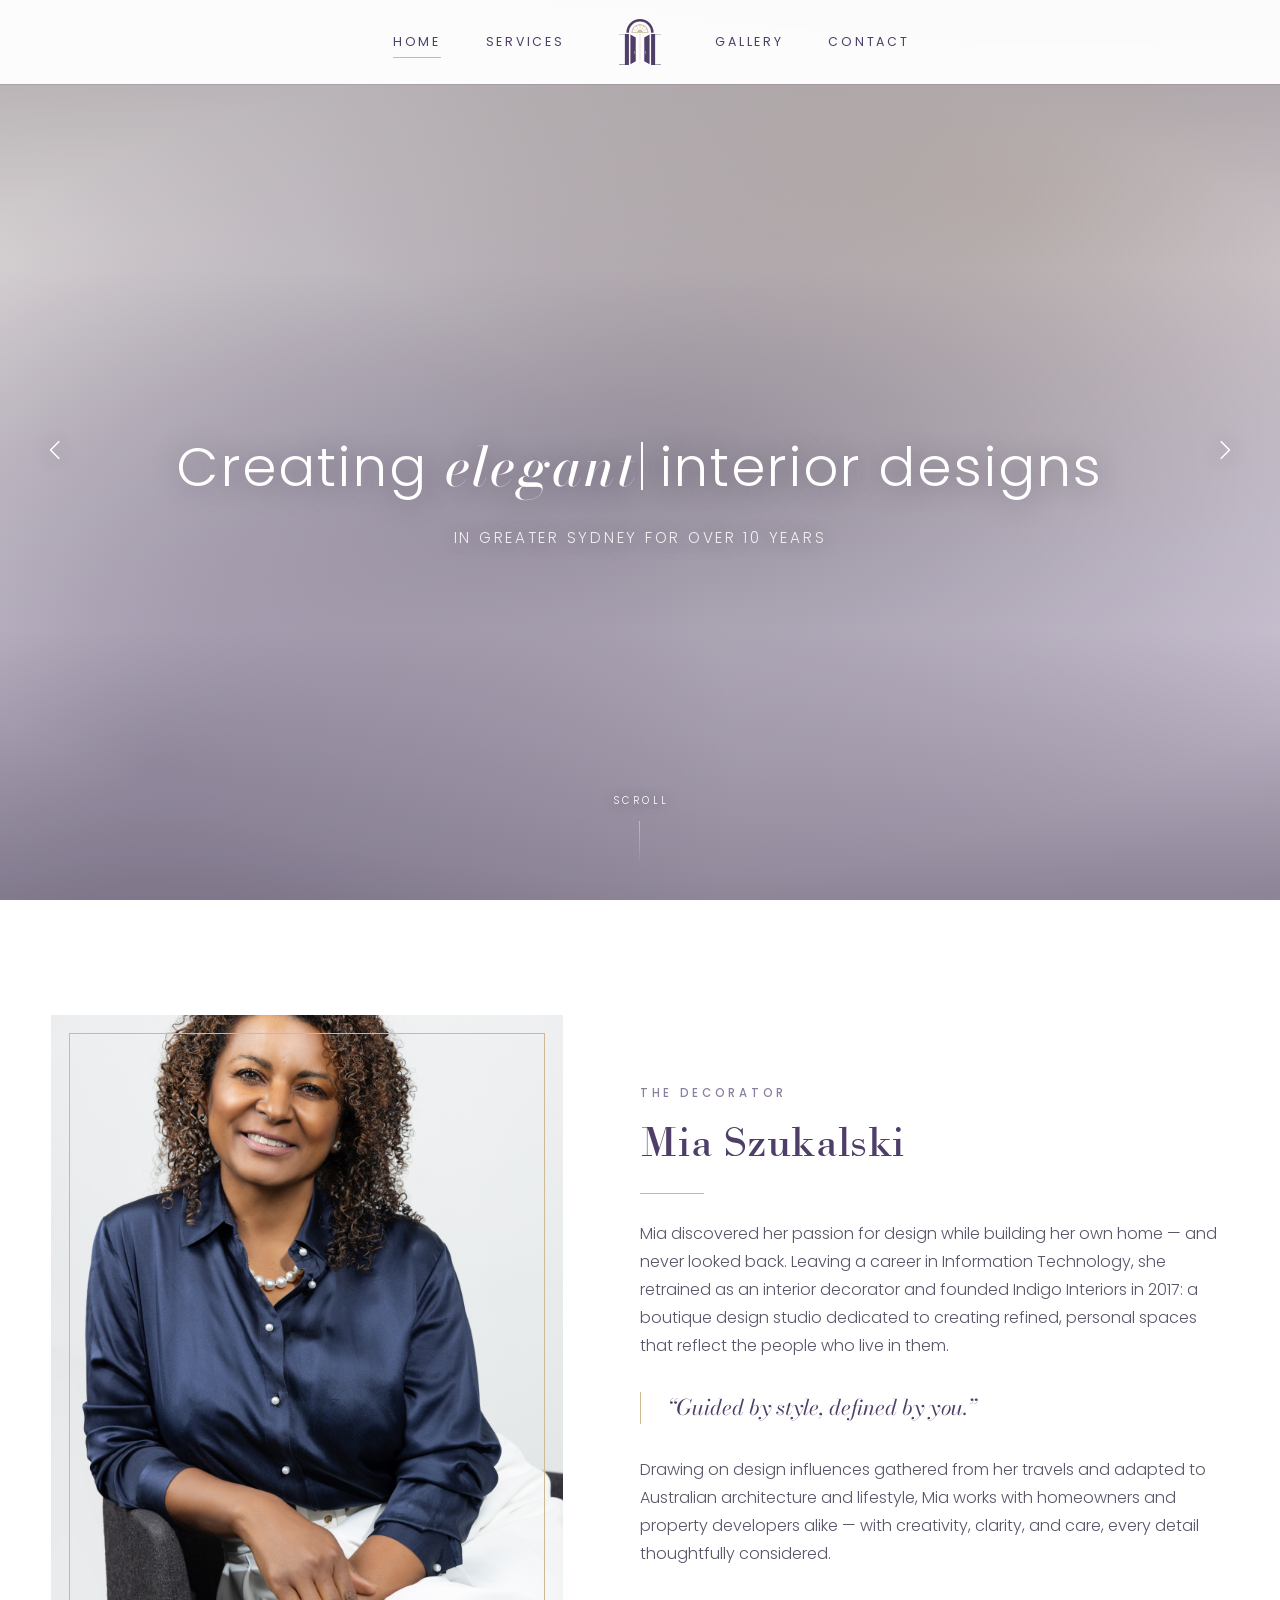
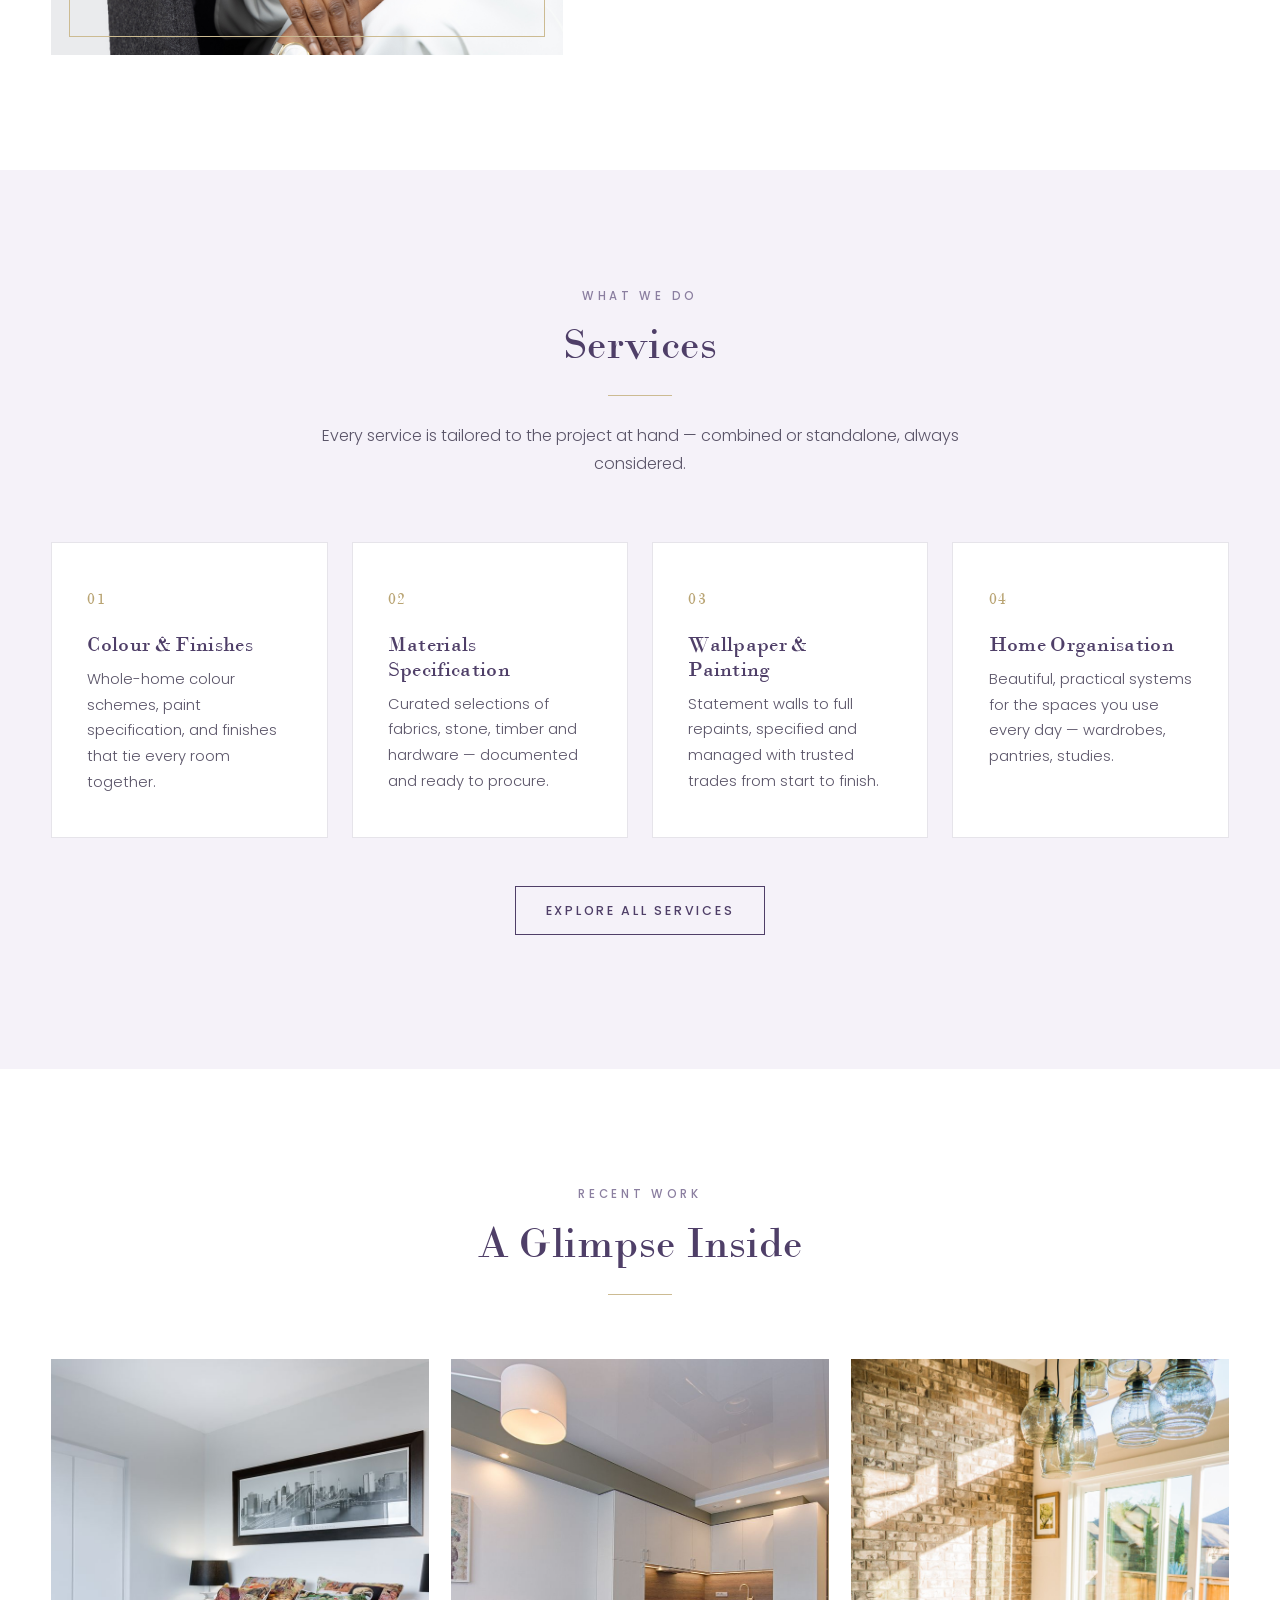
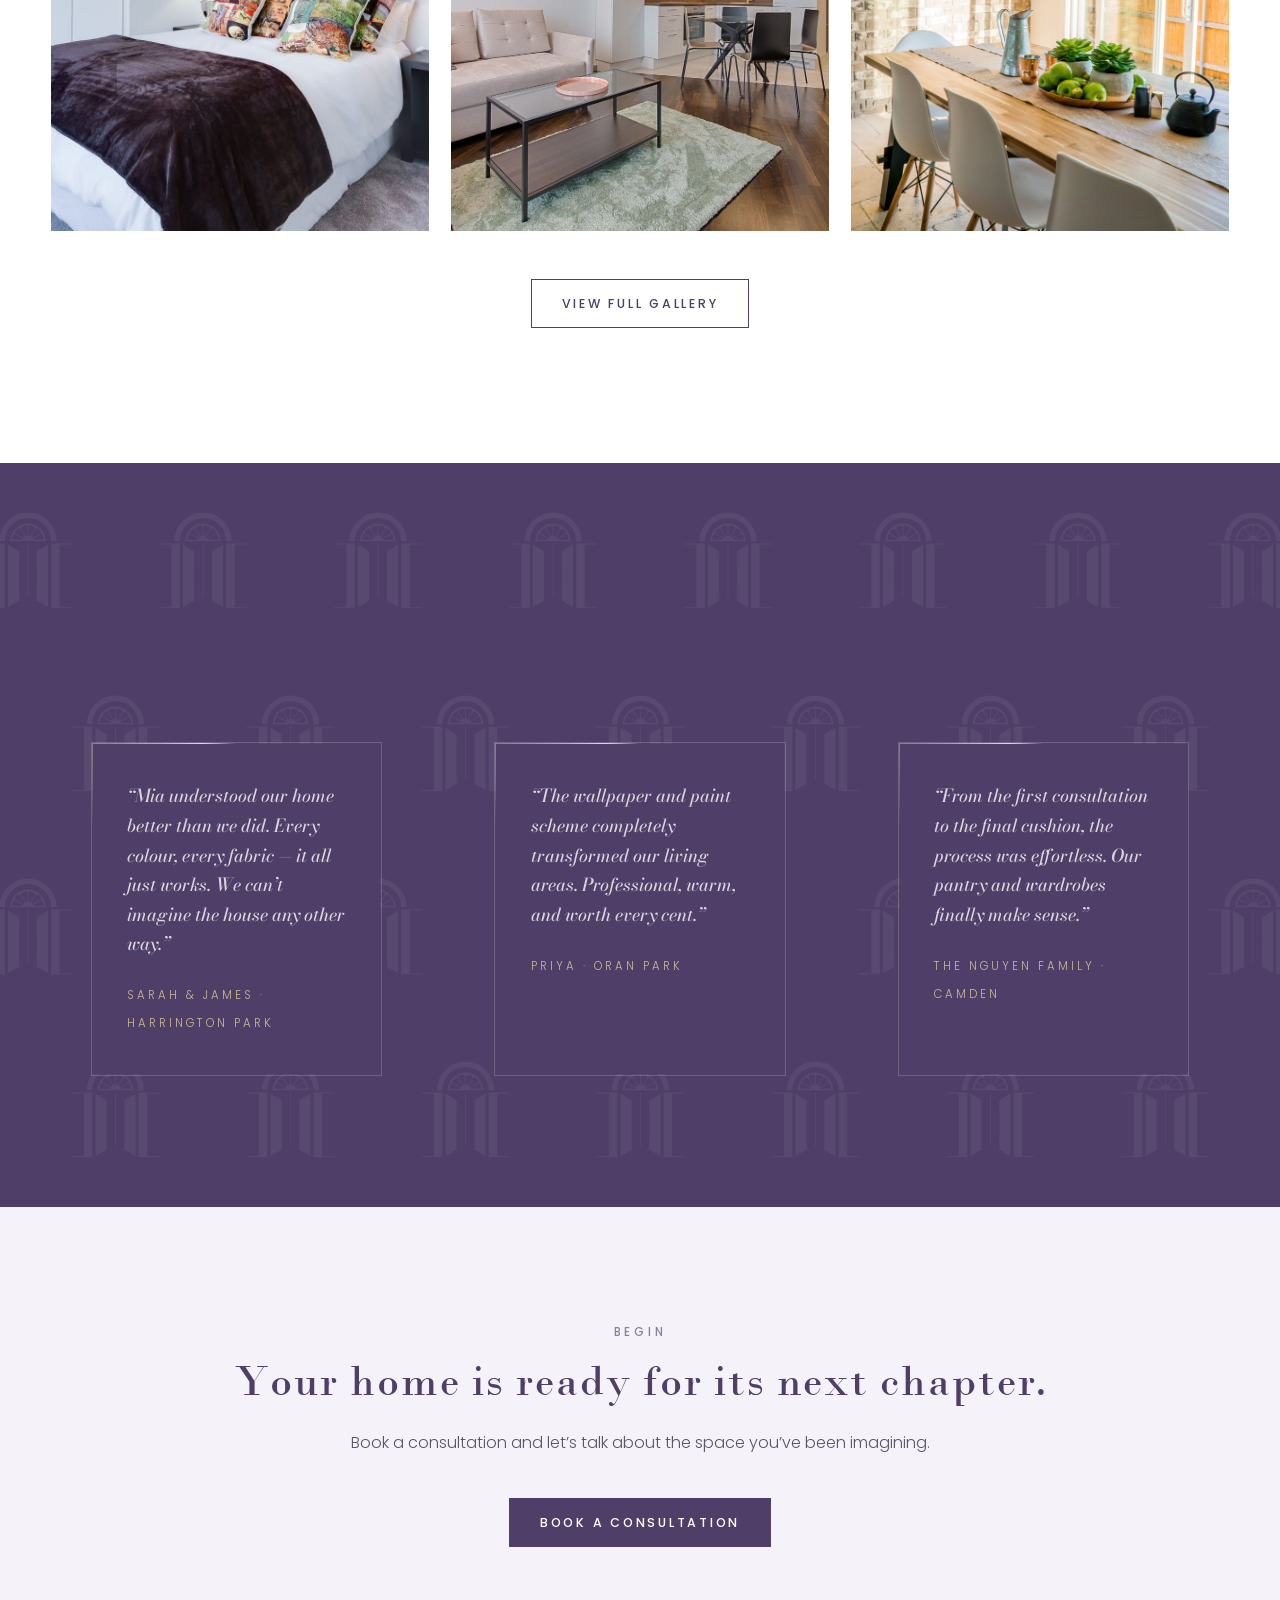
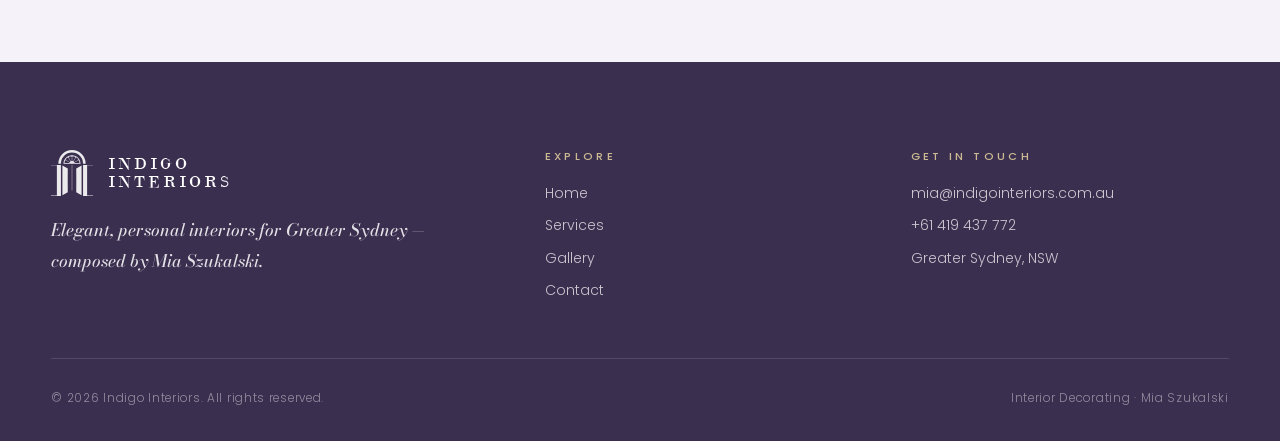
<file: index.html>
<!DOCTYPE html>
<html lang="en" class="reveal-active">
<head>
<meta charset="utf-8">
<meta name="viewport" content="width=device-width, initial-scale=1">
<title>Indigo Interiors — Interior Decorating, Greater Sydney</title>
<meta name="description" content="Indigo Interiors is the studio of renowned interior decorator Mia Szukalski, creating elegant, personal interiors across Greater Sydney.">
<!-- SEO: domain is indigointeriors.com.au (also in sitemap.xml, robots.txt,
     and the og:/canonical tags on every page) -->
<link rel="canonical" href="https://indigointeriors.com.au/">
<meta property="og:type" content="website">
<meta property="og:site_name" content="Indigo Interiors">
<meta property="og:title" content="Indigo Interiors — Interior Decorating, Greater Sydney">
<meta property="og:description" content="Elegant, personal interiors across Greater Sydney — the studio of interior decorator Mia Szukalski.">
<meta property="og:url" content="https://indigointeriors.com.au/">
<meta property="og:image" content="https://indigointeriors.com.au/assets/img/hero.jpg">
<meta name="twitter:card" content="summary_large_image">
<script type="application/ld+json">
{
  "@context": "https://schema.org",
  "@type": "ProfessionalService",
  "name": "Indigo Interiors",
  "description": "Boutique interior decorating studio creating refined, personal spaces across Greater Sydney.",
  "url": "https://indigointeriors.com.au/",
  "image": "https://indigointeriors.com.au/assets/img/hero.jpg",
  "logo": "https://indigointeriors.com.au/assets/Indigo-mark.svg",
  "email": "mia@indigointeriors.com.au",
  "telephone": "+61419437772",
  "founder": { "@type": "Person", "name": "Mia Szukalski" },
  "foundingDate": "2017",
  "areaServed": { "@type": "Place", "name": "Greater Sydney, NSW, Australia" },
  "address": { "@type": "PostalAddress", "addressRegion": "NSW", "addressCountry": "AU" },
  "priceRange": "$$",
  "knowsAbout": [
    "Interior decorating",
    "Colour and finishes selection",
    "Materials specification",
    "Wallpaper and feature walls",
    "Home organisation",
    "Interior styling"
  ],
  "sameAs": [
    "https://www.instagram.com/indigo.interiors_/"
  ]
}
</script>
<link rel="icon" type="image/svg+xml" href="assets/Indigo-mark.svg">
<link rel="preconnect" href="https://fonts.googleapis.com">
<link rel="preconnect" href="https://fonts.gstatic.com" crossorigin>
<!-- Poppins (body) + Bodoni Moda ITALIC only (OFL). Romans are Bodidota,
     self-hosted from assets/; see css/style.css header. -->
<link href="https://fonts.googleapis.com/css2?family=Poppins:ital,wght@0,300;0,400;0,500;1,300&family=Bodoni+Moda:ital,opsz,wght@1,6..96,400..600&display=swap" rel="stylesheet">
<link rel="stylesheet" href="css/style.css">
<noscript>
  <style>
    html.reveal-active .fade-on-reveal { opacity: 1 !important; transform: none !important; }
    html.reveal-active .site-header { opacity: 1 !important; transform: none !important; }
    #ovl { display: none !important; }
  </style>
</noscript>
</head>
<body>

<!-- ===== Header ===== -->
<header class="site-header">
  <div class="container header-grid">
    <nav class="nav nav--left" aria-label="Primary">
      <a href="index.html" aria-current="page">Home</a>
      <a href="services.html">Services</a>
    </nav>
    <a class="brand" href="index.html?reveal=1" aria-label="Indigo Interiors home — plays the intro">
      <img class="brand__mark" src="assets/Indigo-mark.svg" alt="Indigo Interiors">
    </a>
    <nav class="nav nav--right" aria-label="Primary">
      <a href="gallery.html">Gallery</a>
      <a href="contact.html">Contact</a>
    </nav>
    <button class="nav-toggle" aria-label="Menu" aria-expanded="false">
      <span></span><span></span><span></span>
    </button>
    <nav class="mobile-nav" aria-label="Primary">
      <a href="index.html" aria-current="page">Home</a>
      <a href="services.html">Services</a>
      <a href="gallery.html">Gallery</a>
      <a href="contact.html">Contact</a>
    </nav>
  </div>
</header>

<main>

  <!-- ===== Hero ===== -->
  <section class="hero">
    <!-- This backdrop is also the backdrop of the logo reveal (the overlay is
         transparent), so it carries no fade-on-reveal. The slideshow strip
         fades in ~3s after load and crossfades between interiors every 12s. -->
    <div class="hero__media">
      <div class="hero__ph"></div>
      <div class="hero__slides">
        <!-- Temporary stock photos (Pexels) — swap srcs for real photography.
             First slide is the whitest image so the indigo reveal animation
             stays readable as the backdrop fades in beneath it. -->
        <img class="hero__slide is-active" src="assets/img/hero-2.jpg" alt="">
        <img class="hero__slide" src="assets/img/hero.jpg" alt="">
        <img class="hero__slide" src="assets/img/hero-3.jpg" alt="">
        <img class="hero__slide" src="assets/img/hero-4.jpg" alt="">
      </div>
      <!-- white wash while the reveal plays; swaps for the dark shade
           (body.revealed) once the images go full-opacity -->
      <div class="hero__scrim"></div>
      <div class="hero__shade"></div>
    </div>
    <div class="container">
      <div class="hero__inner">
        <h1 class="hero__title fade-on-reveal" style="--d:.3s">Creating
          <span class="hero__typed"><span id="typedWord">elegant</span><span class="hero__caret"></span></span>
          interior designs</h1>
        <p class="hero__sub fade-on-reveal" style="--d:.55s">in Greater Sydney for over 10 years</p>
      </div>
    </div>
    <!-- slide arrows — tablet/desktop only (hidden on mobile via CSS) -->
    <button class="hero__arrow hero__arrow--prev fade-on-reveal" style="--d:.9s" aria-label="Previous image">
      <svg viewBox="0 0 24 24" width="26" height="26" fill="none" stroke="currentColor" stroke-width="1.4"><path d="M15 4 L7 12 L15 20"/></svg>
    </button>
    <button class="hero__arrow hero__arrow--next fade-on-reveal" style="--d:.9s" aria-label="Next image">
      <svg viewBox="0 0 24 24" width="26" height="26" fill="none" stroke="currentColor" stroke-width="1.4"><path d="M9 4 L17 12 L9 20"/></svg>
    </button>
    <div class="scroll-hint fade-on-reveal" style="--d:.8s">Scroll</div>
  </section>

  <!-- ===== About Mia ===== -->
  <section class="section">
    <div class="container">
      <div class="about-grid">
        <div class="portrait-frame" data-reveal>
          <img class="ph__photo" src="assets/img/portrait.jpg" alt="Mia Szukalski">
        </div>
        <div>
          <p class="eyebrow" data-reveal>The Decorator</p>
          <h2 data-reveal>Mia Szukalski</h2>
          <hr class="rule" data-reveal>
          <p data-reveal>Mia discovered her passion for design while building her own home — and never looked back. Leaving a career in Information Technology, she retrained as an interior decorator and founded Indigo Interiors in 2017: a boutique design studio dedicated to creating refined, personal spaces that reflect the people who live in them.</p>
          <blockquote class="pull" data-reveal>“Guided by style, defined by you.”</blockquote>
          <p data-reveal>Drawing on design influences gathered from her travels and adapted to Australian architecture and lifestyle, Mia works with homeowners and property developers alike — with creativity, clarity, and care, every detail thoughtfully considered.</p>
        </div>
      </div>
    </div>
  </section>

  <!-- ===== Services preview ===== -->
  <section class="section section--mist">
    <div class="container">
      <div class="section-head section-head--center">
        <p class="eyebrow" data-reveal>What We Do</p>
        <h2 data-reveal>Services</h2>
        <hr class="rule rule--center" data-reveal>
        <p data-reveal>Every service is tailored to the project at hand — combined or standalone, always considered.</p>
      </div>
      <div class="card-grid">
        <article class="card" data-reveal style="--d:0s">
          <span class="card__num">01</span>
          <h3>Colour &amp; Finishes</h3>
          <p>Whole-home colour schemes, paint specification, and finishes that tie every room together.</p>
        </article>
        <article class="card" data-reveal style="--d:.1s">
          <span class="card__num">02</span>
          <h3>Materials Specification</h3>
          <p>Curated selections of fabrics, stone, timber and hardware — documented and ready to procure.</p>
        </article>
        <article class="card" data-reveal style="--d:.2s">
          <span class="card__num">03</span>
          <h3>Wallpaper &amp; Painting</h3>
          <p>Statement walls to full repaints, specified and managed with trusted trades from start to finish.</p>
        </article>
        <article class="card" data-reveal style="--d:.3s">
          <span class="card__num">04</span>
          <h3>Home Organisation</h3>
          <p>Beautiful, practical systems for the spaces you use every day — wardrobes, pantries, studies.</p>
        </article>
      </div>
      <p class="text-center" style="margin-top:3rem" data-reveal>
        <a class="btn" href="services.html">Explore All Services</a>
      </p>
    </div>
  </section>

  <!-- ===== Featured work strip ===== -->
  <section class="section">
    <div class="container">
      <div class="section-head section-head--center">
        <p class="eyebrow" data-reveal>Recent Work</p>
        <h2 data-reveal>A Glimpse Inside</h2>
        <hr class="rule rule--center" data-reveal>
      </div>
      <!-- First 3 projects from assets/projects/, rendered by js/projects.js;
           each tile links to its project page -->
      <div class="gallery-grid" data-projects-featured="3"></div>
      <p class="text-center" style="margin-top:3rem" data-reveal>
        <a class="btn" href="gallery.html">View Full Gallery</a>
      </p>
    </div>
  </section>

  <!-- ===== Testimonials ===== -->
  <!-- section--pattern lays a faint repeat of the logo mark over the
       background (assets/pattern-mark.svg). Trial — remove the class to
       drop it; see "Patterned section" in css/style.css. -->
  <section class="section section--indigo section--pattern">
    <div class="container">
      <div class="section-head section-head--center">
        <p class="eyebrow" data-reveal>Kind Words</p>
        <h2 data-reveal>From Our Clients</h2>
      </div>
      <!-- Rendered from assets/content/testimonials.json by js/main.js so
           Mia can edit the words in Indigo Studio. The three below are the
           fallback: they show if the JSON cannot be read (no JavaScript, or
           the page opened straight from disk), so the section is never
           empty. Edit the JSON, not these — the JSON wins whenever it
           loads. -->
      <div class="testimonial-grid" data-testimonials>
        <blockquote class="testimonial" data-reveal style="--d:0s">
          <p>“Mia understood our home better than we did. Every colour, every fabric — it all just works. We can’t imagine the house any other way.”</p>
          <cite>Sarah &amp; James · Harrington Park</cite>
        </blockquote>
        <blockquote class="testimonial" data-reveal style="--d:.12s">
          <p>“The wallpaper and paint scheme completely transformed our living areas. Professional, warm, and worth every cent.”</p>
          <cite>Priya · Oran Park</cite>
        </blockquote>
        <blockquote class="testimonial" data-reveal style="--d:.24s">
          <p>“From the first consultation to the final cushion, the process was effortless. Our pantry and wardrobes finally make sense.”</p>
          <cite>The Nguyen Family · Camden</cite>
        </blockquote>
      </div>
    </div>
  </section>

  <!-- ===== CTA ===== -->
  <section class="section section--sand cta-band">
    <div class="container--narrow">
      <p class="eyebrow" data-reveal>Begin</p>
      <h2 data-reveal>Your home is ready for its next chapter.</h2>
      <p data-reveal>Book a consultation and let’s talk about the space you’ve been imagining.</p>
      <a class="btn btn--solid" href="contact.html" data-reveal>Book a Consultation</a>
    </div>
  </section>

</main>

<!-- ===== Footer ===== -->
<footer class="site-footer">
  <div class="container">
    <div class="footer-grid">
      <div>
        <a class="brand" href="index.html">
          <img class="brand__mark" src="assets/Indigo-mark.svg" alt="">
          <span class="brand__name">INDIGO<br>INTERIORS</span>
        </a>
        <p class="footer-tagline">Elegant, personal interiors for Greater Sydney — composed by Mia Szukalski.</p>
      </div>
      <div>
        <h4>Explore</h4>
        <ul>
          <li><a href="index.html">Home</a></li>
          <li><a href="services.html">Services</a></li>
          <li><a href="gallery.html">Gallery</a></li>
          <li><a href="contact.html">Contact</a></li>
        </ul>
      </div>
      <div>
        <h4>Get in Touch</h4>
        <ul>
          <li><a href="mailto:mia@indigointeriors.com.au">mia@indigointeriors.com.au</a></li>
          <li><a href="tel:+61419437772">+61 419 437 772</a></li>
          <li>Greater Sydney, NSW</li>
        </ul>
      </div>
    </div>
    <div class="footer-bottom">
      <span>© <span id="year"></span> Indigo Interiors. All rights reserved.</span>
      <span>Interior Decorating · Mia Szukalski</span>
    </div>
  </div>
</footer>

<!-- ===== Logo reveal overlay ===== -->
<!-- Transparent overlay: the animation plays directly over the hero's own
     background, so there is no white flash — the overlay simply crossfades
     into the identical, statically-positioned hero logo underneath. -->
<div id="ovl" style="position:fixed; inset:0; background:transparent; z-index:500; overflow:hidden; display:flex; align-items:center; justify-content:center;">
  <div id="stageOuter" style="flex:0 0 auto; position:relative;">
    <div id="stage" style="position:relative; width:1006.75px; height:1097.71px;">

      <svg viewBox="0 0 1006.75 1097.71" width="1006.75" height="1097.71" style="position:absolute; left:0; top:0; overflow:visible; transform:scale(0.985); transform-origin:503.37px 726.35px;" xmlns="http://www.w3.org/2000/svg">
        <!-- arch (draws from right) -->
        <path id="archP" d="M903.54,370.87C903.54,206.58,770.91,73.64,607,73.64S310.46,206.58,310.46,370.87" transform="translate(-103.63 -42.64)" fill="none" stroke="#4f3f68" stroke-miterlimit="10" stroke-width="62" stroke-dasharray="950 950" stroke-dashoffset="950"></path>
        <!-- fanlight (hidden until its reveal, wipes in left-to-right) -->
        <clipPath id="fanClip"><rect id="fanClipR" x="295" y="110" width="0" height="230"></rect></clipPath>
        <g id="fanG" opacity="0" clip-path="url(#fanClip)">
          <path d="M602.59,370.86H811.3c0-112.83-91.47-204.3-204.3-204.3S402.7,258,402.7,370.86H602.26l.08.15Zm-74.21-146,5.38-20.08a192.78,192.78,0,0,1,53.71-13.17L602.78,207v99.28a64.23,64.23,0,0,0-23.84,6.22Zm157.68-.1-50.7,87.81a64.28,64.28,0,0,0-23.58-6.33V206.45l14.79-14.79A192.59,192.59,0,0,1,680.76,205ZM669.31,353.19a64,64,0,0,0-4.18-10.91l91.54-52.85,17.39,4.66a148.69,148.69,0,0,1,12.24,59.1Zm87.79-88.9-4.6,17.15L660.6,334.5a65.1,65.1,0,0,0-17.44-17.38l50.74-87.89,21.2-5.68A171,171,0,0,1,757.1,264.29ZM499,223.46l21.44,5.74,50.66,87.74a65,65,0,0,0-17.67,17.47L462,281.61l-4.77-17.79A171.11,171.11,0,0,1,499,223.46Zm-59.15,70.77,17.74-4.76,91.3,52.71a64.08,64.08,0,0,0-4.23,11h-117A148.73,148.73,0,0,1,439.88,294.23Z" transform="translate(-103.63 -42.64)" fill="#ccbb92"></path>
        </g>
        <!-- gold seam -->
        <rect id="seamR" x="498.87" y="354.99" width="9" height="612.1" fill="#ccbb92" style="transform-origin:503.37px 354.99px; transform:scaleY(0);"></rect>
        <!-- final open doors + handles (geometry reference, unused at runtime) -->
        <g id="doorsOpenG" opacity="0">
          <polygon points="401.61 441.7 273.61 369.71 273.61 725.72 273.61 1081.71 401.61 1009.73 400.12 725.72 401.61 441.7" fill="#4f3f68"></polygon>
          <polygon points="605.14 441.7 733.14 369.71 733.14 725.72 733.14 1081.71 605.14 1009.73 606.63 725.72 605.14 441.7" fill="#4f3f68"></polygon>
          <rect x="363.07" y="763.72" width="14.67" height="65.33" fill="#ccbb92"></rect>
          <rect x="732.64" y="806.37" width="14.67" height="65.33" transform="translate(1376.31 1635.43) rotate(-180)" fill="#ccbb92"></rect>
        </g>
        <!-- pillars (the split "I"s) -->
        <g id="pillarL" opacity="0">
          <polygon points="237.83 354.99 237.83 1097.71 0 1097.71 0 1086.24 140.82 1086.24 140.82 366.46 0 366.46 0 354.99 237.83 354.99" fill="#4f3f68"></polygon>
        </g>
        <g id="pillarR" opacity="0">
          <polygon points="768.92 354.99 768.92 1097.71 1006.75 1097.71 1006.75 1086.24 865.93 1086.24 865.93 366.46 1006.75 366.46 1006.75 354.99 768.92 354.99" fill="#4f3f68"></polygon>
        </g>
      </svg>

      <!-- closed doors (HTML for real 3D swing) -->
      <div id="doorsWrap" style="position:absolute; left:0; top:0; width:1006.75px; height:1097.71px; pointer-events:none; transform:scale(0.985); transform-origin:503.37px 726.35px;">
        <div id="doorHL" style="position:absolute; left:273.61px; top:369.71px; width:229.9px; height:712px; background:#4f3f68; transform-origin:left center; transform:scaleX(0);">
          <div id="hndL" style="position:absolute; right:24px; top:394px; width:14.7px; height:65.3px; background:#ccbb92; opacity:0;"></div>
        </div>
        <div id="doorHR" style="position:absolute; left:503.47px; top:369.71px; width:229.9px; height:712px; background:#4f3f68; transform-origin:right center; transform:scaleX(0);">
          <div id="hndR" style="position:absolute; left:24px; top:394px; width:14.7px; height:65.3px; background:#ccbb92; opacity:0;"></div>
        </div>
      </div>

      <!-- Typography layer: static SVG outlines of the wordmark, generated
           from the licensed desktop font by tools/build-wordmark.js. No
           webfont is loaded — see README "Fonts & licensing". Do not hand-
           edit the block below; re-run the generator instead. -->
      <div id="textWrap" style="position:absolute; left:0; top:0; width:1006.75px; height:1097.71px; pointer-events:none;">
      <!-- BEGIN GENERATED WORDMARK (tools/build-wordmark.js) -->
      <div id="rowTop" style="position:absolute; left:0; top:0; width:4153.99px; height:770.44px; opacity:0;">
      <svg width="4153.99" height="770.44" viewBox="53.56 -751.9 4153.99 770.44" style="display:block; overflow:visible; max-width:none;" xmlns="http://www.w3.org/2000/svg" aria-hidden="true" focusable="false">
        <path id="i1T" d="M53.56-733.36L366.68-733.36L366.68-722.03L273.98-722.03L273.98-11.33L366.68-11.33L366.68 0L53.56 0L53.56-11.33L146.26-11.33L146.26-722.03L53.56-722.03L53.56-733.36Z" fill="#4f3f68"></path>
        <g id="ndigoT"><path d="M510.88-733.36L709.67-733.36L1072.23-216.30L1072.23-722.03L979.53-722.03L979.53-733.36L1176.26-733.36L1176.26-722.03L1083.56-722.03L1083.56 8.24L1075.32 8.24L614.91-646.84L614.91-11.33L708.64-11.33L708.64 0L510.88 0L510.88-11.33L603.58-11.33L603.58-722.03L510.88-722.03L510.88-733.36ZM2015.71-353.29L2015.71-353.29Q2015.71-288.40 1990.99-223.00Q1966.27-157.59 1912.71-104.03L1912.71-104.03Q1860.18-50.47 1788.08-23.18Q1715.98 4.12 1627.40 4.12L1627.40 4.12Q1598.56 4.12 1567.14 2.06Q1535.73 0 1514.10 0L1514.10 0L1310.16 0L1310.16-11.33L1402.86-11.33L1402.86-722.03L1310.16-722.03L1310.16-733.36L1505.86-733.36Q1528.52-733.36 1563.03-735.42Q1597.53-737.48 1627.40-737.48L1627.40-737.48Q1703.62-737.48 1776.24-709.67Q1848.85-681.86 1904.47-623.15L1904.47-623.15Q1960.09-565.47 1987.90-496.46Q2015.71-427.45 2015.71-353.29ZM1530.58-721L1530.58-12.36Q1556.33-10.30 1582.08-8.76Q1607.83-7.21 1633.58-7.21L1633.58-7.21Q1691.26-7.21 1735.55-26.78Q1779.84-46.35 1809.71-89.09Q1839.58-131.84 1854.52-199.31Q1869.45-266.77 1869.45-362.56L1869.45-362.56Q1869.45-469.68 1854-537.14Q1838.55-604.61 1808.68-644.78L1808.68-644.78Q1778.81-685.98 1732.98-706.07Q1687.14-726.15 1622.25-726.15L1622.25-726.15Q1612.98-726.15 1600.62-725.63Q1588.26-725.12 1573.84-724.09L1573.84-724.09Q1559.42-723.06 1548.09-722.03Q1536.76-721 1530.58-721L1530.58-721ZM2191.84-733.36L2504.96-733.36L2504.96-722.03L2412.26-722.03L2412.26-11.33L2504.96-11.33L2504.96 0L2191.84 0L2191.84-11.33L2284.54-11.33L2284.54-722.03L2191.84-722.03L2191.84-733.36ZM3183.73-706.58L3183.73-706.58Q3195.06-706.58 3201.24-710.70Q3207.42-714.82 3214.63-726.15L3214.63-726.15L3222.87-726.15L3222.87-511.91L3214.63-511.91Q3187.85-627.27 3134.29-683.92Q3080.73-740.57 3003.48-740.57L3003.48-740.57Q2905.63-740.57 2858.25-668.47L2858.25-668.47Q2811.90-597.40 2811.90-358.44L2811.90-358.44Q2811.90-283.25 2814.99-234.33Q2818.08-185.40 2823.75-152.96Q2829.41-120.51 2837.65-99.91Q2845.89-79.31 2856.19-60.77L2856.19-60.77Q2894.30 7.21 3003.48 7.21L3003.48 7.21Q3041.59 7.21 3070.43 1.54Q3099.27-4.12 3119.36-18.54Q3139.44-32.96 3149.74-57.68Q3160.04-82.40 3160.04-121.54L3160.04-121.54L3160.04-270.89L3045.71-270.89L3045.71-282.22L3381.49-282.22L3381.49-270.89L3287.76-270.89L3287.76 0L3279.52 0Q3274.37-15.45 3263.04-24.72Q3251.71-33.99 3232.14-33.99L3232.14-33.99Q3217.72-33.99 3199.70-27.30Q3181.67-20.60 3152.83-8.24L3152.83-8.24Q3123.99 4.12 3088.97 11.33Q3053.95 18.54 3010.69 18.54L3010.69 18.54Q2936.53 18.54 2872.16-7.21Q2807.78-32.96 2760.40-85.49L2760.40-85.49Q2665.64-188.49 2665.64-351.23L2665.64-351.23Q2665.64-434.66 2691.91-506.25Q2718.17-577.83 2770.70-636.54L2770.70-636.54Q2824.26-695.25 2884.52-723.58Q2944.77-751.90 3002.45-751.90L3002.45-751.90Q3032.32-751.90 3058.59-744.69Q3084.85-737.48 3107.00-729.24Q3129.14-721 3148.20-713.79Q3167.25-706.58 3183.73-706.58ZM4207.55-366.68L4207.55-366.68Q4207.55-286.34 4177.68-215.78Q4147.81-145.23 4098.37-93.22Q4048.93-41.20 3985.07-11.33Q3921.21 18.54 3853.23 18.54L3853.23 18.54Q3786.28 18.54 3722.42-10.81Q3658.56-40.17 3609.12-91.67Q3559.68-143.17 3529.30-213.72Q3498.91-284.28 3498.91-366.68L3498.91-366.68Q3498.91-449.08 3528.27-519.63Q3557.62-590.19 3607.06-641.69Q3656.50-693.19 3720.36-722.55Q3784.22-751.90 3853.23-751.90L3853.23-751.90Q3922.24-751.90 3986.10-722.55Q4049.96-693.19 4099.40-641.69Q4148.84-590.19 4178.20-519.63Q4207.55-449.08 4207.55-366.68ZM3853.23 7.21L3853.23 7.21Q3911.94 7.21 3951.08-12.88Q3990.22-32.96 4013.91-74.16L4013.91-74.16Q4027.30-96.82 4036.57-130.81Q4045.84-164.80 4050.99-203.94Q4056.14-243.08 4058.72-285.31Q4061.29-327.54 4061.29-366.68L4061.29-366.68Q4061.29-406.85 4058.72-450.11Q4056.14-493.37 4049.96-534.06Q4043.78-574.74 4033.48-609.76Q4023.18-644.78 4007.73-668.47L4007.73-668.47Q3984.04-706.58 3946.45-723.58Q3908.85-740.57 3852.20-740.57L3852.20-740.57Q3802.76-740.57 3767.74-726.66Q3732.72-712.76 3709.03-683.92L3709.03-683.92Q3690.49-662.29 3678.65-627.27Q3666.80-592.25 3659.08-550.02Q3651.35-507.79 3648.26-460.41Q3645.17-413.03 3645.17-366.68L3645.17-366.68Q3645.17-322.39 3647.75-277.58Q3650.32-232.78 3657.02-191.58Q3663.71-150.38 3674.53-116.39Q3685.34-82.40 3700.79-60.77L3700.79-60.77Q3724.48-26.78 3761.56-9.79Q3798.64 7.21 3853.23 7.21Z" fill="#4f3f68"></path></g>
      </svg>
      </div>
      <div id="rowBot" style="position:absolute; left:0; top:0; width:6229.44px; height:770.44px; opacity:0;">
      <svg width="6229.44" height="770.44" viewBox="53.56 -751.9 6229.44 770.44" style="display:block; overflow:visible; max-width:none;" xmlns="http://www.w3.org/2000/svg" aria-hidden="true" focusable="false">
        <g id="interT"><path d="M53.56-733.36L366.68-733.36L366.68-722.03L273.98-722.03L273.98-11.33L366.68-11.33L366.68 0L53.56 0L53.56-11.33L146.26-11.33L146.26-722.03L53.56-722.03L53.56-733.36ZM510.88-733.36L709.67-733.36L1072.23-216.30L1072.23-722.03L979.53-722.03L979.53-733.36L1176.26-733.36L1176.26-722.03L1083.56-722.03L1083.56 8.24L1075.32 8.24L614.91-646.84L614.91-11.33L708.64-11.33L708.64 0L510.88 0L510.88-11.33L603.58-11.33L603.58-722.03L510.88-722.03L510.88-733.36ZM1291.62-733.36L1930.22-733.36L1930.22-486.16L1921.98-486.16Q1901.38-603.58 1839.07-662.81Q1776.75-722.03 1686.11-722.03L1686.11-722.03L1674.78-722.03L1674.78-11.33L1767.48-11.33L1767.48 0L1454.36 0L1454.36-11.33L1547.06-11.33L1547.06-722.03L1534.70-722.03Q1440.97-722.03 1379.17-659.72Q1317.37-597.40 1299.86-486.16L1299.86-486.16L1291.62-486.16L1291.62-733.36ZM2049.70-733.36L2597.66-733.36L2597.66-556.20L2589.42-556.20Q2572.94-603.58 2551.31-635.51Q2529.68-667.44 2502.90-687.01Q2476.12-706.58 2444.70-714.31Q2413.29-722.03 2377.24-722.03L2377.24-722.03L2270.12-722.03L2270.12-384.19L2293.81-384.19Q2333.98-384.19 2362.31-394.49Q2390.63-404.79 2409.17-423.85Q2427.71-442.90 2438.01-469.17Q2448.31-495.43 2451.40-527.36L2451.40-527.36L2459.64-527.36L2459.64-226.60L2451.40-226.60Q2444.19-296.64 2407.11-334.75Q2370.03-372.86 2290.72-372.86L2290.72-372.86L2270.12-372.86L2270.12-11.33L2427.71-11.33Q2511.14-11.33 2563.67-57.68Q2616.20-104.03 2649.16-206L2649.16-206L2657.40-206L2657.40 0L2049.70 0L2049.70-11.33L2142.40-11.33L2142.40-722.03L2049.70-722.03L2049.70-733.36ZM3375.31-547.96L3375.31-547.96Q3375.31-489.25 3325.87-448.56Q3276.43-407.88 3193-389.34L3193-389.34L3193-385.22Q3242.44-376.98 3281.58-363.07Q3320.72-349.17 3346.47-325.48L3346.47-325.48Q3361.92-311.06 3372.74-294.58Q3383.55-278.10 3390.25-255.44Q3396.94-232.78 3400.03-201.88Q3403.12-170.98 3403.12-126.69L3403.12-126.69Q3403.12-88.58 3406.73-64.89Q3410.33-41.20 3417.54-28.32Q3424.75-15.45 3435.57-11.33Q3446.38-7.21 3461.83-7.21L3461.83-7.21Q3478.31-7.21 3490.16-12.36Q3502-17.51 3519.51-31.93L3519.51-31.93L3527.75-20.60Q3506.12-4.12 3486.55 2.06Q3466.98 8.24 3435.05 8.24L3435.05 8.24Q3394.88 8.24 3363.47-1.54Q3332.05-11.33 3310.42-33.48Q3288.79-55.62 3276.95-91.16Q3265.10-126.69 3265.10-179.22L3265.10-179.22Q3265.10-222.48 3263.56-251.84Q3262.01-281.19 3257.89-300.25Q3253.77-319.30 3248.11-330.63Q3242.44-341.96 3233.17-350.20L3233.17-350.20Q3202.27-380.07 3143.56-380.07L3143.56-380.07L3027.17-380.07L3027.17-11.33L3120.90-11.33L3120.90 0L2806.75 0L2806.75-11.33L2899.45-11.33L2899.45-722.03L2806.75-722.03L2806.75-733.36L2993.18-733.36Q3014.81-733.36 3046.23-735.42Q3077.64-737.48 3105.45-737.48L3105.45-737.48Q3162.10-737.48 3211.54-725.12Q3260.98-712.76 3297.03-688.56Q3333.08-664.35 3354.20-628.82Q3375.31-593.28 3375.31-547.96ZM3027.17-721L3027.17-391.40L3143.56-391.40Q3193-391.40 3217.72-427.97Q3242.44-464.53 3242.44-547.96L3242.44-547.96Q3242.44-726.15 3104.42-726.15L3104.42-726.15Q3087.94-726.15 3064.25-724.09Q3040.56-722.03 3027.17-721L3027.17-721Z" fill="#4f3f68"></path></g>
        <path id="i2T" d="M3631.78-733.36L3944.90-733.36L3944.90-722.03L3852.20-722.03L3852.20-11.33L3944.90-11.33L3944.90 0L3631.78 0L3631.78-11.33L3724.48-11.33L3724.48-722.03L3631.78-722.03L3631.78-733.36Z" fill="#4f3f68"></path>
        <g id="orsT"><path d="M4814.22-366.68L4814.22-366.68Q4814.22-286.34 4784.35-215.78Q4754.48-145.23 4705.04-93.22Q4655.60-41.20 4591.74-11.33Q4527.88 18.54 4459.90 18.54L4459.90 18.54Q4392.95 18.54 4329.09-10.81Q4265.23-40.17 4215.79-91.67Q4166.35-143.17 4135.97-213.72Q4105.58-284.28 4105.58-366.68L4105.58-366.68Q4105.58-449.08 4134.94-519.63Q4164.29-590.19 4213.73-641.69Q4263.17-693.19 4327.03-722.55Q4390.89-751.90 4459.90-751.90L4459.90-751.90Q4528.91-751.90 4592.77-722.55Q4656.63-693.19 4706.07-641.69Q4755.51-590.19 4784.86-519.63Q4814.22-449.08 4814.22-366.68ZM4459.90 7.21L4459.90 7.21Q4518.61 7.21 4557.75-12.88Q4596.89-32.96 4620.58-74.16L4620.58-74.16Q4633.97-96.82 4643.24-130.81Q4652.51-164.80 4657.66-203.94Q4662.81-243.08 4665.39-285.31Q4667.96-327.54 4667.96-366.68L4667.96-366.68Q4667.96-406.85 4665.39-450.11Q4662.81-493.37 4656.63-534.06Q4650.45-574.74 4640.15-609.76Q4629.85-644.78 4614.40-668.47L4614.40-668.47Q4590.71-706.58 4553.11-723.58Q4515.52-740.57 4458.87-740.57L4458.87-740.57Q4409.43-740.57 4374.41-726.66Q4339.39-712.76 4315.70-683.92L4315.70-683.92Q4297.16-662.29 4285.32-627.27Q4273.47-592.25 4265.74-550.02Q4258.02-507.79 4254.93-460.41Q4251.84-413.03 4251.84-366.68L4251.84-366.68Q4251.84-322.39 4254.41-277.58Q4256.99-232.78 4263.69-191.58Q4270.38-150.38 4281.19-116.39Q4292.01-82.40 4307.46-60.77L4307.46-60.77Q4331.15-26.78 4368.23-9.79Q4405.31 7.21 4459.90 7.21ZM5533.16-547.96L5533.16-547.96Q5533.16-489.25 5483.72-448.56Q5434.28-407.88 5350.85-389.34L5350.85-389.34L5350.85-385.22Q5400.29-376.98 5439.43-363.07Q5478.57-349.17 5504.32-325.48L5504.32-325.48Q5519.77-311.06 5530.59-294.58Q5541.40-278.10 5548.10-255.44Q5554.79-232.78 5557.88-201.88Q5560.97-170.98 5560.97-126.69L5560.97-126.69Q5560.97-88.58 5564.57-64.89Q5568.18-41.20 5575.39-28.32Q5582.60-15.45 5593.41-11.33Q5604.23-7.21 5619.68-7.21L5619.68-7.21Q5636.16-7.21 5648.01-12.36Q5659.85-17.51 5677.36-31.93L5677.36-31.93L5685.60-20.60Q5663.97-4.12 5644.40 2.06Q5624.83 8.24 5592.90 8.24L5592.90 8.24Q5552.73 8.24 5521.32-1.54Q5489.90-11.33 5468.27-33.48Q5446.64-55.62 5434.80-91.16Q5422.95-126.69 5422.95-179.22L5422.95-179.22Q5422.95-222.48 5421.40-251.84Q5419.86-281.19 5415.74-300.25Q5411.62-319.30 5405.95-330.63Q5400.29-341.96 5391.02-350.20L5391.02-350.20Q5360.12-380.07 5301.41-380.07L5301.41-380.07L5185.02-380.07L5185.02-11.33L5278.75-11.33L5278.75 0L4964.60 0L4964.60-11.33L5057.30-11.33L5057.30-722.03L4964.60-722.03L4964.60-733.36L5151.03-733.36Q5172.66-733.36 5204.07-735.42Q5235.49-737.48 5263.30-737.48L5263.30-737.48Q5319.95-737.48 5369.39-725.12Q5418.83-712.76 5454.88-688.56Q5490.93-664.35 5512.05-628.82Q5533.16-593.28 5533.16-547.96ZM5185.02-721L5185.02-391.40L5301.41-391.40Q5350.85-391.40 5375.57-427.97Q5400.29-464.53 5400.29-547.96L5400.29-547.96Q5400.29-726.15 5262.27-726.15L5262.27-726.15Q5245.79-726.15 5222.10-724.09Q5198.41-722.03 5185.02-721L5185.02-721ZM6168.67-718.94L6168.67-718.94Q6182.06-718.94 6190.30-725.12Q6198.54-731.30 6202.66-747.78L6202.66-747.78L6210.90-747.78L6210.90-542.81L6202.66-542.81Q6169.70-650.96 6126.95-695.76Q6084.21-740.57 6027.56-740.57L6027.56-740.57Q6000.78-740.57 5976.57-732.33Q5952.37-724.09 5933.83-708.64Q5915.29-693.19 5903.96-670.01Q5892.63-646.84 5892.63-616.97L5892.63-616.97Q5892.63-585.04 5902.93-560.32Q5913.23-535.60 5936.92-513.97Q5960.61-492.34 6000.78-470.19Q6040.95-448.05 6099.66-422.30L6099.66-422.30Q6134.68-406.85 6162.49-392.43Q6190.30-378.01 6209.87-363.59L6209.87-363.59Q6234.59-345.05 6249.52-326.00Q6264.46-306.94 6271.67-288.40Q6278.88-269.86 6280.94-252.35Q6283-234.84 6283-220.42L6283-220.42Q6283-175.10 6263.43-132.35Q6243.86-89.61 6210.38-56.13Q6176.91-22.66 6132.62-2.06Q6088.33 18.54 6039.92 18.54L6039.92 18.54Q5999.75 18.54 5972.97 12.36Q5946.19 6.18 5925.59-1.03Q5904.99-8.24 5887.48-14.42Q5869.97-20.60 5849.37-20.60L5849.37-20.60Q5830.83-20.60 5821.56-12.88Q5812.29-5.15 5807.14 8.24L5807.14 8.24L5798.90 8.24L5798.90-252.35L5807.14-252.35Q5815.38-194.67 5837.52-147.29Q5859.67-99.91 5891.09-65.41Q5922.50-30.90 5961.13-11.85Q5999.75 7.21 6039.92 7.21L6039.92 7.21Q6074.94 7.21 6105.84-2.58Q6136.74-12.36 6159.40-30.39Q6182.06-48.41 6194.93-74.16Q6207.81-99.91 6207.81-132.87L6207.81-132.87Q6207.81-157.59 6201.63-176.13Q6195.45-194.67 6183.60-208.58Q6171.76-222.48 6155.28-233.81Q6138.80-245.14 6119.23-257.50L6119.23-257.50Q6077-282.22 6028.59-303.33Q5980.18-324.45 5928.68-353.29L5928.68-353.29Q5869.97-386.25 5846.28-425.39Q5822.59-464.53 5822.59-523.24L5822.59-523.24Q5822.59-567.53 5838.55-609.25Q5854.52-650.96 5882.84-682.38Q5911.17-713.79 5949.28-732.85Q5987.39-751.90 6031.68-751.90L6031.68-751.90Q6054.34-751.90 6074.94-746.75Q6095.54-741.60 6113.05-735.42Q6130.56-729.24 6144.98-724.09Q6159.40-718.94 6168.67-718.94Z" fill="#4f3f68"></path></g>
      </svg>
      </div>
      <!-- END GENERATED WORDMARK -->
      </div>

    </div>
  </div>
</div>

<script src="assets/projects/projects-data.js"></script>
<script src="js/reveal.js"></script>
<script src="js/main.js"></script>
<script src="js/projects.js"></script>
</body>
</html>
</file>
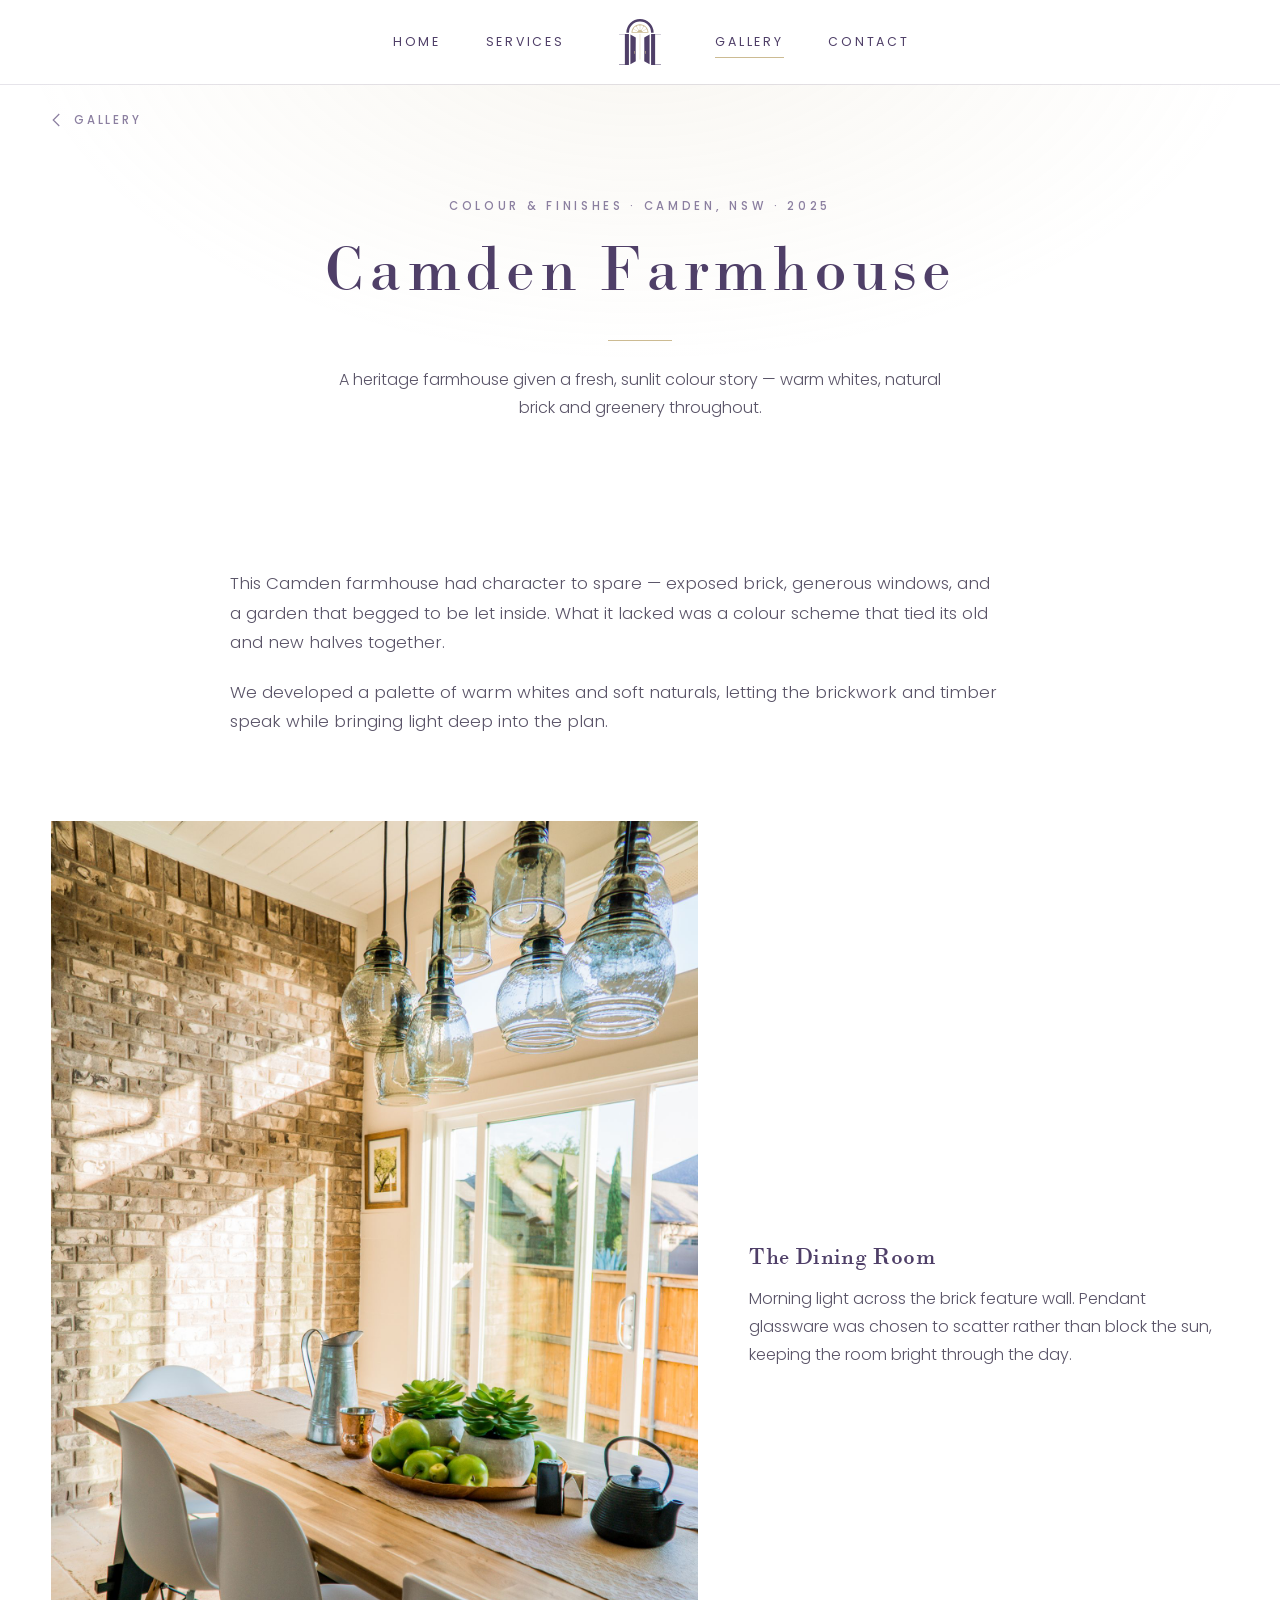
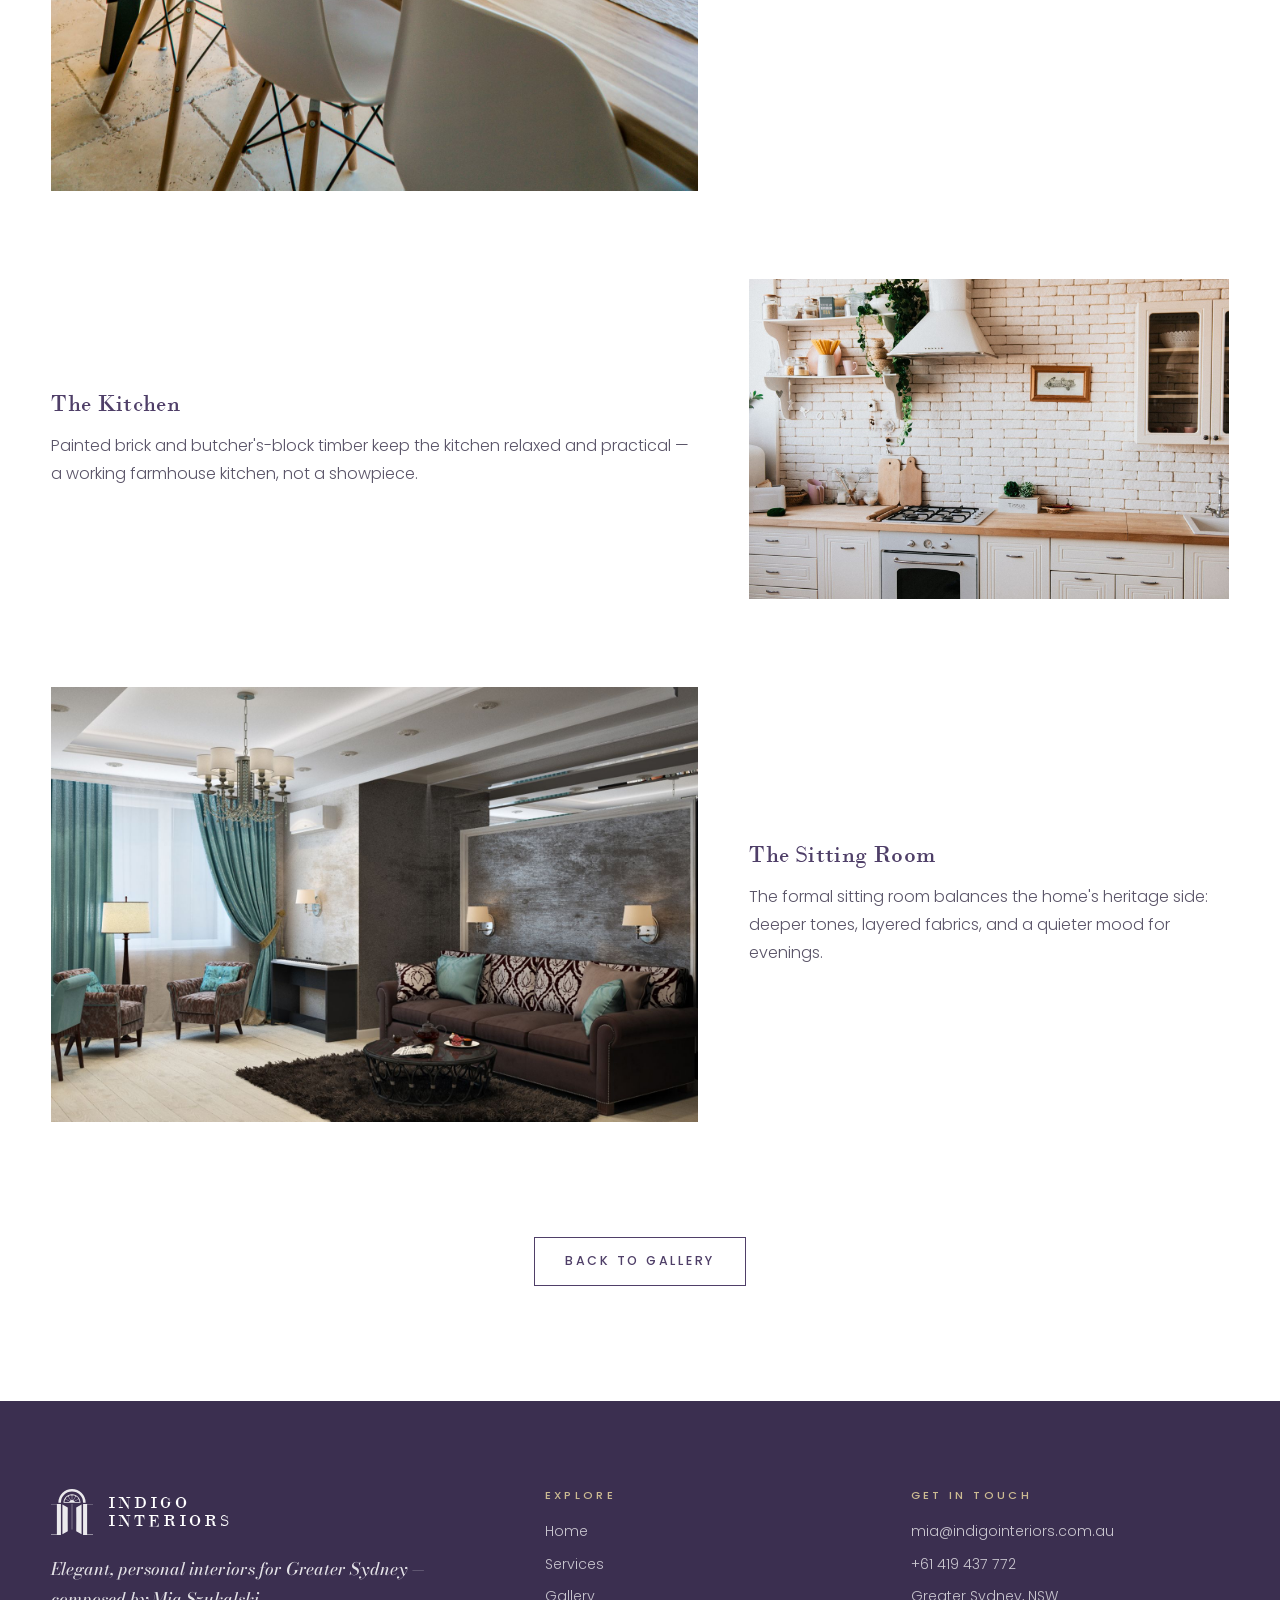
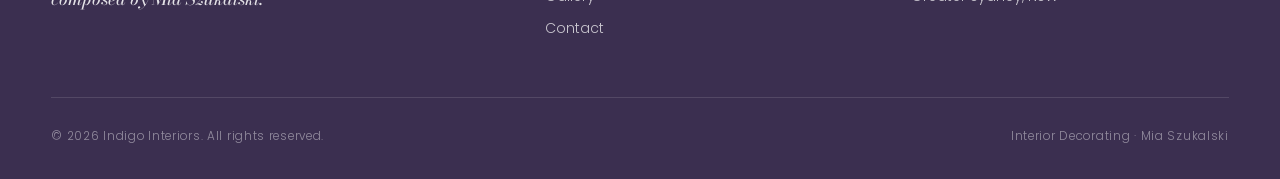
<file: projects/camden-farmhouse/index.html>
<!DOCTYPE html>
<html lang="en">
<head>
<meta charset="utf-8">
<meta name="viewport" content="width=device-width, initial-scale=1">
<title>Camden Farmhouse — Indigo Interiors</title>
<meta name="description" content="A heritage farmhouse given a fresh, sunlit colour story — warm whites, natural brick and greenery throughout.">
<link rel="canonical" href="https://indigointeriors.com.au/projects/camden-farmhouse/">
<meta property="og:type" content="article">
<meta property="og:site_name" content="Indigo Interiors">
<meta property="og:title" content="Camden Farmhouse — Indigo Interiors">
<meta property="og:description" content="A heritage farmhouse given a fresh, sunlit colour story — warm whites, natural brick and greenery throughout.">
<meta property="og:url" content="https://indigointeriors.com.au/projects/camden-farmhouse/">
<meta property="og:image" content="https://indigointeriors.com.au/assets/projects/camden-farmhouse/01-dining.jpg">
<meta name="twitter:card" content="summary_large_image">
<meta name="twitter:title" content="Camden Farmhouse — Indigo Interiors">
<meta name="twitter:description" content="A heritage farmhouse given a fresh, sunlit colour story — warm whites, natural brick and greenery throughout.">
<meta name="twitter:image" content="https://indigointeriors.com.au/assets/projects/camden-farmhouse/01-dining.jpg">
<link rel="icon" type="image/svg+xml" href="../../assets/Indigo-mark.svg">
<link rel="preconnect" href="https://fonts.googleapis.com">
<link rel="preconnect" href="https://fonts.gstatic.com" crossorigin>
<!-- Poppins (body) + Bodoni Moda ITALIC only (OFL). Romans are Bodidota,
     self-hosted from assets/; see css/style.css header. -->
<link href="https://fonts.googleapis.com/css2?family=Poppins:ital,wght@0,300;0,400;0,500;1,300&family=Bodoni+Moda:ital,opsz,wght@1,6..96,400..600&display=swap" rel="stylesheet">
<link rel="stylesheet" href="../../css/style.css">
</head>
<body>

<header class="site-header">
  <div class="container header-grid">
    <nav class="nav nav--left" aria-label="Primary">
      <a href="../../index.html">Home</a>
      <a href="../../services.html">Services</a>
    </nav>
    <a class="brand" href="../../index.html?reveal=1" aria-label="Indigo Interiors home — plays the intro">
      <img class="brand__mark" src="../../assets/Indigo-mark.svg" alt="Indigo Interiors">
    </a>
    <nav class="nav nav--right" aria-label="Primary">
      <a href="../../gallery.html" aria-current="page">Gallery</a>
      <a href="../../contact.html">Contact</a>
    </nav>
    <button class="nav-toggle" aria-label="Menu" aria-expanded="false">
      <span></span><span></span><span></span>
    </button>
    <nav class="mobile-nav" aria-label="Primary">
      <a href="../../index.html">Home</a>
      <a href="../../services.html">Services</a>
      <a href="../../gallery.html" aria-current="page">Gallery</a>
      <a href="../../contact.html">Contact</a>
    </nav>
  </div>
</header>

<!-- GENERATED by assets/projects/rebuild-project-pages.js — do not edit.
     Edit project.html (markup) or this project's project.json (content),
     then re-run the script. Body content is rendered by js/projects.js. -->
<main data-project-page></main>

<footer class="site-footer">
  <div class="container">
    <div class="footer-grid">
      <div>
        <a class="brand" href="../../index.html">
          <img class="brand__mark" src="../../assets/Indigo-mark.svg" alt="">
          <span class="brand__name">INDIGO<br>INTERIORS</span>
        </a>
        <p class="footer-tagline">Elegant, personal interiors for Greater Sydney — composed by Mia Szukalski.</p>
      </div>
      <div>
        <h4>Explore</h4>
        <ul>
          <li><a href="../../index.html">Home</a></li>
          <li><a href="../../services.html">Services</a></li>
          <li><a href="../../gallery.html">Gallery</a></li>
          <li><a href="../../contact.html">Contact</a></li>
        </ul>
      </div>
      <div>
        <h4>Get in Touch</h4>
        <ul>
          <li><a href="mailto:mia@indigointeriors.com.au">mia@indigointeriors.com.au</a></li>
          <li><a href="tel:+61419437772">+61 419 437 772</a></li>
          <li>Greater Sydney, NSW</li>
        </ul>
      </div>
    </div>
    <div class="footer-bottom">
      <span>© <span id="year"></span> Indigo Interiors. All rights reserved.</span>
      <span>Interior Decorating · Mia Szukalski</span>
    </div>
  </div>
</footer>

<script>window.INDIGO_PROJECT_SLUG = "camden-farmhouse"; window.INDIGO_BASE_PREFIX = "../../";</script>
<script src="../../assets/projects/projects-data.js"></script>
<script src="../../js/main.js"></script>
<script src="../../js/projects.js"></script>
</body>
</html>
</file>
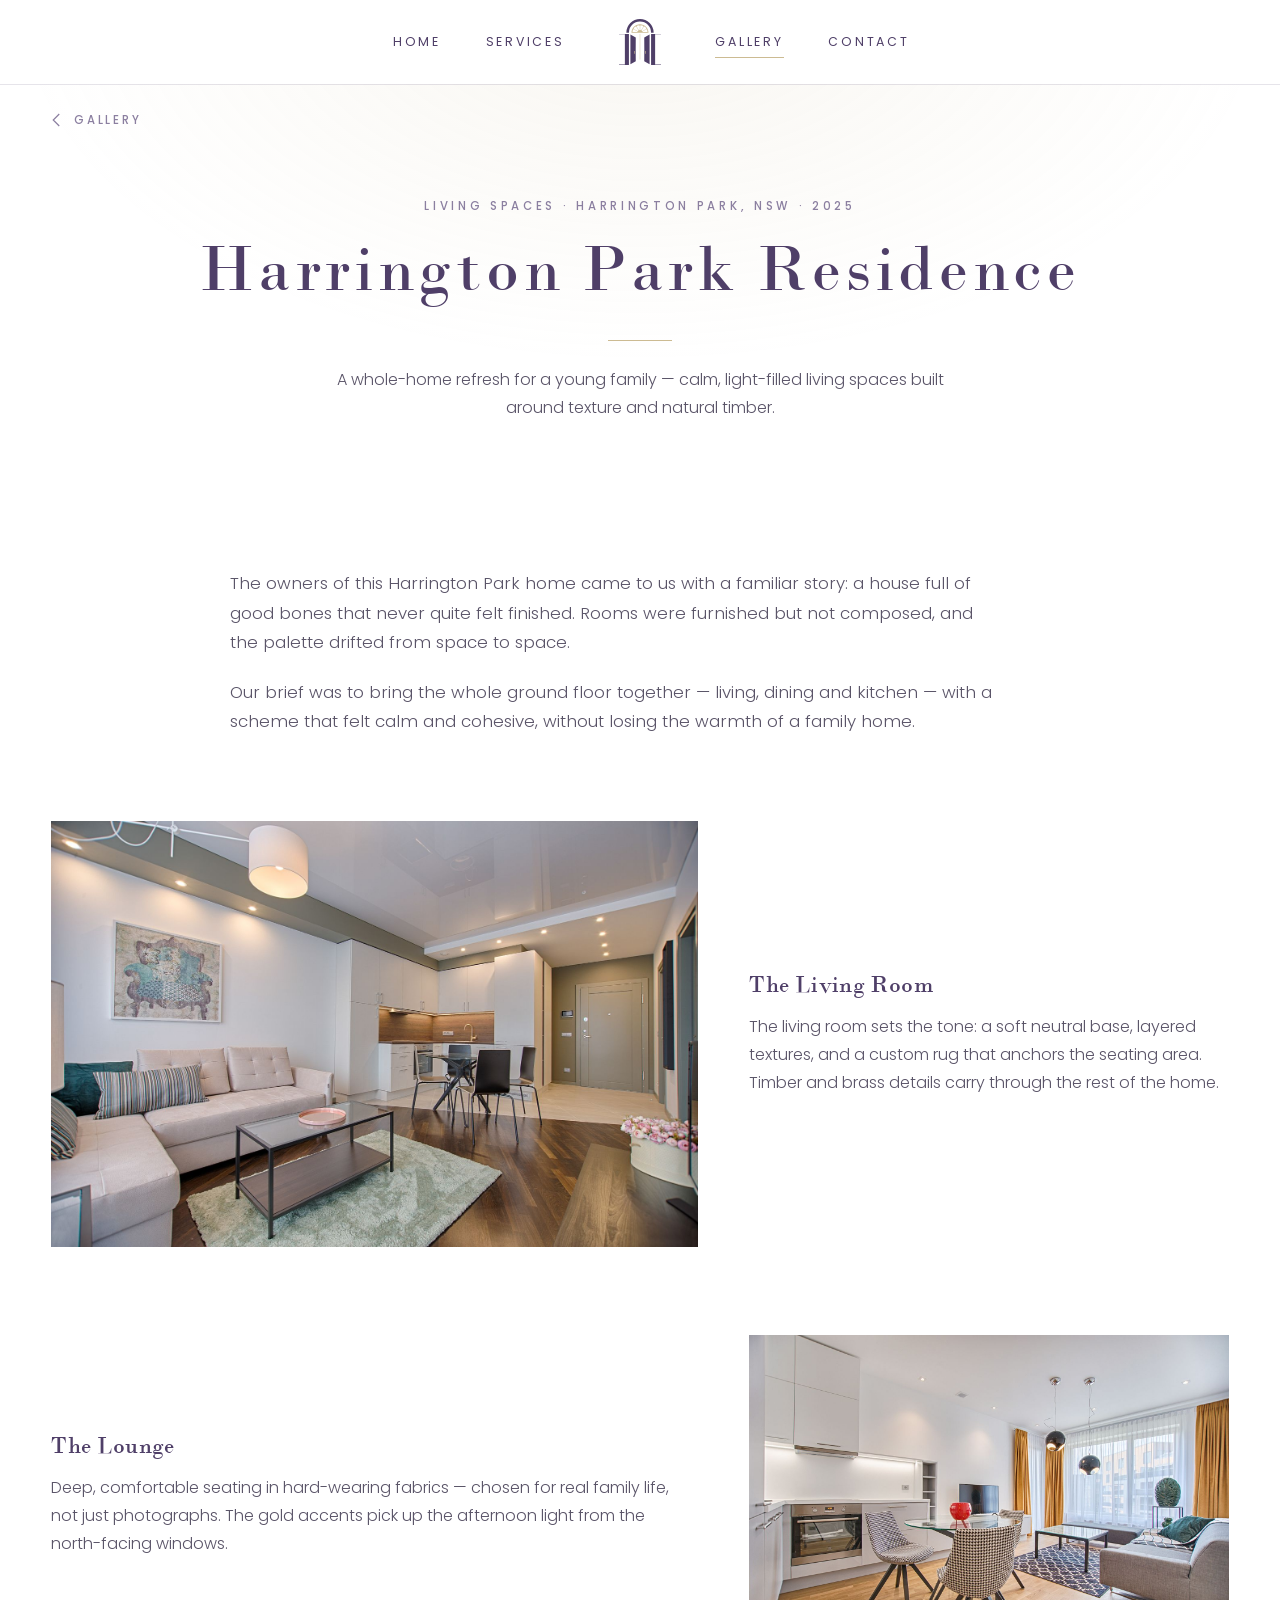
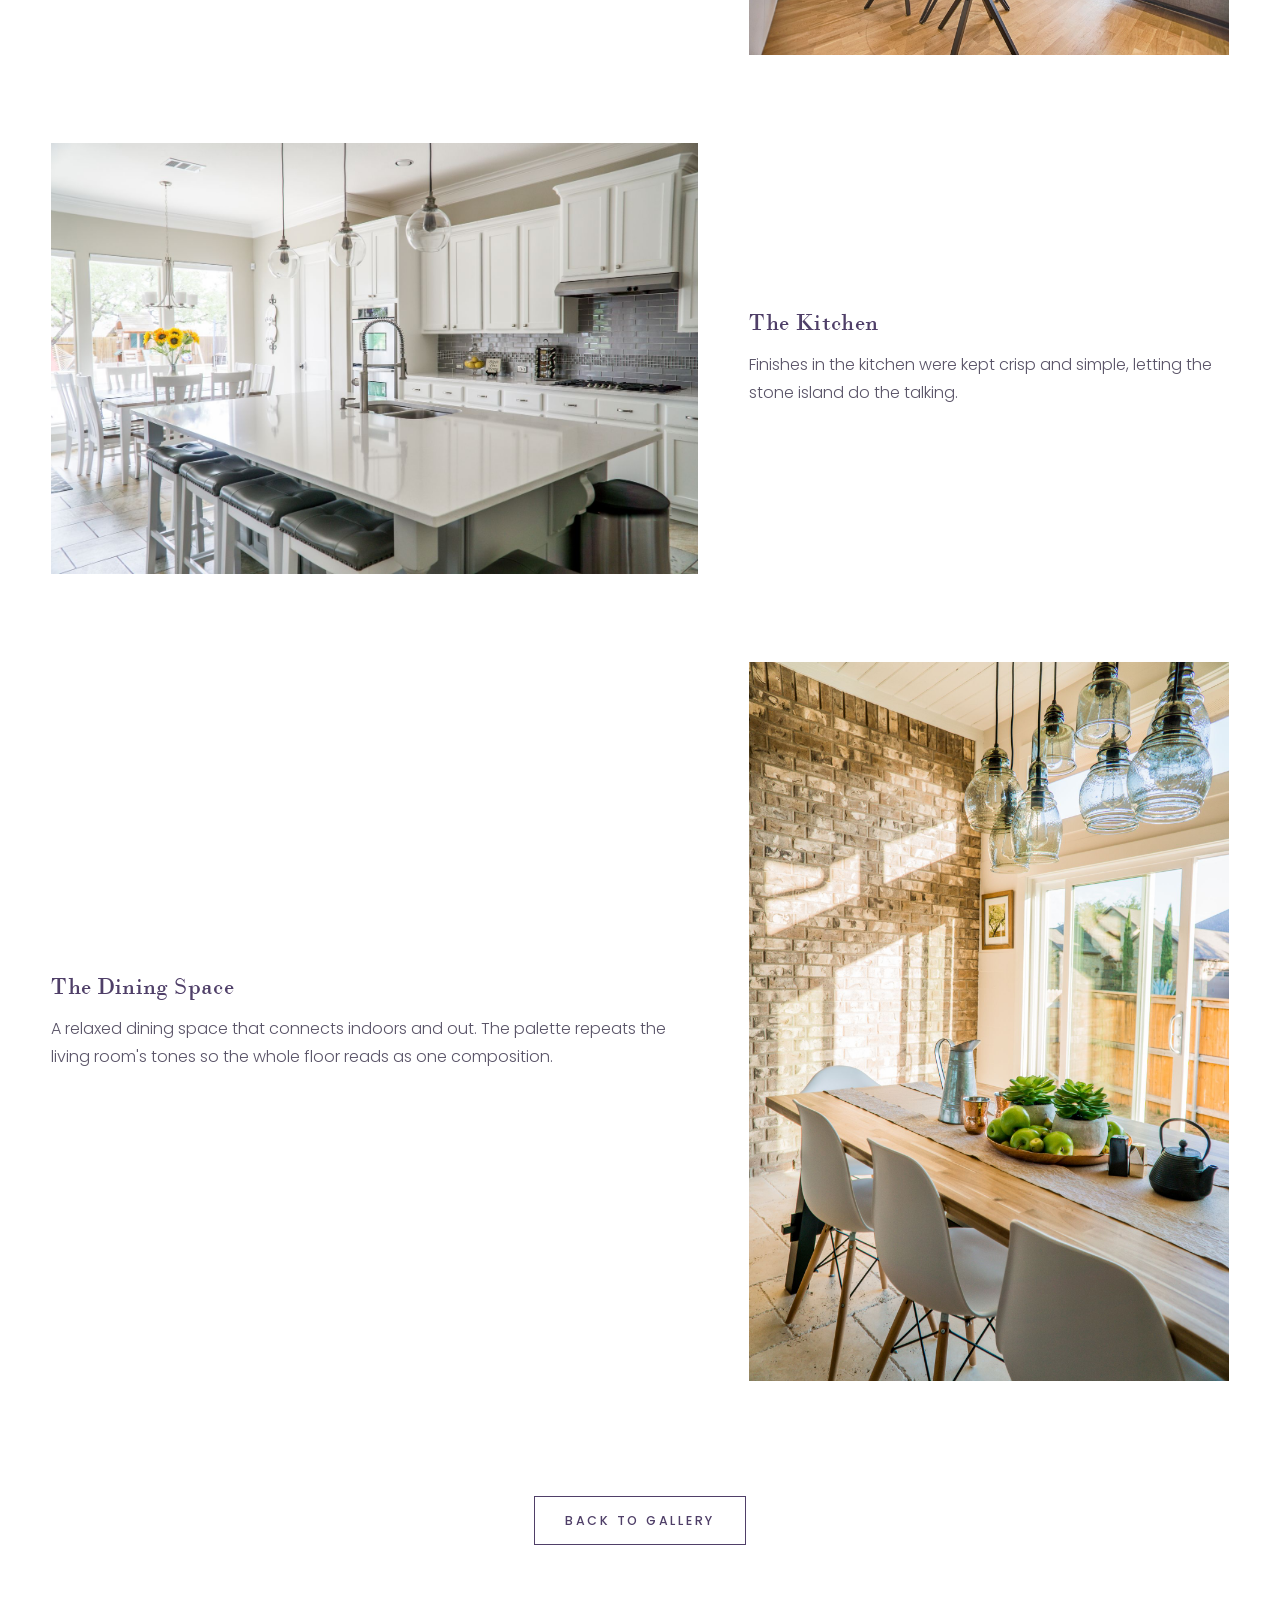
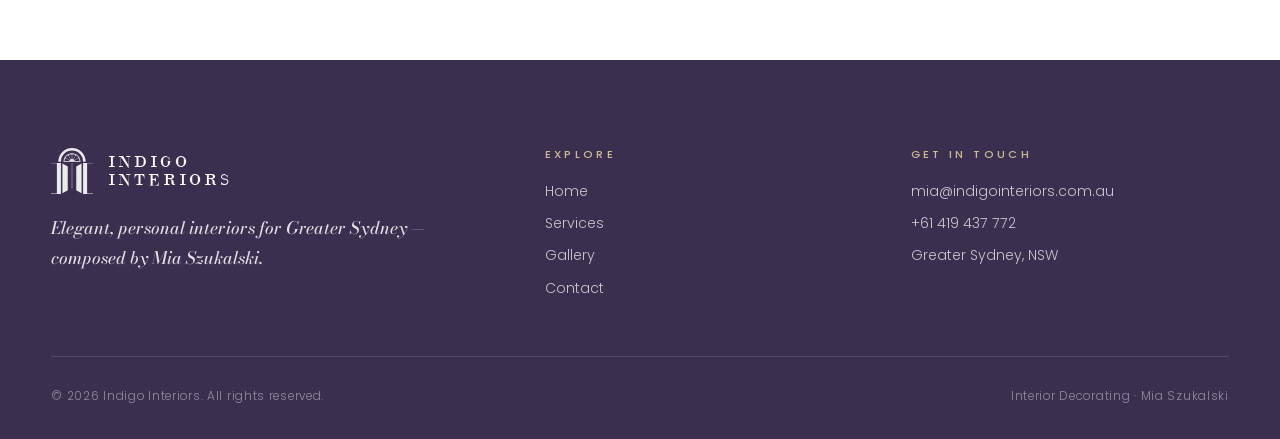
<file: projects/harrington-park/index.html>
<!DOCTYPE html>
<html lang="en">
<head>
<meta charset="utf-8">
<meta name="viewport" content="width=device-width, initial-scale=1">
<title>Harrington Park Residence — Indigo Interiors</title>
<meta name="description" content="A whole-home refresh for a young family — calm, light-filled living spaces built around texture and natural timber.">
<link rel="canonical" href="https://indigointeriors.com.au/projects/harrington-park/">
<meta property="og:type" content="article">
<meta property="og:site_name" content="Indigo Interiors">
<meta property="og:title" content="Harrington Park Residence — Indigo Interiors">
<meta property="og:description" content="A whole-home refresh for a young family — calm, light-filled living spaces built around texture and natural timber.">
<meta property="og:url" content="https://indigointeriors.com.au/projects/harrington-park/">
<meta property="og:image" content="https://indigointeriors.com.au/assets/projects/harrington-park/01-living.jpg">
<meta name="twitter:card" content="summary_large_image">
<meta name="twitter:title" content="Harrington Park Residence — Indigo Interiors">
<meta name="twitter:description" content="A whole-home refresh for a young family — calm, light-filled living spaces built around texture and natural timber.">
<meta name="twitter:image" content="https://indigointeriors.com.au/assets/projects/harrington-park/01-living.jpg">
<link rel="icon" type="image/svg+xml" href="../../assets/Indigo-mark.svg">
<link rel="preconnect" href="https://fonts.googleapis.com">
<link rel="preconnect" href="https://fonts.gstatic.com" crossorigin>
<!-- Poppins (body) + Bodoni Moda ITALIC only (OFL). Romans are Bodidota,
     self-hosted from assets/; see css/style.css header. -->
<link href="https://fonts.googleapis.com/css2?family=Poppins:ital,wght@0,300;0,400;0,500;1,300&family=Bodoni+Moda:ital,opsz,wght@1,6..96,400..600&display=swap" rel="stylesheet">
<link rel="stylesheet" href="../../css/style.css">
</head>
<body>

<header class="site-header">
  <div class="container header-grid">
    <nav class="nav nav--left" aria-label="Primary">
      <a href="../../index.html">Home</a>
      <a href="../../services.html">Services</a>
    </nav>
    <a class="brand" href="../../index.html?reveal=1" aria-label="Indigo Interiors home — plays the intro">
      <img class="brand__mark" src="../../assets/Indigo-mark.svg" alt="Indigo Interiors">
    </a>
    <nav class="nav nav--right" aria-label="Primary">
      <a href="../../gallery.html" aria-current="page">Gallery</a>
      <a href="../../contact.html">Contact</a>
    </nav>
    <button class="nav-toggle" aria-label="Menu" aria-expanded="false">
      <span></span><span></span><span></span>
    </button>
    <nav class="mobile-nav" aria-label="Primary">
      <a href="../../index.html">Home</a>
      <a href="../../services.html">Services</a>
      <a href="../../gallery.html" aria-current="page">Gallery</a>
      <a href="../../contact.html">Contact</a>
    </nav>
  </div>
</header>

<!-- GENERATED by assets/projects/rebuild-project-pages.js — do not edit.
     Edit project.html (markup) or this project's project.json (content),
     then re-run the script. Body content is rendered by js/projects.js. -->
<main data-project-page></main>

<footer class="site-footer">
  <div class="container">
    <div class="footer-grid">
      <div>
        <a class="brand" href="../../index.html">
          <img class="brand__mark" src="../../assets/Indigo-mark.svg" alt="">
          <span class="brand__name">INDIGO<br>INTERIORS</span>
        </a>
        <p class="footer-tagline">Elegant, personal interiors for Greater Sydney — composed by Mia Szukalski.</p>
      </div>
      <div>
        <h4>Explore</h4>
        <ul>
          <li><a href="../../index.html">Home</a></li>
          <li><a href="../../services.html">Services</a></li>
          <li><a href="../../gallery.html">Gallery</a></li>
          <li><a href="../../contact.html">Contact</a></li>
        </ul>
      </div>
      <div>
        <h4>Get in Touch</h4>
        <ul>
          <li><a href="mailto:mia@indigointeriors.com.au">mia@indigointeriors.com.au</a></li>
          <li><a href="tel:+61419437772">+61 419 437 772</a></li>
          <li>Greater Sydney, NSW</li>
        </ul>
      </div>
    </div>
    <div class="footer-bottom">
      <span>© <span id="year"></span> Indigo Interiors. All rights reserved.</span>
      <span>Interior Decorating · Mia Szukalski</span>
    </div>
  </div>
</footer>

<script>window.INDIGO_PROJECT_SLUG = "harrington-park"; window.INDIGO_BASE_PREFIX = "../../";</script>
<script src="../../assets/projects/projects-data.js"></script>
<script src="../../js/main.js"></script>
<script src="../../js/projects.js"></script>
</body>
</html>
</file>
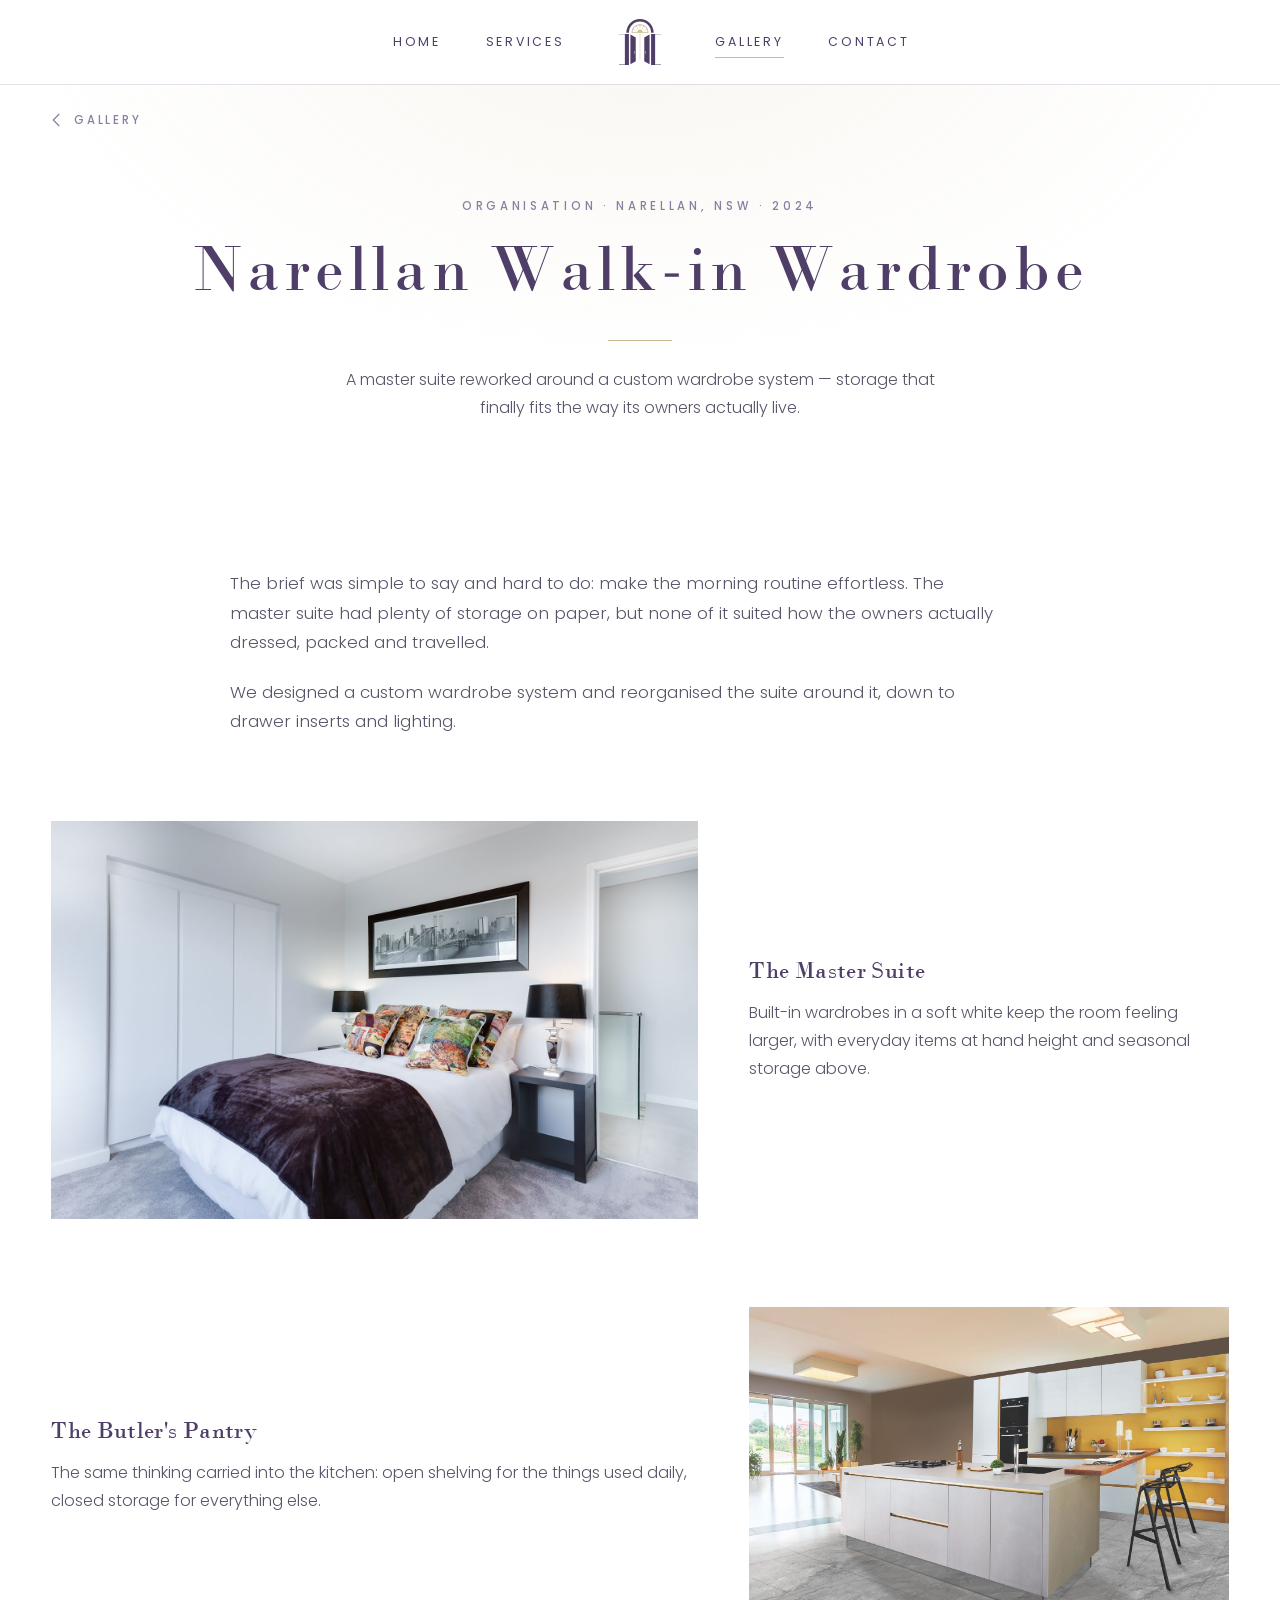
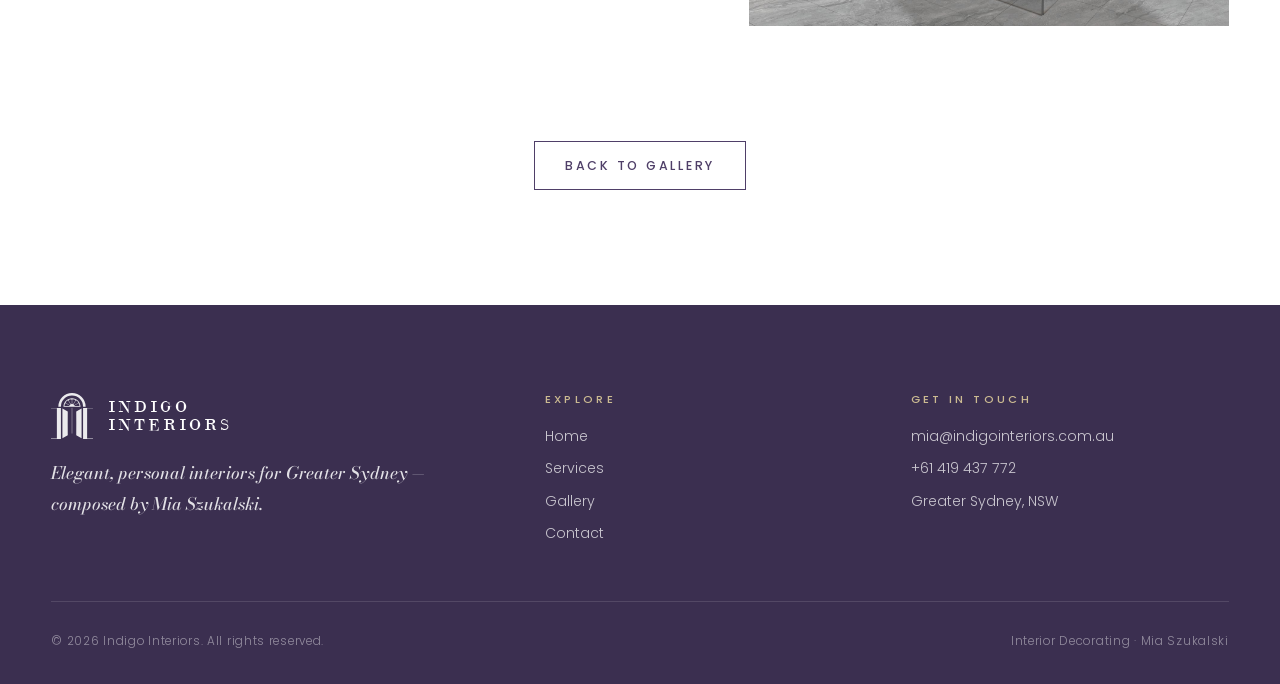
<file: projects/narellan-wardrobe/index.html>
<!DOCTYPE html>
<html lang="en">
<head>
<meta charset="utf-8">
<meta name="viewport" content="width=device-width, initial-scale=1">
<title>Narellan Walk-in Wardrobe — Indigo Interiors</title>
<meta name="description" content="A master suite reworked around a custom wardrobe system — storage that finally fits the way its owners actually live.">
<link rel="canonical" href="https://indigointeriors.com.au/projects/narellan-wardrobe/">
<meta property="og:type" content="article">
<meta property="og:site_name" content="Indigo Interiors">
<meta property="og:title" content="Narellan Walk-in Wardrobe — Indigo Interiors">
<meta property="og:description" content="A master suite reworked around a custom wardrobe system — storage that finally fits the way its owners actually live.">
<meta property="og:url" content="https://indigointeriors.com.au/projects/narellan-wardrobe/">
<meta property="og:image" content="https://indigointeriors.com.au/assets/projects/narellan-wardrobe/01-bedroom.jpg">
<meta name="twitter:card" content="summary_large_image">
<meta name="twitter:title" content="Narellan Walk-in Wardrobe — Indigo Interiors">
<meta name="twitter:description" content="A master suite reworked around a custom wardrobe system — storage that finally fits the way its owners actually live.">
<meta name="twitter:image" content="https://indigointeriors.com.au/assets/projects/narellan-wardrobe/01-bedroom.jpg">
<link rel="icon" type="image/svg+xml" href="../../assets/Indigo-mark.svg">
<link rel="preconnect" href="https://fonts.googleapis.com">
<link rel="preconnect" href="https://fonts.gstatic.com" crossorigin>
<!-- Poppins (body) + Bodoni Moda ITALIC only (OFL). Romans are Bodidota,
     self-hosted from assets/; see css/style.css header. -->
<link href="https://fonts.googleapis.com/css2?family=Poppins:ital,wght@0,300;0,400;0,500;1,300&family=Bodoni+Moda:ital,opsz,wght@1,6..96,400..600&display=swap" rel="stylesheet">
<link rel="stylesheet" href="../../css/style.css">
</head>
<body>

<header class="site-header">
  <div class="container header-grid">
    <nav class="nav nav--left" aria-label="Primary">
      <a href="../../index.html">Home</a>
      <a href="../../services.html">Services</a>
    </nav>
    <a class="brand" href="../../index.html?reveal=1" aria-label="Indigo Interiors home — plays the intro">
      <img class="brand__mark" src="../../assets/Indigo-mark.svg" alt="Indigo Interiors">
    </a>
    <nav class="nav nav--right" aria-label="Primary">
      <a href="../../gallery.html" aria-current="page">Gallery</a>
      <a href="../../contact.html">Contact</a>
    </nav>
    <button class="nav-toggle" aria-label="Menu" aria-expanded="false">
      <span></span><span></span><span></span>
    </button>
    <nav class="mobile-nav" aria-label="Primary">
      <a href="../../index.html">Home</a>
      <a href="../../services.html">Services</a>
      <a href="../../gallery.html" aria-current="page">Gallery</a>
      <a href="../../contact.html">Contact</a>
    </nav>
  </div>
</header>

<!-- GENERATED by assets/projects/rebuild-project-pages.js — do not edit.
     Edit project.html (markup) or this project's project.json (content),
     then re-run the script. Body content is rendered by js/projects.js. -->
<main data-project-page></main>

<footer class="site-footer">
  <div class="container">
    <div class="footer-grid">
      <div>
        <a class="brand" href="../../index.html">
          <img class="brand__mark" src="../../assets/Indigo-mark.svg" alt="">
          <span class="brand__name">INDIGO<br>INTERIORS</span>
        </a>
        <p class="footer-tagline">Elegant, personal interiors for Greater Sydney — composed by Mia Szukalski.</p>
      </div>
      <div>
        <h4>Explore</h4>
        <ul>
          <li><a href="../../index.html">Home</a></li>
          <li><a href="../../services.html">Services</a></li>
          <li><a href="../../gallery.html">Gallery</a></li>
          <li><a href="../../contact.html">Contact</a></li>
        </ul>
      </div>
      <div>
        <h4>Get in Touch</h4>
        <ul>
          <li><a href="mailto:mia@indigointeriors.com.au">mia@indigointeriors.com.au</a></li>
          <li><a href="tel:+61419437772">+61 419 437 772</a></li>
          <li>Greater Sydney, NSW</li>
        </ul>
      </div>
    </div>
    <div class="footer-bottom">
      <span>© <span id="year"></span> Indigo Interiors. All rights reserved.</span>
      <span>Interior Decorating · Mia Szukalski</span>
    </div>
  </div>
</footer>

<script>window.INDIGO_PROJECT_SLUG = "narellan-wardrobe"; window.INDIGO_BASE_PREFIX = "../../";</script>
<script src="../../assets/projects/projects-data.js"></script>
<script src="../../js/main.js"></script>
<script src="../../js/projects.js"></script>
</body>
</html>
</file>
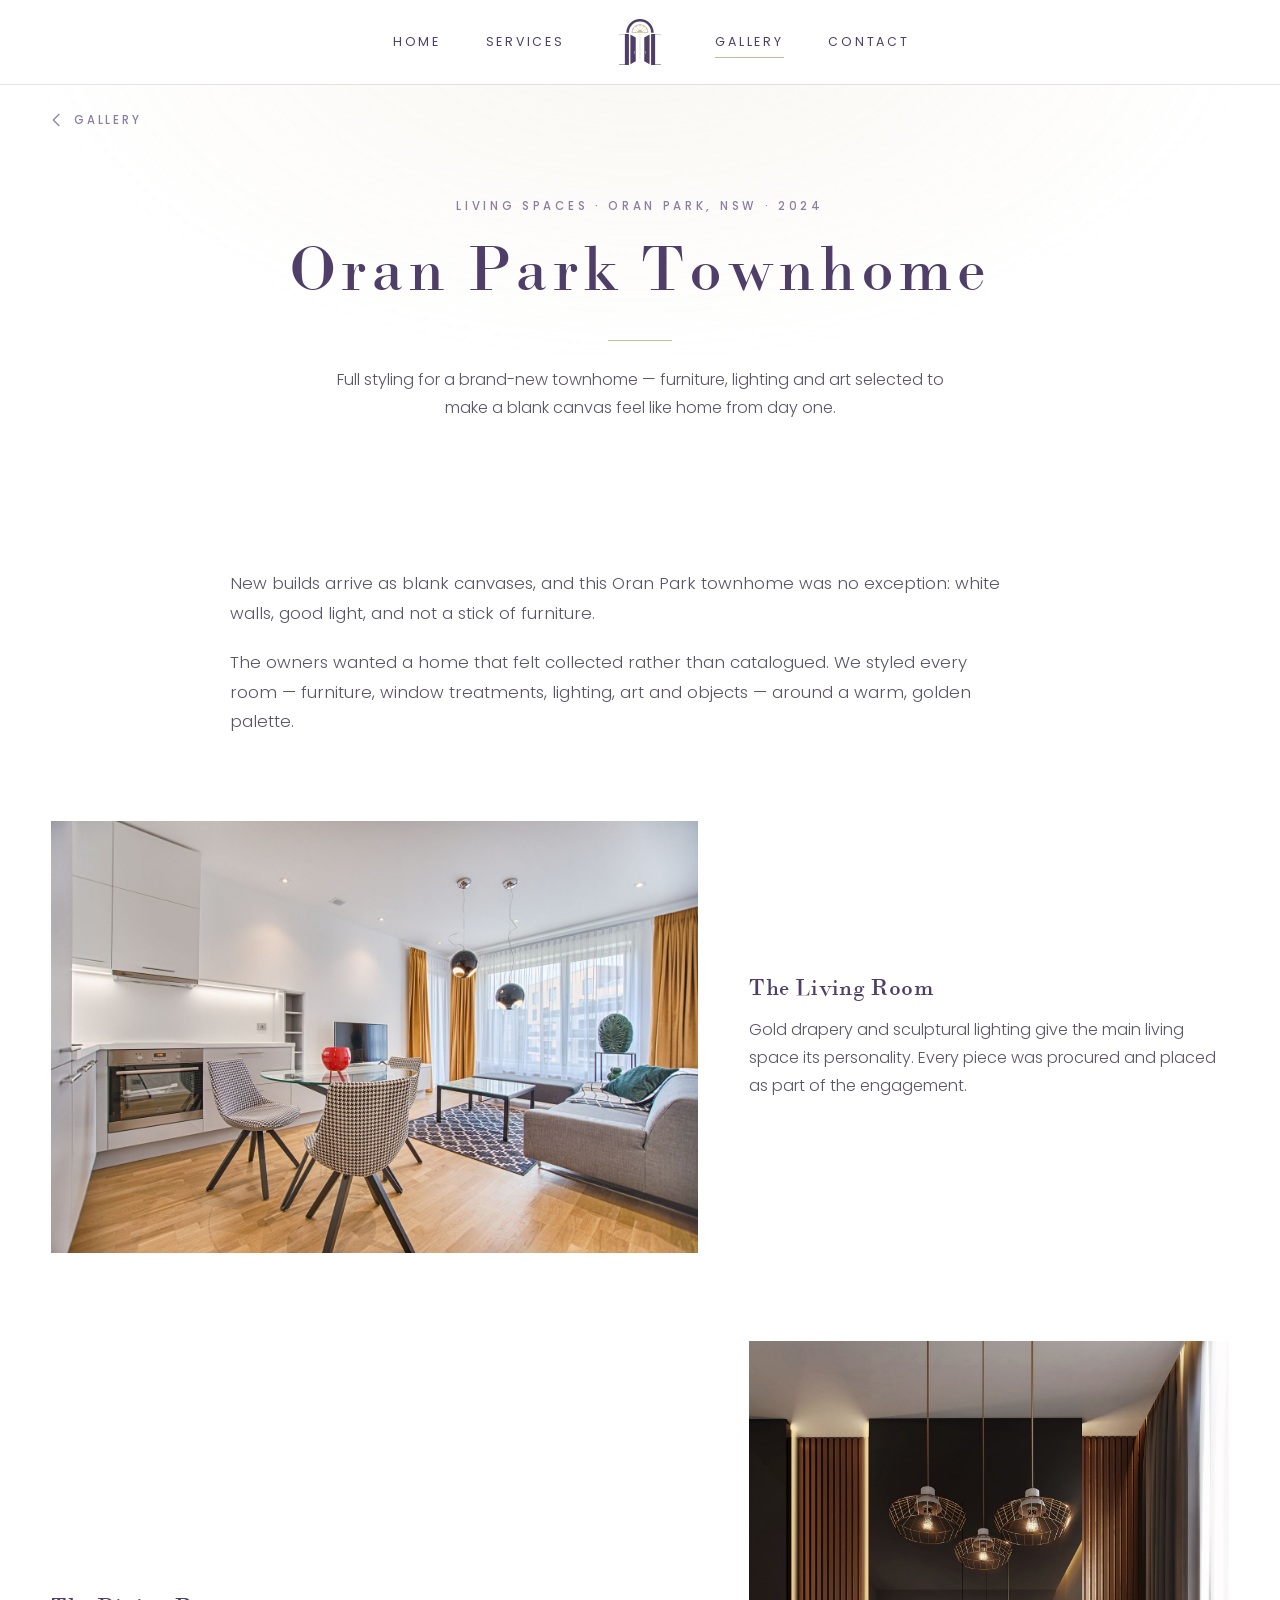
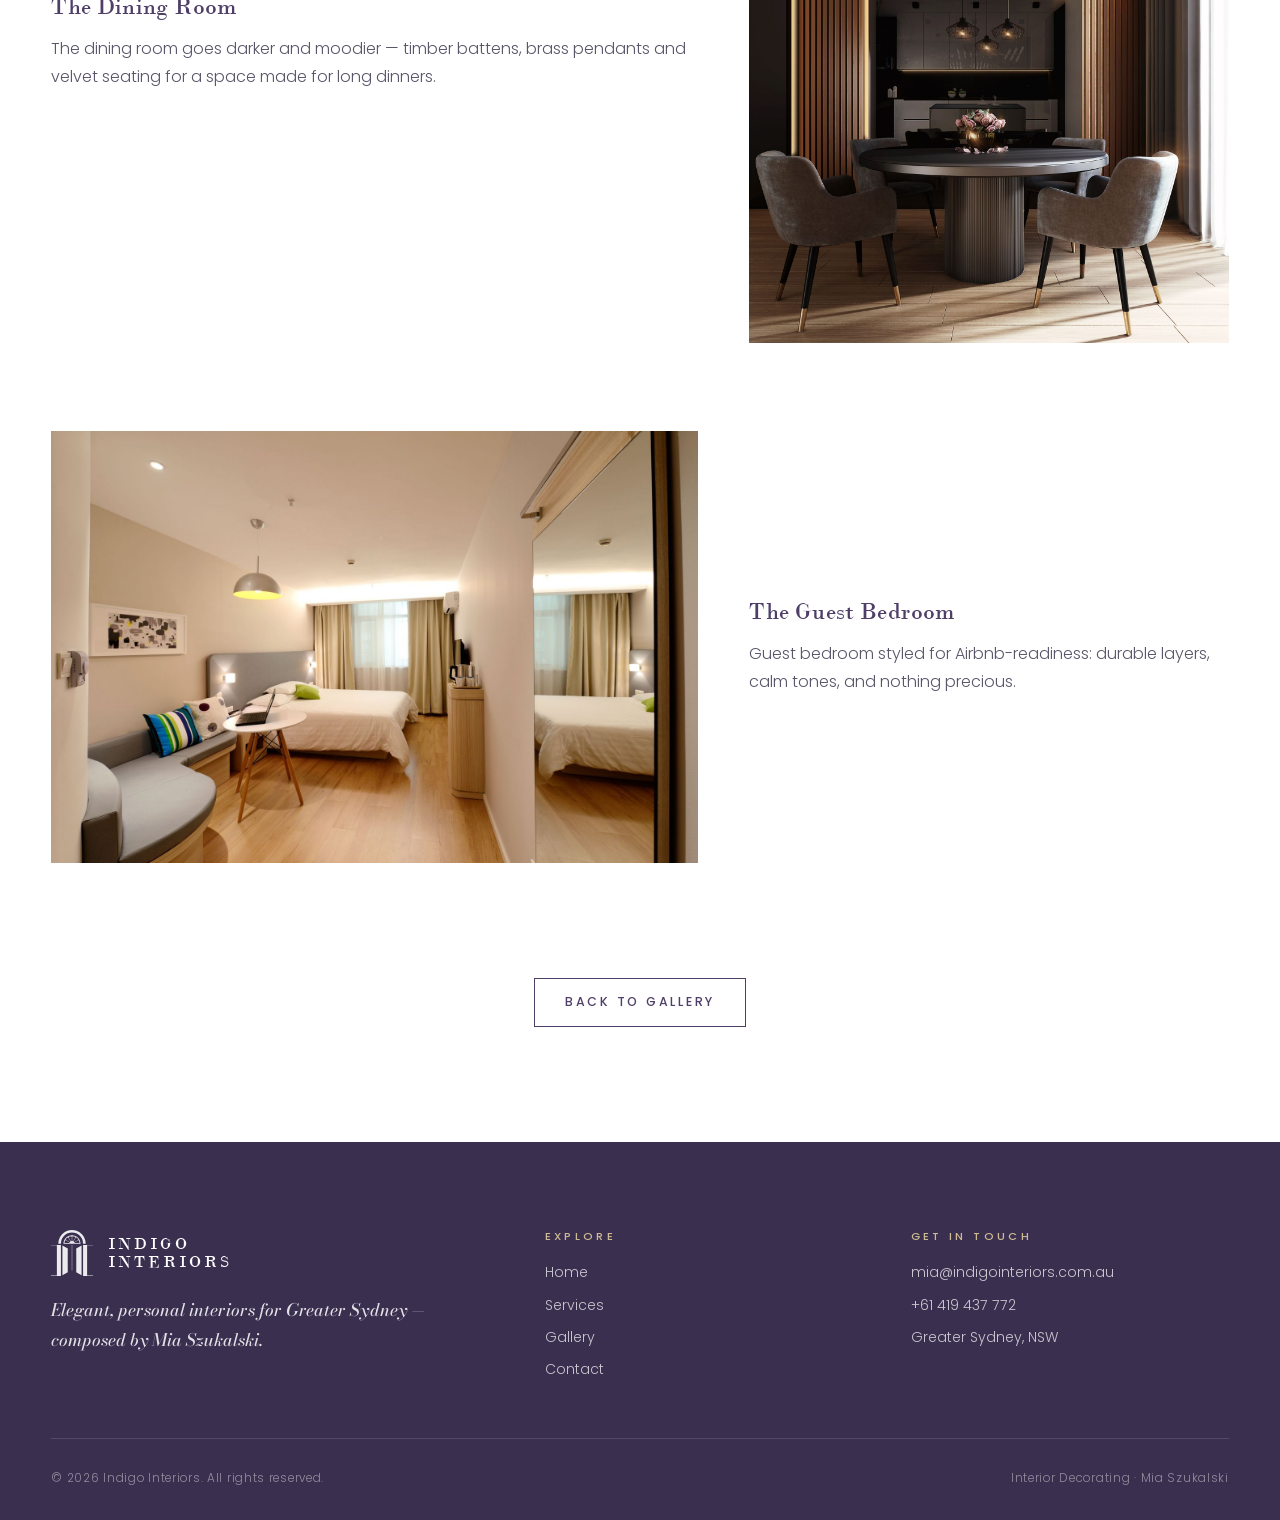
<file: projects/oran-park-townhome/index.html>
<!DOCTYPE html>
<html lang="en">
<head>
<meta charset="utf-8">
<meta name="viewport" content="width=device-width, initial-scale=1">
<title>Oran Park Townhome — Indigo Interiors</title>
<meta name="description" content="Full styling for a brand-new townhome — furniture, lighting and art selected to make a blank canvas feel like home from day one.">
<link rel="canonical" href="https://indigointeriors.com.au/projects/oran-park-townhome/">
<meta property="og:type" content="article">
<meta property="og:site_name" content="Indigo Interiors">
<meta property="og:title" content="Oran Park Townhome — Indigo Interiors">
<meta property="og:description" content="Full styling for a brand-new townhome — furniture, lighting and art selected to make a blank canvas feel like home from day one.">
<meta property="og:url" content="https://indigointeriors.com.au/projects/oran-park-townhome/">
<meta property="og:image" content="https://indigointeriors.com.au/assets/projects/oran-park-townhome/01-living.jpg">
<meta name="twitter:card" content="summary_large_image">
<meta name="twitter:title" content="Oran Park Townhome — Indigo Interiors">
<meta name="twitter:description" content="Full styling for a brand-new townhome — furniture, lighting and art selected to make a blank canvas feel like home from day one.">
<meta name="twitter:image" content="https://indigointeriors.com.au/assets/projects/oran-park-townhome/01-living.jpg">
<link rel="icon" type="image/svg+xml" href="../../assets/Indigo-mark.svg">
<link rel="preconnect" href="https://fonts.googleapis.com">
<link rel="preconnect" href="https://fonts.gstatic.com" crossorigin>
<!-- Poppins (body) + Bodoni Moda ITALIC only (OFL). Romans are Bodidota,
     self-hosted from assets/; see css/style.css header. -->
<link href="https://fonts.googleapis.com/css2?family=Poppins:ital,wght@0,300;0,400;0,500;1,300&family=Bodoni+Moda:ital,opsz,wght@1,6..96,400..600&display=swap" rel="stylesheet">
<link rel="stylesheet" href="../../css/style.css">
</head>
<body>

<header class="site-header">
  <div class="container header-grid">
    <nav class="nav nav--left" aria-label="Primary">
      <a href="../../index.html">Home</a>
      <a href="../../services.html">Services</a>
    </nav>
    <a class="brand" href="../../index.html?reveal=1" aria-label="Indigo Interiors home — plays the intro">
      <img class="brand__mark" src="../../assets/Indigo-mark.svg" alt="Indigo Interiors">
    </a>
    <nav class="nav nav--right" aria-label="Primary">
      <a href="../../gallery.html" aria-current="page">Gallery</a>
      <a href="../../contact.html">Contact</a>
    </nav>
    <button class="nav-toggle" aria-label="Menu" aria-expanded="false">
      <span></span><span></span><span></span>
    </button>
    <nav class="mobile-nav" aria-label="Primary">
      <a href="../../index.html">Home</a>
      <a href="../../services.html">Services</a>
      <a href="../../gallery.html" aria-current="page">Gallery</a>
      <a href="../../contact.html">Contact</a>
    </nav>
  </div>
</header>

<!-- GENERATED by assets/projects/rebuild-project-pages.js — do not edit.
     Edit project.html (markup) or this project's project.json (content),
     then re-run the script. Body content is rendered by js/projects.js. -->
<main data-project-page></main>

<footer class="site-footer">
  <div class="container">
    <div class="footer-grid">
      <div>
        <a class="brand" href="../../index.html">
          <img class="brand__mark" src="../../assets/Indigo-mark.svg" alt="">
          <span class="brand__name">INDIGO<br>INTERIORS</span>
        </a>
        <p class="footer-tagline">Elegant, personal interiors for Greater Sydney — composed by Mia Szukalski.</p>
      </div>
      <div>
        <h4>Explore</h4>
        <ul>
          <li><a href="../../index.html">Home</a></li>
          <li><a href="../../services.html">Services</a></li>
          <li><a href="../../gallery.html">Gallery</a></li>
          <li><a href="../../contact.html">Contact</a></li>
        </ul>
      </div>
      <div>
        <h4>Get in Touch</h4>
        <ul>
          <li><a href="mailto:mia@indigointeriors.com.au">mia@indigointeriors.com.au</a></li>
          <li><a href="tel:+61419437772">+61 419 437 772</a></li>
          <li>Greater Sydney, NSW</li>
        </ul>
      </div>
    </div>
    <div class="footer-bottom">
      <span>© <span id="year"></span> Indigo Interiors. All rights reserved.</span>
      <span>Interior Decorating · Mia Szukalski</span>
    </div>
  </div>
</footer>

<script>window.INDIGO_PROJECT_SLUG = "oran-park-townhome"; window.INDIGO_BASE_PREFIX = "../../";</script>
<script src="../../assets/projects/projects-data.js"></script>
<script src="../../js/main.js"></script>
<script src="../../js/projects.js"></script>
</body>
</html>
</file>
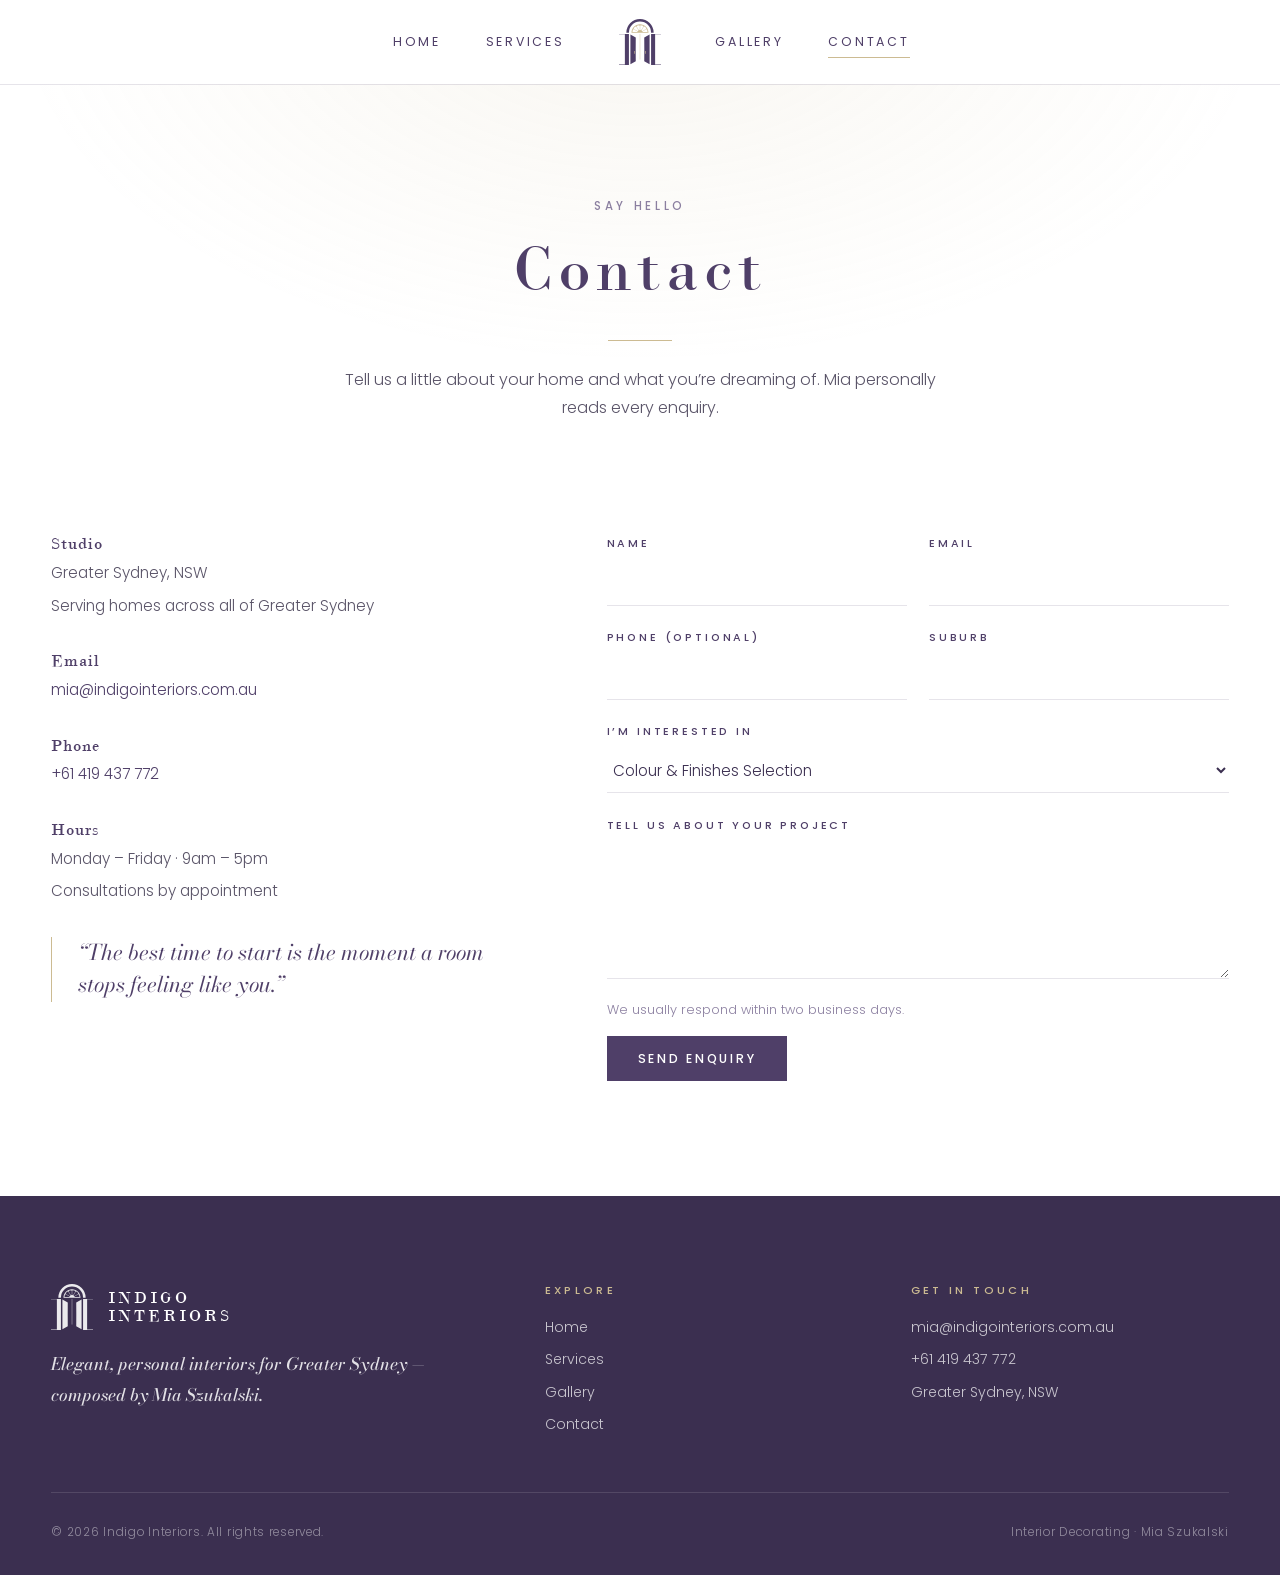
<file: contact.html>
<!DOCTYPE html>
<html lang="en">
<head>
<meta charset="utf-8">
<meta name="viewport" content="width=device-width, initial-scale=1">
<title>Contact — Indigo Interiors</title>
<meta name="description" content="Book a consultation with Mia Szukalski of Indigo Interiors — interior decorating across Greater Sydney.">
<link rel="canonical" href="https://indigointeriors.com.au/contact.html">
<meta property="og:type" content="website">
<meta property="og:site_name" content="Indigo Interiors">
<meta property="og:title" content="Contact — Indigo Interiors">
<meta property="og:description" content="Book a consultation with Mia Szukalski of Indigo Interiors — interior decorating across Greater Sydney.">
<meta property="og:url" content="https://indigointeriors.com.au/contact.html">
<meta property="og:image" content="https://indigointeriors.com.au/assets/img/hero.jpg">
<meta name="twitter:card" content="summary_large_image">
<link rel="icon" type="image/svg+xml" href="assets/Indigo-mark.svg">
<link rel="preconnect" href="https://fonts.googleapis.com">
<link rel="preconnect" href="https://fonts.gstatic.com" crossorigin>
<!-- Poppins (body) + Bodoni Moda ITALIC only (OFL). Romans are Bodidota,
     self-hosted from assets/; see css/style.css header. -->
<link href="https://fonts.googleapis.com/css2?family=Poppins:ital,wght@0,300;0,400;0,500;1,300&family=Bodoni+Moda:ital,opsz,wght@1,6..96,400..600&display=swap" rel="stylesheet">
<link rel="stylesheet" href="css/style.css">
</head>
<body>

<header class="site-header">
  <div class="container header-grid">
    <nav class="nav nav--left" aria-label="Primary">
      <a href="index.html">Home</a>
      <a href="services.html">Services</a>
    </nav>
    <a class="brand" href="index.html?reveal=1" aria-label="Indigo Interiors home — plays the intro">
      <img class="brand__mark" src="assets/Indigo-mark.svg" alt="Indigo Interiors">
    </a>
    <nav class="nav nav--right" aria-label="Primary">
      <a href="gallery.html">Gallery</a>
      <a href="contact.html" aria-current="page">Contact</a>
    </nav>
    <button class="nav-toggle" aria-label="Menu" aria-expanded="false">
      <span></span><span></span><span></span>
    </button>
    <nav class="mobile-nav" aria-label="Primary">
      <a href="index.html">Home</a>
      <a href="services.html">Services</a>
      <a href="gallery.html">Gallery</a>
      <a href="contact.html" aria-current="page">Contact</a>
    </nav>
  </div>
</header>

<main>

  <section class="page-hero">
    <div class="container">
      <p class="eyebrow" data-reveal>Say Hello</p>
      <h1 data-reveal>Contact</h1>
      <hr class="rule rule--center" data-reveal>
      <p class="lede" data-reveal>Tell us a little about your home and what you’re dreaming of. Mia personally reads every enquiry.</p>
    </div>
  </section>

  <section class="section" style="padding-top:1rem">
    <div class="container">
      <div class="contact-grid">

        <div class="contact-info" data-reveal>
          <h3>Studio</h3>
          <p>Greater Sydney, NSW</p>
          <p>Serving homes across all of Greater Sydney</p>

          <h3>Email</h3>
          <p><a href="mailto:mia@indigointeriors.com.au">mia@indigointeriors.com.au</a></p>

          <h3>Phone</h3>
          <p><a href="tel:+61419437772">+61 419 437 772</a></p>

          <h3>Hours</h3>
          <p>Monday – Friday · 9am – 5pm</p>
          <p>Consultations by appointment</p>

          <blockquote class="pull">“The best time to start is the moment a room stops feeling like you.”</blockquote>
        </div>

        <div data-reveal>
          <!-- LIVE: submissions POST to Formspree, which emails them to
               mia@indigointeriors.com.au. Anti-spam is the honeypot field
               below (active). Turnstile is still to come: paste the site
               key into data-turnstile-key once the domain is pointed at the
               host, since Turnstile keys are domain-locked. Clearing
               data-endpoint returns the form to demo mode (validates and
               shows success, sends nothing). See FORM-SETUP.md. -->
          <form id="contactForm" novalidate
                data-endpoint="https://formspree.io/f/mvkpedog"
                data-turnstile-key="">
            <div class="form-grid">
              <div class="form-field">
                <label for="cf-name">Name</label>
                <input id="cf-name" name="name" type="text" autocomplete="name" required>
              </div>
              <div class="form-field">
                <label for="cf-email">Email</label>
                <input id="cf-email" name="email" type="email" autocomplete="email" required>
              </div>
              <div class="form-field">
                <label for="cf-phone">Phone (optional)</label>
                <input id="cf-phone" name="phone" type="tel" autocomplete="tel">
              </div>
              <div class="form-field">
                <label for="cf-suburb">Suburb</label>
                <input id="cf-suburb" name="suburb" type="text">
              </div>
              <div class="form-field form-field--full">
                <label for="cf-service">I’m interested in</label>
                <select id="cf-service" name="service">
                  <option>Colour &amp; Finishes Selection</option>
                  <option>Materials Specification</option>
                  <option>Wallpaper &amp; Painting</option>
                  <option>Home Organisation</option>
                  <option>Furniture &amp; Styling</option>
                  <option>Design Consultation</option>
                  <option>Not sure yet — let’s talk</option>
                </select>
              </div>
              <div class="form-field form-field--full">
                <label for="cf-message">Tell us about your project</label>
                <textarea id="cf-message" name="message" rows="5" required></textarea>
              </div>
              <!-- honeypot: invisible to humans; bots that fill it are dropped -->
              <div class="form-field form-field--trap" aria-hidden="true">
                <label for="cf-website">Website</label>
                <input id="cf-website" name="website" type="text" tabindex="-1" autocomplete="off">
              </div>
            </div>
            <!-- Turnstile captcha renders here once data-turnstile-key is set -->
            <div id="captchaBox" class="form-captcha"></div>
            <p class="form-note">We usually respond within two business days.</p>
            <button class="btn btn--solid" type="submit">Send Enquiry</button>
            <div class="form-success" role="status">
              Thank you — your enquiry is on its way. Mia will be in touch soon.
            </div>
            <div class="form-error" role="alert">
              Something went wrong sending your enquiry. Please try again, or
              email us directly at
              <a href="mailto:mia@indigointeriors.com.au">mia@indigointeriors.com.au</a>.
            </div>
          </form>
        </div>

      </div>
    </div>
  </section>

</main>

<footer class="site-footer">
  <div class="container">
    <div class="footer-grid">
      <div>
        <a class="brand" href="index.html">
          <img class="brand__mark" src="assets/Indigo-mark.svg" alt="">
          <span class="brand__name">INDIGO<br>INTERIORS</span>
        </a>
        <p class="footer-tagline">Elegant, personal interiors for Greater Sydney — composed by Mia Szukalski.</p>
      </div>
      <div>
        <h4>Explore</h4>
        <ul>
          <li><a href="index.html">Home</a></li>
          <li><a href="services.html">Services</a></li>
          <li><a href="gallery.html">Gallery</a></li>
          <li><a href="contact.html">Contact</a></li>
        </ul>
      </div>
      <div>
        <h4>Get in Touch</h4>
        <ul>
          <li><a href="mailto:mia@indigointeriors.com.au">mia@indigointeriors.com.au</a></li>
          <li><a href="tel:+61419437772">+61 419 437 772</a></li>
          <li>Greater Sydney, NSW</li>
        </ul>
      </div>
    </div>
    <div class="footer-bottom">
      <span>© <span id="year"></span> Indigo Interiors. All rights reserved.</span>
      <span>Interior Decorating · Mia Szukalski</span>
    </div>
  </div>
</footer>

<script src="js/main.js"></script>
</body>
</html>
</file>
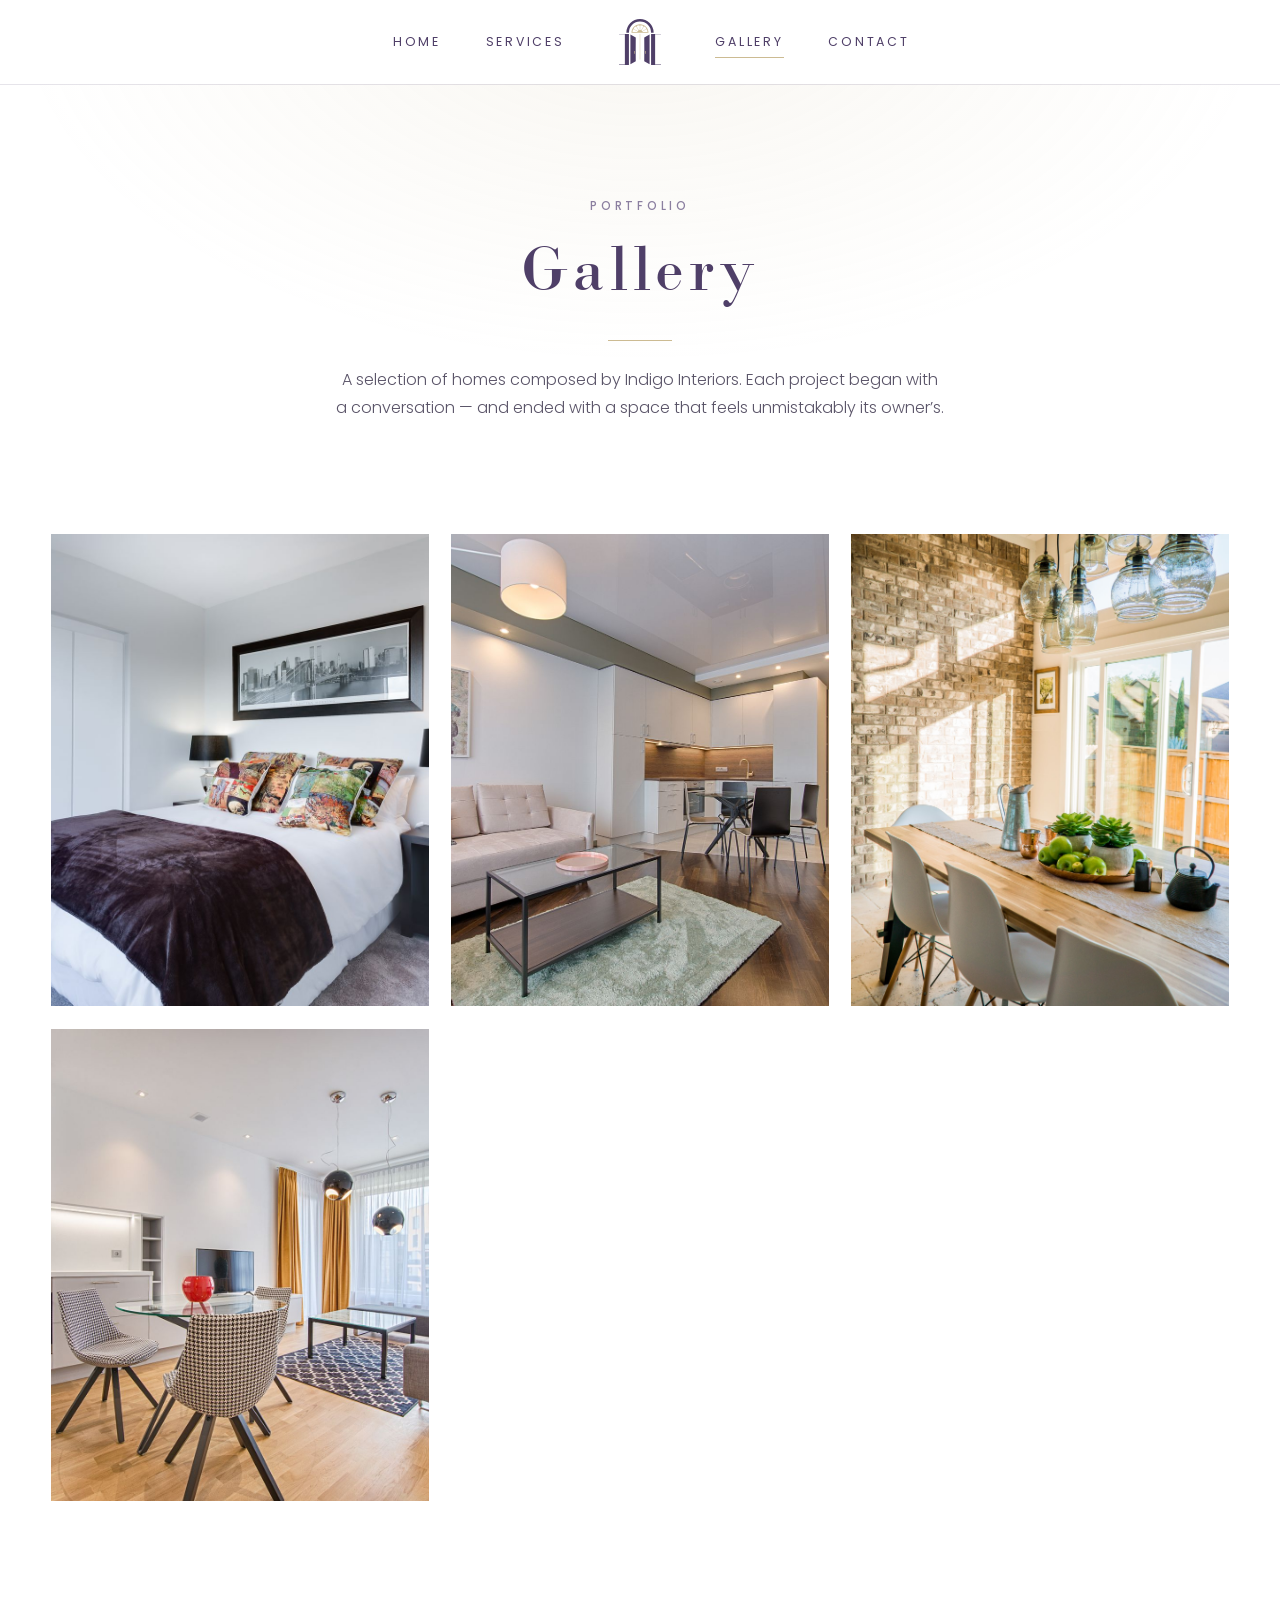
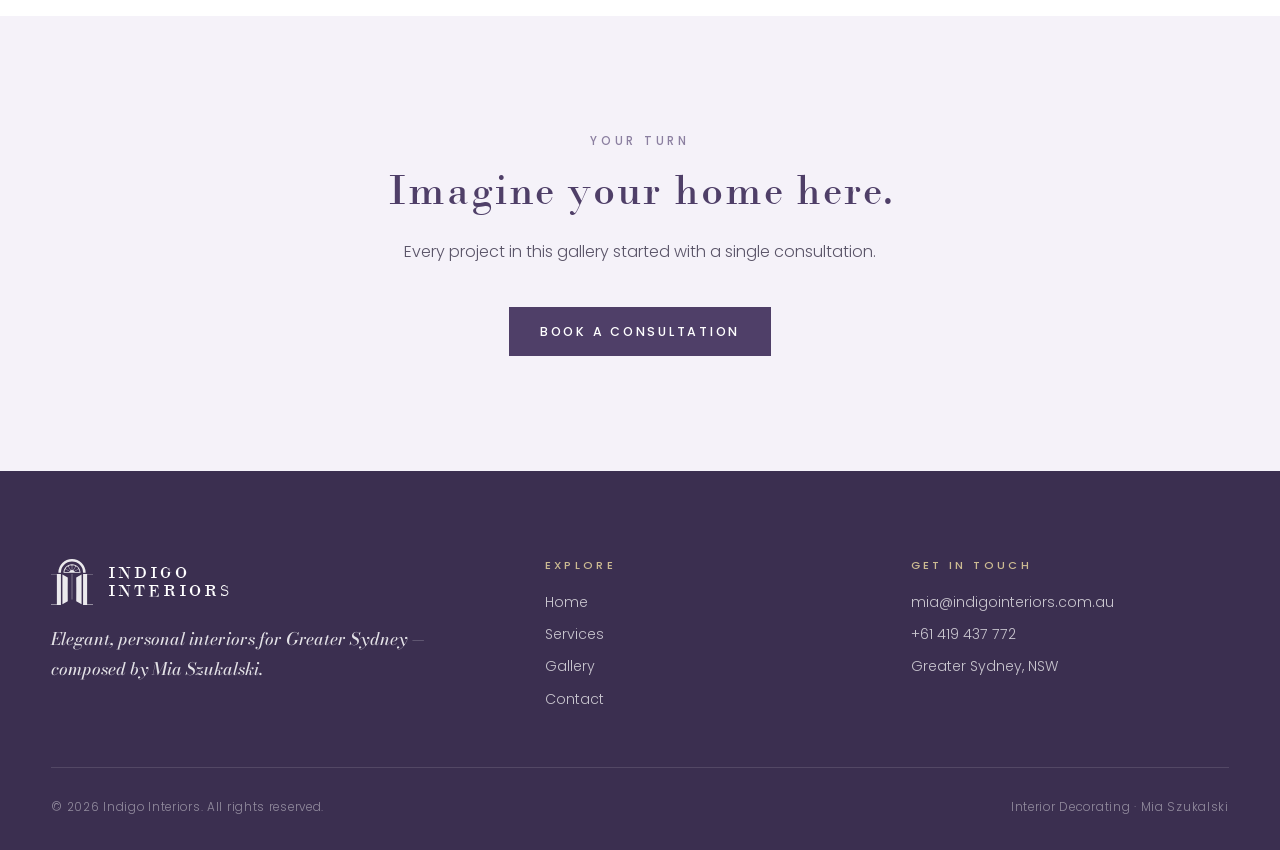
<file: gallery.html>
<!DOCTYPE html>
<html lang="en">
<head>
<meta charset="utf-8">
<meta name="viewport" content="width=device-width, initial-scale=1">
<title>Gallery — Indigo Interiors</title>
<meta name="description" content="A portfolio of interiors composed by Mia Szukalski — living spaces, colour schemes, wallpaper features and styling across Greater Sydney.">
<link rel="canonical" href="https://indigointeriors.com.au/gallery.html">
<meta property="og:type" content="website">
<meta property="og:site_name" content="Indigo Interiors">
<meta property="og:title" content="Gallery — Indigo Interiors">
<meta property="og:description" content="A portfolio of interiors composed by Mia Szukalski across Greater Sydney.">
<meta property="og:url" content="https://indigointeriors.com.au/gallery.html">
<meta property="og:image" content="https://indigointeriors.com.au/assets/img/hero.jpg">
<meta name="twitter:card" content="summary_large_image">
<link rel="icon" type="image/svg+xml" href="assets/Indigo-mark.svg">
<link rel="preconnect" href="https://fonts.googleapis.com">
<link rel="preconnect" href="https://fonts.gstatic.com" crossorigin>
<!-- Poppins (body) + Bodoni Moda ITALIC only (OFL). Romans are Bodidota,
     self-hosted from assets/; see css/style.css header. -->
<link href="https://fonts.googleapis.com/css2?family=Poppins:ital,wght@0,300;0,400;0,500;1,300&family=Bodoni+Moda:ital,opsz,wght@1,6..96,400..600&display=swap" rel="stylesheet">
<link rel="stylesheet" href="css/style.css">
</head>
<body>

<header class="site-header">
  <div class="container header-grid">
    <nav class="nav nav--left" aria-label="Primary">
      <a href="index.html">Home</a>
      <a href="services.html">Services</a>
    </nav>
    <a class="brand" href="index.html?reveal=1" aria-label="Indigo Interiors home — plays the intro">
      <img class="brand__mark" src="assets/Indigo-mark.svg" alt="Indigo Interiors">
    </a>
    <nav class="nav nav--right" aria-label="Primary">
      <a href="gallery.html" aria-current="page">Gallery</a>
      <a href="contact.html">Contact</a>
    </nav>
    <button class="nav-toggle" aria-label="Menu" aria-expanded="false">
      <span></span><span></span><span></span>
    </button>
    <nav class="mobile-nav" aria-label="Primary">
      <a href="index.html">Home</a>
      <a href="services.html">Services</a>
      <a href="gallery.html" aria-current="page">Gallery</a>
      <a href="contact.html">Contact</a>
    </nav>
  </div>
</header>

<main>

  <section class="page-hero">
    <div class="container">
      <p class="eyebrow" data-reveal>Portfolio</p>
      <h1 data-reveal>Gallery</h1>
      <hr class="rule rule--center" data-reveal>
      <p class="lede" data-reveal>A selection of homes composed by Indigo Interiors. Each project began with a conversation — and ended with a space that feels unmistakably its owner’s.</p>
    </div>
  </section>

  <section class="section" style="padding-top:1rem">
    <div class="container">

      <!-- Grid is rendered from assets/projects/ by js/projects.js; each tile
           links to its project page (project.html?p=<folder>). -->
      <div class="gallery-grid" data-projects-grid>
        <noscript><p>The gallery requires JavaScript. Please enable it to browse our projects.</p></noscript>
      </div>

    </div>
  </section>

  <section class="section section--sand cta-band">
    <div class="container--narrow">
      <p class="eyebrow" data-reveal>Your Turn</p>
      <h2 data-reveal>Imagine your home here.</h2>
      <p data-reveal>Every project in this gallery started with a single consultation.</p>
      <a class="btn btn--solid" href="contact.html" data-reveal>Book a Consultation</a>
    </div>
  </section>

</main>

<footer class="site-footer">
  <div class="container">
    <div class="footer-grid">
      <div>
        <a class="brand" href="index.html">
          <img class="brand__mark" src="assets/Indigo-mark.svg" alt="">
          <span class="brand__name">INDIGO<br>INTERIORS</span>
        </a>
        <p class="footer-tagline">Elegant, personal interiors for Greater Sydney — composed by Mia Szukalski.</p>
      </div>
      <div>
        <h4>Explore</h4>
        <ul>
          <li><a href="index.html">Home</a></li>
          <li><a href="services.html">Services</a></li>
          <li><a href="gallery.html">Gallery</a></li>
          <li><a href="contact.html">Contact</a></li>
        </ul>
      </div>
      <div>
        <h4>Get in Touch</h4>
        <ul>
          <li><a href="mailto:mia@indigointeriors.com.au">mia@indigointeriors.com.au</a></li>
          <li><a href="tel:+61419437772">+61 419 437 772</a></li>
          <li>Greater Sydney, NSW</li>
        </ul>
      </div>
    </div>
    <div class="footer-bottom">
      <span>© <span id="year"></span> Indigo Interiors. All rights reserved.</span>
      <span>Interior Decorating · Mia Szukalski</span>
    </div>
  </div>
</footer>

<script src="assets/projects/projects-data.js"></script>
<script src="js/main.js"></script>
<script src="js/projects.js"></script>
</body>
</html>
</file>
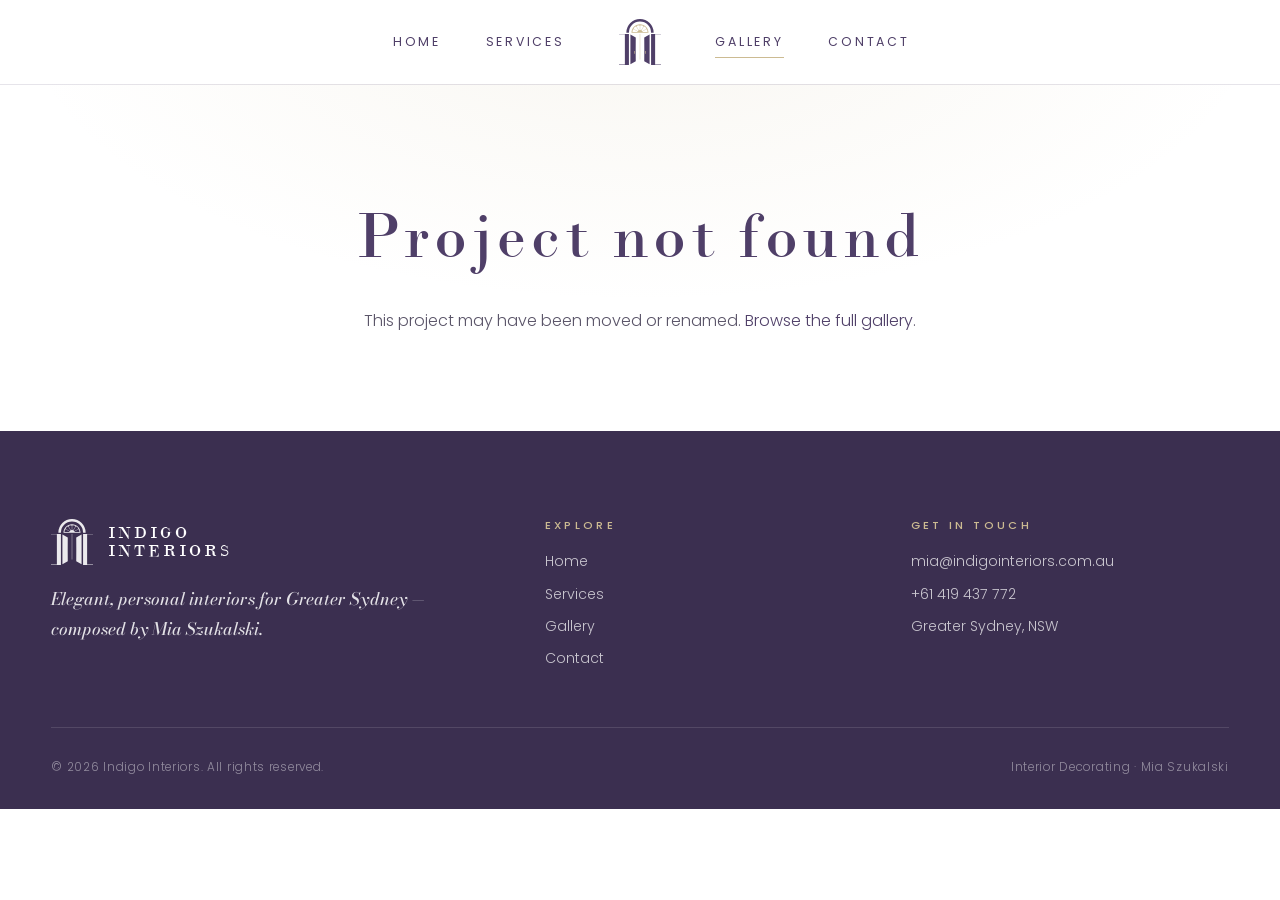
<file: project.html>
<!DOCTYPE html>
<html lang="en">
<head>
<meta charset="utf-8">
<meta name="viewport" content="width=device-width, initial-scale=1">
<title>Project — Indigo Interiors</title>
<meta name="description" content="A project by Indigo Interiors — interior decorating across Greater Sydney by Mia Szukalski.">
<link rel="canonical" href="https://indigointeriors.com.au/project.html">
<link rel="icon" type="image/svg+xml" href="assets/Indigo-mark.svg">
<link rel="preconnect" href="https://fonts.googleapis.com">
<link rel="preconnect" href="https://fonts.gstatic.com" crossorigin>
<!-- Poppins (body) + Bodoni Moda ITALIC only (OFL). Romans are Bodidota,
     self-hosted from assets/; see css/style.css header. -->
<link href="https://fonts.googleapis.com/css2?family=Poppins:ital,wght@0,300;0,400;0,500;1,300&family=Bodoni+Moda:ital,opsz,wght@1,6..96,400..600&display=swap" rel="stylesheet">
<link rel="stylesheet" href="css/style.css">
</head>
<body>

<header class="site-header">
  <div class="container header-grid">
    <nav class="nav nav--left" aria-label="Primary">
      <a href="index.html">Home</a>
      <a href="services.html">Services</a>
    </nav>
    <a class="brand" href="index.html?reveal=1" aria-label="Indigo Interiors home — plays the intro">
      <img class="brand__mark" src="assets/Indigo-mark.svg" alt="Indigo Interiors">
    </a>
    <nav class="nav nav--right" aria-label="Primary">
      <a href="gallery.html" aria-current="page">Gallery</a>
      <a href="contact.html">Contact</a>
    </nav>
    <button class="nav-toggle" aria-label="Menu" aria-expanded="false">
      <span></span><span></span><span></span>
    </button>
    <nav class="mobile-nav" aria-label="Primary">
      <a href="index.html">Home</a>
      <a href="services.html">Services</a>
      <a href="gallery.html" aria-current="page">Gallery</a>
      <a href="contact.html">Contact</a>
    </nav>
  </div>
</header>

<!-- Populated from assets/projects/<slug>/project.json by js/projects.js -->
<main data-project-page></main>

<footer class="site-footer">
  <div class="container">
    <div class="footer-grid">
      <div>
        <a class="brand" href="index.html">
          <img class="brand__mark" src="assets/Indigo-mark.svg" alt="">
          <span class="brand__name">INDIGO<br>INTERIORS</span>
        </a>
        <p class="footer-tagline">Elegant, personal interiors for Greater Sydney — composed by Mia Szukalski.</p>
      </div>
      <div>
        <h4>Explore</h4>
        <ul>
          <li><a href="index.html">Home</a></li>
          <li><a href="services.html">Services</a></li>
          <li><a href="gallery.html">Gallery</a></li>
          <li><a href="contact.html">Contact</a></li>
        </ul>
      </div>
      <div>
        <h4>Get in Touch</h4>
        <ul>
          <li><a href="mailto:mia@indigointeriors.com.au">mia@indigointeriors.com.au</a></li>
          <li><a href="tel:+61419437772">+61 419 437 772</a></li>
          <li>Greater Sydney, NSW</li>
        </ul>
      </div>
    </div>
    <div class="footer-bottom">
      <span>© <span id="year"></span> Indigo Interiors. All rights reserved.</span>
      <span>Interior Decorating · Mia Szukalski</span>
    </div>
  </div>
</footer>

<script src="assets/projects/projects-data.js"></script>
<script src="js/main.js"></script>
<script src="js/projects.js"></script>
</body>
</html>
</file>
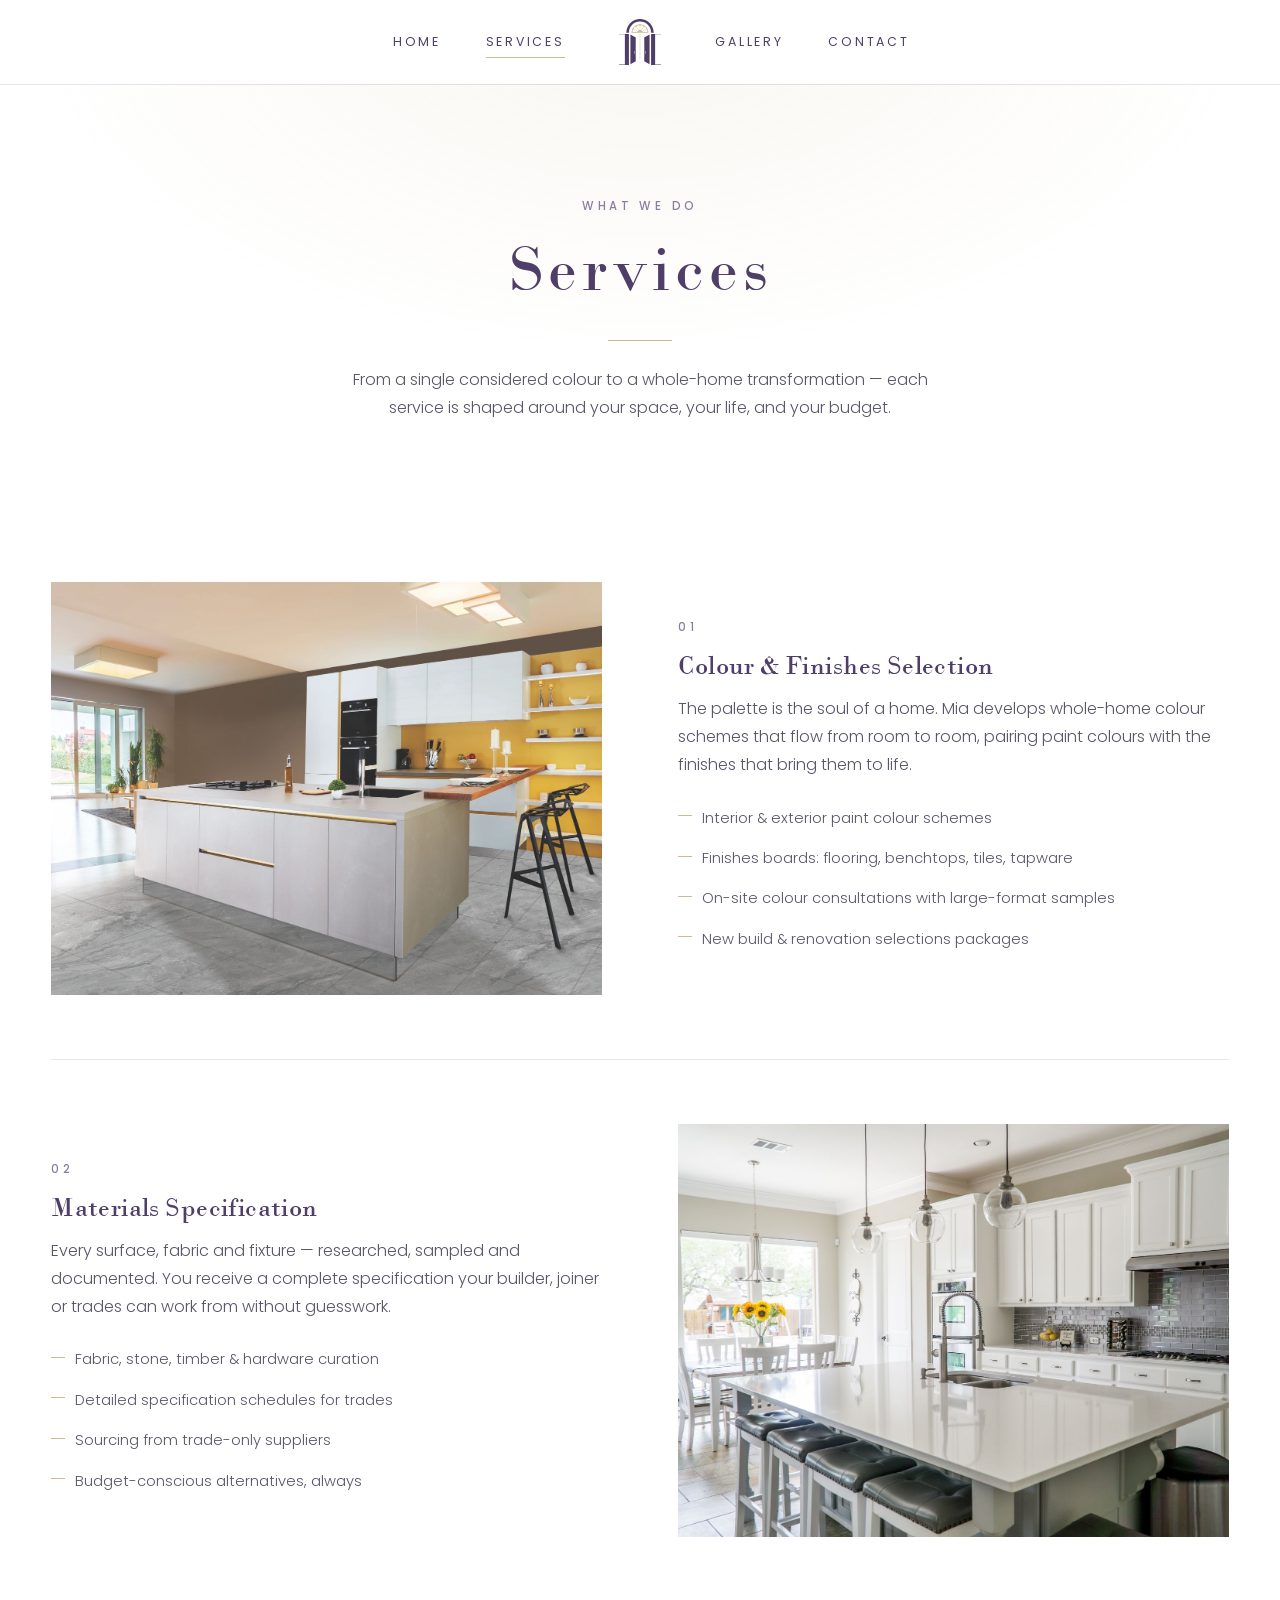
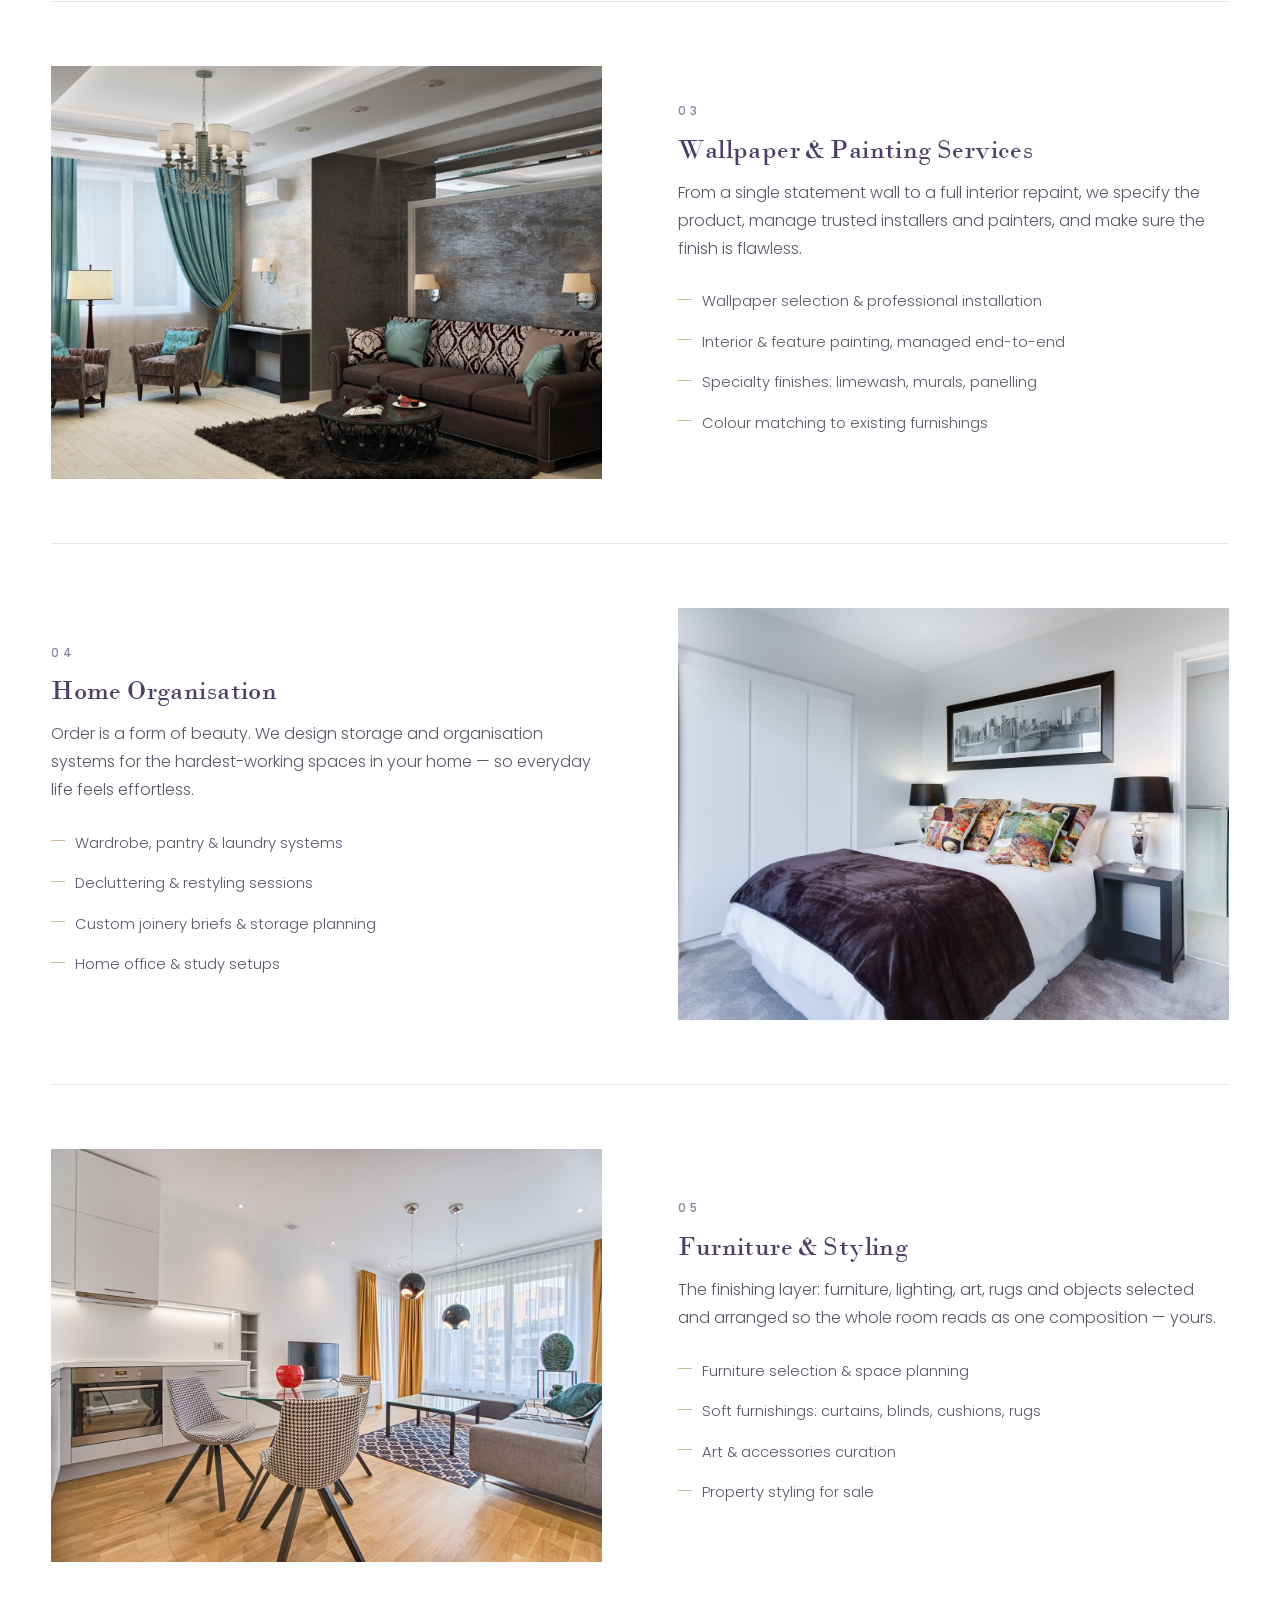
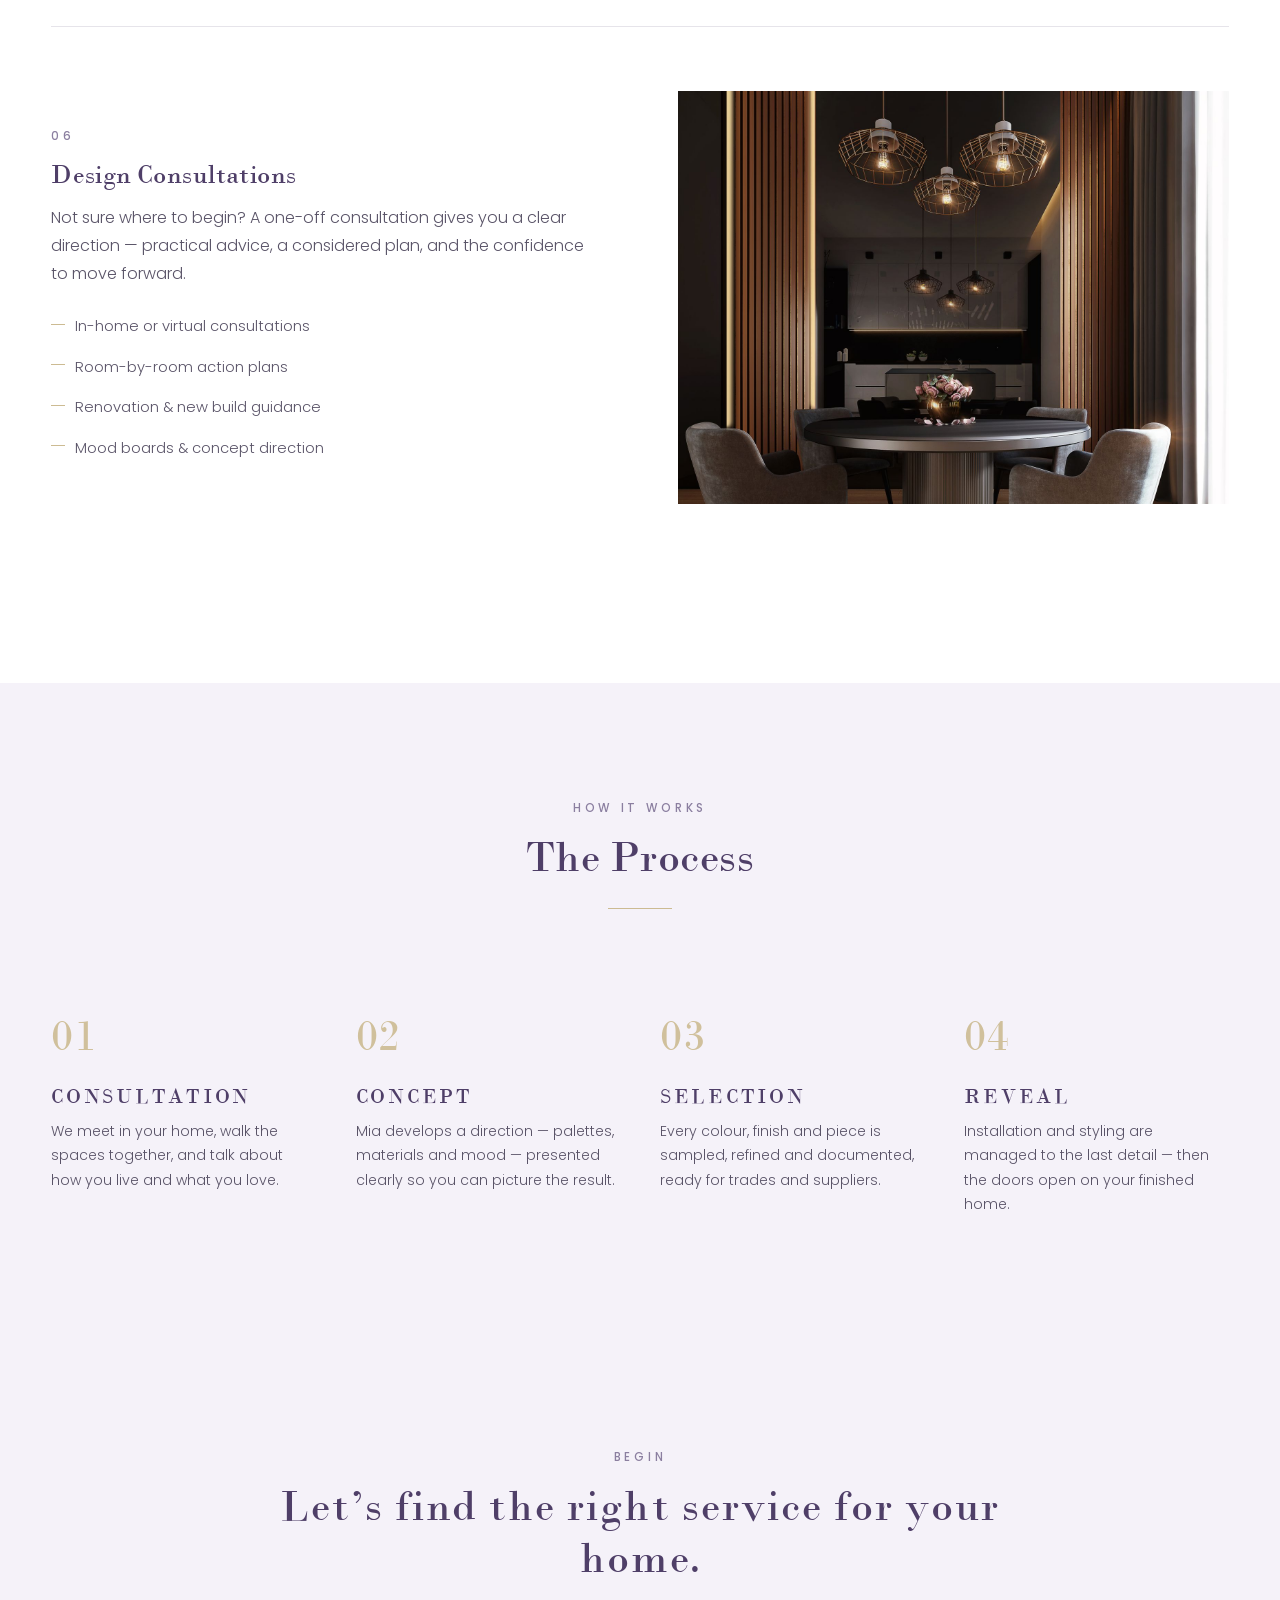
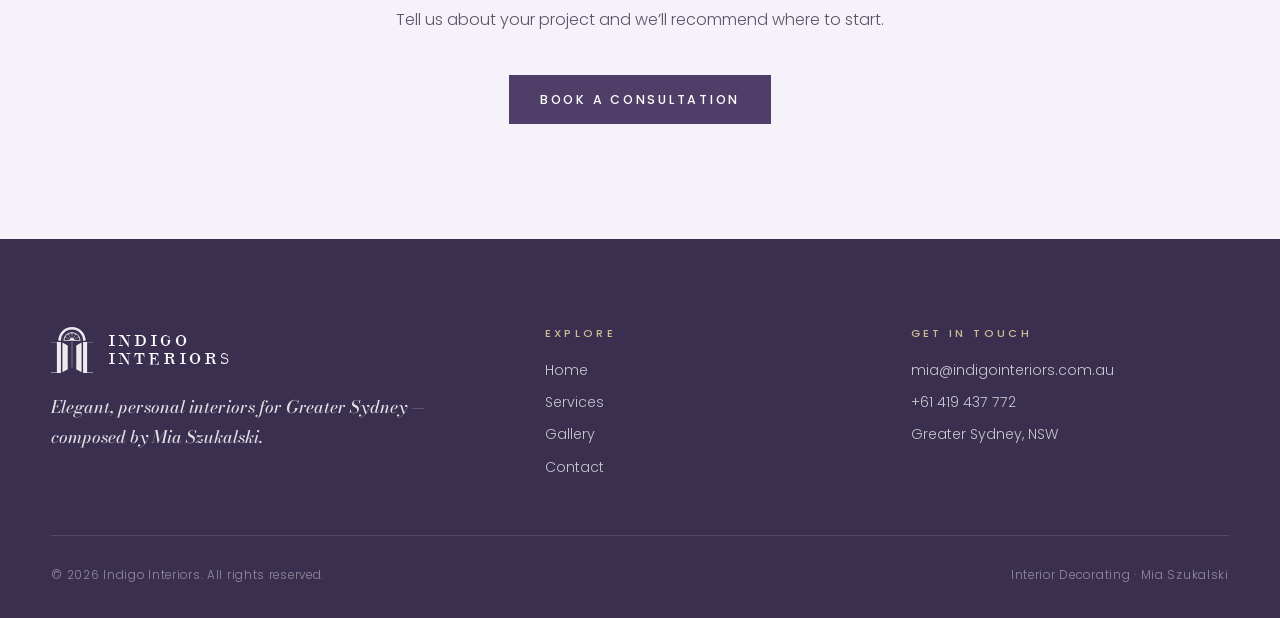
<file: services.html>
<!DOCTYPE html>
<html lang="en">
<head>
<meta charset="utf-8">
<meta name="viewport" content="width=device-width, initial-scale=1">
<title>Services — Indigo Interiors</title>
<meta name="description" content="Colour and finishes selection, materials specification, wallpaper and painting, home organisation, styling and more — interior decorating services by Indigo Interiors.">
<link rel="canonical" href="https://indigointeriors.com.au/services.html">
<meta property="og:type" content="website">
<meta property="og:site_name" content="Indigo Interiors">
<meta property="og:title" content="Services — Indigo Interiors">
<meta property="og:description" content="Colour and finishes, materials specification, wallpaper and painting, home organisation, styling and consultations across Greater Sydney.">
<meta property="og:url" content="https://indigointeriors.com.au/services.html">
<meta property="og:image" content="https://indigointeriors.com.au/assets/img/hero.jpg">
<meta name="twitter:card" content="summary_large_image">
<link rel="icon" type="image/svg+xml" href="assets/Indigo-mark.svg">
<link rel="preconnect" href="https://fonts.googleapis.com">
<link rel="preconnect" href="https://fonts.gstatic.com" crossorigin>
<!-- Poppins (body) + Bodoni Moda ITALIC only (OFL). Romans are Bodidota,
     self-hosted from assets/; see css/style.css header. -->
<link href="https://fonts.googleapis.com/css2?family=Poppins:ital,wght@0,300;0,400;0,500;1,300&family=Bodoni+Moda:ital,opsz,wght@1,6..96,400..600&display=swap" rel="stylesheet">
<link rel="stylesheet" href="css/style.css">
</head>
<body>

<header class="site-header">
  <div class="container header-grid">
    <nav class="nav nav--left" aria-label="Primary">
      <a href="index.html">Home</a>
      <a href="services.html" aria-current="page">Services</a>
    </nav>
    <a class="brand" href="index.html?reveal=1" aria-label="Indigo Interiors home — plays the intro">
      <img class="brand__mark" src="assets/Indigo-mark.svg" alt="Indigo Interiors">
    </a>
    <nav class="nav nav--right" aria-label="Primary">
      <a href="gallery.html">Gallery</a>
      <a href="contact.html">Contact</a>
    </nav>
    <button class="nav-toggle" aria-label="Menu" aria-expanded="false">
      <span></span><span></span><span></span>
    </button>
    <nav class="mobile-nav" aria-label="Primary">
      <a href="index.html">Home</a>
      <a href="services.html" aria-current="page">Services</a>
      <a href="gallery.html">Gallery</a>
      <a href="contact.html">Contact</a>
    </nav>
  </div>
</header>

<main>

  <section class="page-hero">
    <div class="container">
      <p class="eyebrow" data-reveal>What We Do</p>
      <h1 data-reveal>Services</h1>
      <hr class="rule rule--center" data-reveal>
      <p class="lede" data-reveal>From a single considered colour to a whole-home transformation — each service is shaped around your space, your life, and your budget.</p>
    </div>
  </section>

  <section class="section" style="padding-top:0">
    <div class="container">

      <div class="service-row" data-reveal>
        <div class="service-row__media">
          <div class="ph ph--a"><img class="ph__photo" src="assets/img/kitchen-yellow.jpg" alt="Kitchen with a bold colour scheme"></div>
        </div>
        <div>
          <p class="eyebrow">01</p>
          <h3>Colour &amp; Finishes Selection</h3>
          <p>The palette is the soul of a home. Mia develops whole-home colour schemes that flow from room to room, pairing paint colours with the finishes that bring them to life.</p>
          <ul>
            <li>Interior &amp; exterior paint colour schemes</li>
            <li>Finishes boards: flooring, benchtops, tiles, tapware</li>
            <li>On-site colour consultations with large-format samples</li>
            <li>New build &amp; renovation selections packages</li>
          </ul>
        </div>
      </div>

      <div class="service-row" data-reveal>
        <div class="service-row__media">
          <div class="ph ph--b"><img class="ph__photo" src="assets/img/kitchen-white.jpg" alt="Kitchen finished in stone, timber and tile"></div>
        </div>
        <div>
          <p class="eyebrow">02</p>
          <h3>Materials Specification</h3>
          <p>Every surface, fabric and fixture — researched, sampled and documented. You receive a complete specification your builder, joiner or trades can work from without guesswork.</p>
          <ul>
            <li>Fabric, stone, timber &amp; hardware curation</li>
            <li>Detailed specification schedules for trades</li>
            <li>Sourcing from trade-only suppliers</li>
            <li>Budget-conscious alternatives, always</li>
          </ul>
        </div>
      </div>

      <div class="service-row" data-reveal>
        <div class="service-row__media">
          <div class="ph ph--c"><img class="ph__photo" src="assets/img/living-classic.jpg" alt="Living room with feature wall finishes"></div>
        </div>
        <div>
          <p class="eyebrow">03</p>
          <h3>Wallpaper &amp; Painting Services</h3>
          <p>From a single statement wall to a full interior repaint, we specify the product, manage trusted installers and painters, and make sure the finish is flawless.</p>
          <ul>
            <li>Wallpaper selection &amp; professional installation</li>
            <li>Interior &amp; feature painting, managed end-to-end</li>
            <li>Specialty finishes: limewash, murals, panelling</li>
            <li>Colour matching to existing furnishings</li>
          </ul>
        </div>
      </div>

      <div class="service-row" data-reveal>
        <div class="service-row__media">
          <div class="ph ph--d"><img class="ph__photo" src="assets/img/bedroom-white.jpg" alt="Bedroom with built-in wardrobe storage"></div>
        </div>
        <div>
          <p class="eyebrow">04</p>
          <h3>Home Organisation</h3>
          <p>Order is a form of beauty. We design storage and organisation systems for the hardest-working spaces in your home — so everyday life feels effortless.</p>
          <ul>
            <li>Wardrobe, pantry &amp; laundry systems</li>
            <li>Decluttering &amp; restyling sessions</li>
            <li>Custom joinery briefs &amp; storage planning</li>
            <li>Home office &amp; study setups</li>
          </ul>
        </div>
      </div>

      <div class="service-row" data-reveal>
        <div class="service-row__media">
          <div class="ph ph--e"><img class="ph__photo" src="assets/img/living-gold.jpg" alt="Fully styled living room"></div>
        </div>
        <div>
          <p class="eyebrow">05</p>
          <h3>Furniture &amp; Styling</h3>
          <p>The finishing layer: furniture, lighting, art, rugs and objects selected and arranged so the whole room reads as one composition — yours.</p>
          <ul>
            <li>Furniture selection &amp; space planning</li>
            <li>Soft furnishings: curtains, blinds, cushions, rugs</li>
            <li>Art &amp; accessories curation</li>
            <li>Property styling for sale</li>
          </ul>
        </div>
      </div>

      <div class="service-row" data-reveal>
        <div class="service-row__media">
          <div class="ph ph--f"><img class="ph__photo" src="assets/img/dining-dark.jpg" alt="Dining room concept with layered materials"></div>
        </div>
        <div>
          <p class="eyebrow">06</p>
          <h3>Design Consultations</h3>
          <p>Not sure where to begin? A one-off consultation gives you a clear direction — practical advice, a considered plan, and the confidence to move forward.</p>
          <ul>
            <li>In-home or virtual consultations</li>
            <li>Room-by-room action plans</li>
            <li>Renovation &amp; new build guidance</li>
            <li>Mood boards &amp; concept direction</li>
          </ul>
        </div>
      </div>

    </div>
  </section>

  <!-- ===== Process ===== -->
  <section class="section section--mist">
    <div class="container">
      <div class="section-head section-head--center">
        <p class="eyebrow" data-reveal>How It Works</p>
        <h2 data-reveal>The Process</h2>
        <hr class="rule rule--center" data-reveal>
      </div>
      <div class="process-grid">
        <div class="process-step" data-reveal style="--d:0s">
          <h3>Consultation</h3>
          <p>We meet in your home, walk the spaces together, and talk about how you live and what you love.</p>
        </div>
        <div class="process-step" data-reveal style="--d:.1s">
          <h3>Concept</h3>
          <p>Mia develops a direction — palettes, materials and mood — presented clearly so you can picture the result.</p>
        </div>
        <div class="process-step" data-reveal style="--d:.2s">
          <h3>Selection</h3>
          <p>Every colour, finish and piece is sampled, refined and documented, ready for trades and suppliers.</p>
        </div>
        <div class="process-step" data-reveal style="--d:.3s">
          <h3>Reveal</h3>
          <p>Installation and styling are managed to the last detail — then the doors open on your finished home.</p>
        </div>
      </div>
    </div>
  </section>

  <section class="section section--sand cta-band">
    <div class="container--narrow">
      <p class="eyebrow" data-reveal>Begin</p>
      <h2 data-reveal>Let’s find the right service for your home.</h2>
      <p data-reveal>Tell us about your project and we’ll recommend where to start.</p>
      <a class="btn btn--solid" href="contact.html" data-reveal>Book a Consultation</a>
    </div>
  </section>

</main>

<footer class="site-footer">
  <div class="container">
    <div class="footer-grid">
      <div>
        <a class="brand" href="index.html">
          <img class="brand__mark" src="assets/Indigo-mark.svg" alt="">
          <span class="brand__name">INDIGO<br>INTERIORS</span>
        </a>
        <p class="footer-tagline">Elegant, personal interiors for Greater Sydney — composed by Mia Szukalski.</p>
      </div>
      <div>
        <h4>Explore</h4>
        <ul>
          <li><a href="index.html">Home</a></li>
          <li><a href="services.html">Services</a></li>
          <li><a href="gallery.html">Gallery</a></li>
          <li><a href="contact.html">Contact</a></li>
        </ul>
      </div>
      <div>
        <h4>Get in Touch</h4>
        <ul>
          <li><a href="mailto:mia@indigointeriors.com.au">mia@indigointeriors.com.au</a></li>
          <li><a href="tel:+61419437772">+61 419 437 772</a></li>
          <li>Greater Sydney, NSW</li>
        </ul>
      </div>
    </div>
    <div class="footer-bottom">
      <span>© <span id="year"></span> Indigo Interiors. All rights reserved.</span>
      <span>Interior Decorating · Mia Szukalski</span>
    </div>
  </div>
</footer>

<script src="js/main.js"></script>
</body>
</html>
</file>
<file: css/style.css>
/* =============================================================
   Indigo Interiors — style.css
   Brand: Indigo #4f3f68 · Gold #ccbb92 · White
   Type:  Bodidota (display roman) · Bodoni Moda (italic) · Poppins (body)

   Two Didones, deliberately paired:

   - ROMAN — Bodidota, self-hosted from assets/Bodidota.woff. Chosen over
     Bodoni Moda because its hairlines and serifs carry more weight; Bodoni
     Moda's thins get so fine at heading sizes they start to break up.
     Single weight (400), roman only, no optical-size axis.
   - ITALIC — Bodoni Moda, from Google Fonts (SIL OFL). Bodidota ships no
     italic, and a synthesised oblique on a Didone looks wrong: it shears
     the hairlines instead of redrawing them. The site leans on italic for
     voice (pull quote, testimonials, footer tagline, hero typewriter
     word), so those keep a real italic via --serif-italic.

   Neither is Linotype Didot, for which we hold only a desktop licence —
   see README "Fonts & licensing". The one place the real Didot survives
   is the logo reveal, as static SVG outlines (tools/build-wordmark.js),
   which is artwork rather than font software.

   Because Bodidota is a single weight with no opsz axis, the weight bumps
   that existed to keep Bodoni Moda's hairlines alive are mostly gone. Its
   sturdier strokes hold up unaided; where a nudge remains (small gold on
   white, light-on-dark) it is commented individually below.
   ============================================================= */

/* ---------- Fonts ---------- */
@font-face {
  font-family: 'Bodidota';
  src: url('../assets/Bodidota.woff') format('woff');
  font-weight: 400;
  font-style: normal;
  font-display: swap;
}

/* ---------- Tokens ---------- */
:root {
  --indigo: #4f3f68;
  --indigo-deep: #3b2f50;
  --gold: #ccbb92;
  --gold-soft: #e7dfcd;
  --lavender: #8b7fa0;
  --paper: #ffffff;
  --mist: #f5f2f9;      /* off-white lavender — the single tinted-section colour */
  --sand: #f5f2f9;      /* alias of --mist (kept for markup compat) */
  --body: #5a5468;
  --hairline: rgba(79, 63, 104, 0.14);

  /* Roman: Bodidota (self-hosted). Italic: Bodoni Moda (Google Fonts) —
     apply --serif-italic wherever font-style:italic is used, or the
     browser will synthesise an oblique from Bodidota's roman.
     Fallbacks are other Didones so the look survives a font failure. */
  --serif: 'Bodidota', 'Bodoni Moda', 'Didot', 'Bodoni MT', Georgia, serif;
  --display: 'Bodidota', 'Bodoni Moda', 'Didot', 'Bodoni MT', Georgia, serif;
  --serif-italic: 'Bodoni Moda', 'Didot', 'Bodoni MT', Georgia, serif;
  --sans: 'Poppins', 'Segoe UI', Helvetica, Arial, sans-serif;

  --ease: cubic-bezier(.45, 0, .2, 1);
  --header-h: 84px;
}

/* ---------- Type trials ----------
   Scratch space for comparing display faces in situ. Put
   `data-type-trial="<name>"` on any section and everything inside it that
   uses --serif/--display switches to that face, while the rest of the page
   stays on the site default — the only honest way to judge a face is beside
   the one it would replace. Add a @font-face plus a rule setting --serif /
   --display / --serif-italic, then point the attribute at it and run
   `node tools/shoot-trial.js` for a before/after pair.

   Trials are EXPERIMENTS, not shipped type: promote a winner into :root and
   remove the attribute. Any self-hosted trial font must clear licensing
   first — see README "Fonts & licensing".

   (No trial is active. Bodidota was trialled here and promoted to :root.) */

/* ---------- Custom cursor ----------
   Gold scalene triangle (solid fill + spaced outline stroke) that morphs
   into a circle of the same construction over clickables. Implemented as a
   JS-driven follower element (static cursor: urls can't animate); main.js
   adds .has-cursor on fine-pointer devices, which hides the native cursor.
   Fallback below: static triangle for fine pointers if JS never runs. */
@media (pointer: fine) {
  html, body {
    cursor: url('data:image/svg+xml;utf8,<svg xmlns="http://www.w3.org/2000/svg" width="32" height="32" viewBox="0 0 32 32"><path d="M2.5 1.5 L11 29 L29 16.5 Z" fill="none" stroke="%23ccbb92" stroke-width="1.6"/><path d="M7.8 8.4 L12.6 23.7 L22.6 16.7 Z" fill="%23ccbb92"/></svg>') 2 1, auto;
  }
}
html.has-cursor, html.has-cursor * { cursor: none !important; }
.cursor {
  position: fixed;
  left: 0; top: 0;
  width: 34px; height: 34px;
  z-index: 9999;
  pointer-events: none;
  will-change: transform;
  opacity: 0;
  transition: opacity .25s var(--ease);
}
.cursor.is-visible { opacity: 1; }
.cursor svg {
  position: absolute;
  inset: 0;
  transition: opacity .28s var(--ease), transform .28s var(--ease);
}
/* triangle: tip sits at the pointer position (top-left of the box) */
.cursor__tri { opacity: 1; transform: scale(1); transform-origin: 8% 5%; }
/* circle: centered on the pointer position */
.cursor__circ {
  opacity: 0;
  transform: translate(-50%, -50%) scale(.55);
  transform-origin: 0 0;
  left: 0; top: 0;
}
.cursor.is-hover .cursor__tri { opacity: 0; transform: scale(.45); }
.cursor.is-hover .cursor__circ { opacity: 1; transform: translate(-50%, -50%) scale(.75); }

/* ---------- Reset ---------- */
*, *::before, *::after { box-sizing: border-box; }
html { scroll-behavior: smooth; }
body {
  margin: 0;
  background: var(--paper);
  color: var(--body);
  font-family: var(--sans);
  font-weight: 300;
  font-size: 16px;
  line-height: 1.75;
  -webkit-font-smoothing: antialiased;
  text-rendering: optimizeLegibility;
  /* let Bodoni Moda's opsz axis respond to size (see header note) */
  font-optical-sizing: auto;
}
img, svg, video { max-width: 100%; display: block; }
a { color: var(--indigo); text-decoration: none; transition: color .3s var(--ease); }
a:hover { color: var(--gold); }
button { font-family: inherit; }

h1, h2, h3, h4 {
  font-family: var(--serif);
  font-weight: 400;
  color: var(--indigo);
  line-height: 1.15;
  margin: 0 0 .5em;
}
/* Bodoni Moda sets a little wider than Didot at the same size, so the
   large sizes come back very slightly and carry a touch less tracking. */
h1 { font-size: clamp(2.5rem, 5.7vw, 4.2rem); letter-spacing: .01em; }
h2 { font-size: clamp(1.95rem, 3.9vw, 2.8rem); letter-spacing: .01em; }
/* Bodidota has a single 400 weight, so asking for 500 makes the browser
   synthesise a fake bold — smeared, uneven strokes. Its serifs are sturdy
   enough at this size not to need the bump Bodoni Moda did. */
h3 { font-size: 1.35rem; letter-spacing: .015em; }
p  { margin: 0 0 1.2em; }

::selection { background: var(--indigo); color: #fff; }

/* ---------- Utilities ---------- */
.container { width: min(1180px, 92vw); margin-inline: auto; }
.container--narrow { width: min(820px, 92vw); margin-inline: auto; }

.eyebrow {
  font-family: var(--sans);
  font-size: .72rem;
  font-weight: 500;
  letter-spacing: .32em;
  text-transform: uppercase;
  color: var(--lavender);
  margin-bottom: 1.1em;
}
.rule {
  width: 64px; height: 1px;
  background: var(--gold);
  border: 0; margin: 1.6rem 0;
}
.rule--center { margin-inline: auto; }
.text-center { text-align: center; }

.section { padding: clamp(4.5rem, 9vw, 8rem) 0; }
.section--mist { background: var(--mist); }
.section--sand { background: var(--sand); }
.section--indigo { background: var(--indigo); }
.section--indigo h2, .section--indigo h3 { color: #fff; }
.section--indigo p { color: rgba(255, 255, 255, .78); }
.section--indigo .eyebrow { color: var(--gold); }

/* ---------- Patterned section ----------
   A faint, repeating tile of the logo mark laid over a section's
   background. Painted on ::before rather than the section itself so the
   opacity applies to the pattern alone and not to the content above it;
   the section needs a stacking context, and content sits at z-index 1.

   Tune: --pattern-size (tile width) and --pattern-opacity. Currently used
   on the home page testimonials as a trial — remove .section--pattern
   from the markup to drop it. */
.section--pattern {
  position: relative;
  isolation: isolate;
  /* Small enough to read as texture rather than as repeated logos, but
     still legible as the mark. Opacity is the sensitive control on the
     indigo ground: below ~.08 it vanishes, much above .16 it starts
     competing with the cards in front of it. */
  --pattern-size: 175px;
  --pattern-opacity: .05;
}
.section--pattern::before {
  content: '';
  position: absolute;
  inset: 0;
  background-image: url('../assets/pattern-mark.svg');
  background-repeat: repeat;
  background-size: var(--pattern-size) auto;
  background-position: center;
  opacity: var(--pattern-opacity);
  pointer-events: none;
  z-index: 0;
}
.section--pattern > * { position: relative; z-index: 1; }
@media (max-width: 720px) {
  .section--pattern { --pattern-size: 128px; }
}

.section-head { max-width: 640px; margin-bottom: clamp(2.5rem, 5vw, 4rem); }
.section-head--center { margin-inline: auto; text-align: center; }

/* ---------- Buttons ---------- */
.btn {
  display: inline-block;
  font-family: var(--sans);
  font-size: .78rem;
  font-weight: 500;
  letter-spacing: .22em;
  text-transform: uppercase;
  padding: 1em 2.4em;
  border: 1px solid var(--indigo);
  color: var(--indigo);
  background: transparent;
  cursor: pointer;
  transition: background .35s var(--ease), color .35s var(--ease), border-color .35s var(--ease);
}
.btn:hover { background: var(--indigo); color: #fff; }
.btn--solid { background: var(--indigo); color: #fff; }
.btn--solid:hover { background: var(--indigo-deep); border-color: var(--indigo-deep); color: #fff; }
.btn--gold { border-color: var(--gold); color: var(--indigo); }
.btn--gold:hover { background: var(--gold); border-color: var(--gold); color: var(--indigo-deep); }
.btn--light { border-color: rgba(255,255,255,.6); color: #fff; }
.btn--light:hover { background: #fff; border-color: #fff; color: var(--indigo); }

/* ---------- Header / Nav (centered logo mark) ---------- */
.site-header {
  position: fixed;
  inset: 0 0 auto 0;
  z-index: 600;
  height: var(--header-h);
  display: flex;
  align-items: center;
  background: rgba(255, 255, 255, .96);
  backdrop-filter: blur(8px);
  box-shadow: 0 1px 0 var(--hairline);
}
.header-grid {
  display: grid;
  grid-template-columns: 1fr auto 1fr;
  align-items: center;
}
.brand { display: flex; align-items: center; gap: .9rem; }
.brand__mark {
  width: 42px; height: auto;
  transition: transform .4s var(--ease);
}
.header-grid .brand:hover .brand__mark { transform: translateY(-2px); }
.brand__name {
  font-family: var(--display);
  /* Bodidota is single-weight; a synthesised bold would distort the
     wordmark, which sits right beside the logo mark. Its strokes hold at
     this tracking unaided. */
  font-weight: 400;
  font-size: 1.05rem;
  letter-spacing: .18em;
  color: var(--indigo);
  /* the wordmark stacks over two lines (INDIGO / INTERIORS), so nowrap
     would fight the <br>; the tight leading is set on the footer rule */
  white-space: normal;
}

.nav { display: flex; align-items: center; gap: 2.8rem; }
.nav--left { justify-content: flex-end; padding-right: 3.4rem; }
.nav--right { justify-content: flex-start; padding-left: 3.4rem; }
.nav a {
  position: relative;
  font-size: .78rem;
  font-weight: 400;
  letter-spacing: .22em;
  text-transform: uppercase;
  color: var(--indigo);
  padding: .4em 0;
}
.nav a::after {
  content: '';
  position: absolute;
  left: 0; bottom: 0;
  width: 100%; height: 1px;
  background: var(--gold);
  transform: scaleX(0);
  transform-origin: right;
  transition: transform .35s var(--ease);
}
.nav a:hover::after, .nav a[aria-current="page"]::after {
  transform: scaleX(1);
  transform-origin: left;
}
.nav a[aria-current="page"] { color: var(--indigo); }

.nav-toggle {
  display: none;
  position: relative;
  z-index: 2;
  background: none;
  border: 0;
  width: 40px; height: 40px;
  cursor: pointer;
  padding: 8px;
}
.nav-toggle span {
  display: block;
  height: 1.5px;
  background: var(--indigo);
  margin: 6px 0;
  transition: transform .35s var(--ease), opacity .3s;
}
.site-header.is-open .nav-toggle span:nth-child(1) { transform: translateY(7.5px) rotate(45deg); }
.site-header.is-open .nav-toggle span:nth-child(2) { opacity: 0; }
.site-header.is-open .nav-toggle span:nth-child(3) { transform: translateY(-7.5px) rotate(-45deg); }

/* Full-screen mobile menu.

   Sizing note, and it is not optional. .site-header sets
   `backdrop-filter: blur(8px)`, and an element with a backdrop-filter
   becomes the containing block for its fixed-position descendants —
   exactly as `transform` and `filter` do. So `inset: 0` on this element
   resolved against the 84px header box rather than the viewport: the
   overlay painted 375x84, "Home" landed at y=-99 (completely above the
   screen), and the lower links sat on top of page content with no
   background behind them at all.

   The header is itself pinned to the viewport's top-left
   (`position: fixed; inset: 0 0 auto 0`) and spans its full width, so
   top/left/right already resolve where we want them — only the height
   was wrong. Setting it explicitly fixes the overlay without moving the
   markup out of the header on all six pages.

   dvh rather than vh: on phones vh means the *largest* possible
   viewport, so with the address bar on screen the bottom of the menu
   would sit underneath it. The plain vh line above is the fallback for
   browsers that do not know dvh. */
.mobile-nav {
  position: fixed;
  top: 0;
  left: 0;
  right: 0;
  height: 100vh;
  height: 100dvh;
  display: flex;
  flex-direction: column;
  align-items: center;
  justify-content: center;
  gap: 2.4rem;
  /* Clears the header so the links never collide with the logo or the
     close button, and keeps every link reachable on a short landscape
     viewport. */
  padding: var(--header-h) 1.5rem 2rem;
  overflow-y: auto;
  overscroll-behavior: contain;
  background: rgba(255, 255, 255, .98);
  opacity: 0;
  pointer-events: none;
  transition: opacity .35s var(--ease);
}
.site-header.is-open .mobile-nav { opacity: 1; pointer-events: auto; }
/* The overlay is a sibling of the brand inside the header, so without
   this the white background covers the logo while the menu is open and
   the header reads as empty apart from the close button. */
.site-header.is-open .brand { position: relative; z-index: 2; }
.mobile-nav a {
  font-family: var(--serif);
  /* single-weight face — 400 avoids a synthesised bold */
  font-weight: 400;
  font-size: 1.5rem;
  letter-spacing: .14em;
  text-transform: uppercase;
  color: var(--indigo);
  opacity: 0;
  transform: translateY(12px);
  transition: opacity .45s var(--ease), transform .45s var(--ease), color .3s var(--ease);
}
.mobile-nav a[aria-current="page"] { color: var(--gold); }
.site-header.is-open .mobile-nav a { opacity: 1; transform: none; }
.site-header.is-open .mobile-nav a:nth-child(1) { transition-delay: .08s; }
.site-header.is-open .mobile-nav a:nth-child(2) { transition-delay: .16s; }
.site-header.is-open .mobile-nav a:nth-child(3) { transition-delay: .24s; }
.site-header.is-open .mobile-nav a:nth-child(4) { transition-delay: .32s; }

@media (max-width: 860px) {
  .nav--left, .nav--right { display: none; }
  .nav-toggle { display: block; grid-column: 3; justify-self: end; }
  .header-grid .brand { grid-column: 2; }
  .header-grid .brand__mark { width: 36px; }
}

/* Short viewports — a phone held in landscape. At 320px tall the header
   alone is a quarter of the screen, and the menu at full size needed
   283px for 204px of room, which pushed "Contact" below the fold: the
   overlay scrolled, but a four-item menu should never ask for a scroll.
   Tightened so all four links fit without one. The top padding still
   clears the close button, which sits 22-62px down inside the header. */
@media (max-width: 860px) and (max-height: 480px) {
  .mobile-nav {
    gap: 1.1rem;
    padding: 64px 1.5rem 1rem;
  }
  .mobile-nav a { font-size: 1.15rem; }
}

/* ---------- Hero (home) ---------- */
.hero {
  position: relative;
  min-height: 100vh;
  min-height: 100svh;
  display: flex;
  align-items: center;
  overflow: hidden;
}
.hero__media {
  position: absolute;
  inset: 0;
  z-index: -1;
}
/* Placeholder “photograph” — replace .hero__ph with a real <img> or <video>
   of an interior; keep .hero__scrim above it for text legibility. */
.hero__ph {
  position: absolute;
  inset: 0;
  background:
    radial-gradient(ellipse 90% 70% at 78% 22%, rgba(204, 187, 146, .35), transparent 60%),
    radial-gradient(ellipse 70% 90% at 12% 85%, rgba(79, 63, 104, .28), transparent 65%),
    linear-gradient(160deg, #f6f2ea 0%, #ece6f0 48%, #ded5e6 100%);
  animation: heroDrift 26s var(--ease) infinite alternate;
}
/* Low-opacity interior slideshow over the placeholder wash. The reveal
   overlay is transparent, so this is also the backdrop of the logo
   animation. The strip itself fades in ~3s after load (js/main.js adds
   .slides-on to the section), then slides crossfade every ~7s. */
.hero__slides {
  position: absolute;
  inset: 0;
  opacity: 0;
  transition: opacity 1.8s var(--ease);
  animation: heroDrift 26s var(--ease) infinite alternate;
}
.hero.slides-on .hero__slides { opacity: 1; }
.hero__slide {
  position: absolute;
  inset: 0;
  width: 100%;
  height: 100%;
  object-fit: cover;
  opacity: 0;
  transition: opacity 2.5s var(--ease);
}
/* While the logo reveal plays, slides are ghosted so the indigo animation
   reads against white; once the site content fades in (body.revealed) they
   go full-opacity and the white scrim swaps for a dark shade. */
.hero__slide.is-active { opacity: .3; }
body.revealed .hero__slide.is-active { opacity: 1; }
.hero__scrim {
  position: absolute;
  inset: 0;
  background: linear-gradient(180deg, rgba(255,255,255,.5) 0%, rgba(255,255,255,.12) 45%, rgba(255,255,255,.6) 100%);
  transition: opacity 2s var(--ease);
}
body.revealed .hero__scrim { opacity: 0; }
.hero__shade {
  position: absolute;
  inset: 0;
  background:
    radial-gradient(ellipse 90% 65% at 50% 52%, rgba(30, 22, 44, .42), rgba(30, 22, 44, .12) 70%),
    linear-gradient(180deg, rgba(30, 22, 44, .25), transparent 30%, transparent 70%, rgba(30, 22, 44, .35));
  opacity: 0;
  transition: opacity 2s var(--ease);
}
body.revealed .hero__shade { opacity: 1; }
@keyframes heroDrift {
  from { transform: scale(1); }
  to   { transform: scale(1.08) translateY(-1.5%); }
}

.hero__inner {
  margin-inline: auto;
  text-align: center;
  max-width: 980px;
  padding: var(--header-h) 0 0;
}
.hero__title {
  font-family: var(--sans);
  font-weight: 300;
  letter-spacing: .04em;
  color: #fff;
  font-size: clamp(2rem, 4.4vw, 3.4rem);
  line-height: 1.3;
  margin: 0;
  text-shadow: 0 2px 28px rgba(30, 22, 44, .35);
}
.hero__sub {
  font-family: var(--sans);
  font-weight: 300;
  letter-spacing: .18em;
  text-transform: uppercase;
  color: rgba(255, 255, 255, .85);
  font-size: clamp(.8rem, 1.3vw, .95rem);
  margin: 1.4rem 0 0;
  text-shadow: 0 2px 20px rgba(30, 22, 44, .35);
}
/* Typewriter word — Bodoni Moda italic, white, with a blinking caret.
   White-on-photo is the worst case for a Didone: thin strokes get eaten by
   the image behind them. 500 plus the inherited text-shadow keeps the word
   solid without making it look bold beside the 300-weight Poppins around it. */
.hero__typed {
  font-family: var(--serif-italic);
  font-style: italic;
  font-weight: 500;
  color: #fff;
  white-space: nowrap;
}
.hero__caret {
  display: inline-block;
  width: 2px;
  height: .9em;
  margin-left: .06em;
  vertical-align: -.08em;
  background: #fff;
  animation: caretBlink 1.1s step-end infinite;
}
@keyframes caretBlink { 50% { opacity: 0; } }

/* Hero slide arrows — tablet/desktop only */
.hero__arrow {
  position: absolute;
  top: 50%;
  margin-top: -24px;
  z-index: 5;
  width: 48px;
  height: 48px;
  display: none;
  align-items: center;
  justify-content: center;
  background: transparent;
  border: 0;
  padding: 0;
  color: #fff;
  opacity: .65;
  filter: drop-shadow(0 1px 10px rgba(30, 22, 44, .45));
  transition: opacity .3s var(--ease), transform .3s var(--ease);
}
.hero__arrow--prev { left: clamp(.8rem, 2.5vw, 2.4rem); }
.hero__arrow--next { right: clamp(.8rem, 2.5vw, 2.4rem); }
.hero__arrow:hover { opacity: 1; transform: scale(1.12); }
@media (min-width: 768px) {
  .hero__arrow { display: flex; }
}

.scroll-hint {
  position: absolute;
  /* centered via auto margins, NOT translateX(-50%): this element is also a
     .fade-on-reveal, whose revealed state sets transform:none and would wipe
     out a transform-based centering (it sat ~half its width right of center) */
  left: 0;
  right: 0;
  margin-inline: auto;
  width: max-content;
  bottom: 2.2rem;
  display: flex;
  flex-direction: column;
  align-items: center;
  gap: .7rem;
  font-size: .62rem;
  letter-spacing: .34em;
  /* letter-spacing adds a phantom trailing space after the last glyph —
     indent the text by the same amount so the visible glyphs sit on the
     true center line (text-indent doesn't move the ::after line) */
  text-indent: .34em;
  text-transform: uppercase;
  color: #fff;
  text-shadow: 0 1px 14px rgba(30, 22, 44, .45);
}
.scroll-hint::after {
  content: '';
  width: 1px; height: 44px;
  background: linear-gradient(var(--gold), transparent);
  animation: hintPulse 2.4s var(--ease) infinite;
}
@keyframes hintPulse {
  0%, 100% { transform: scaleY(.4); transform-origin: top; opacity: .4; }
  50% { transform: scaleY(1); opacity: 1; }
}

/* ---------- Post-reveal fade-in ---------- */
/* While the logo reveal is active, flagged elements wait invisible;
   body.revealed lets them rise in with per-element delays (--d). */
html.reveal-active .fade-on-reveal {
  opacity: 0;
  transform: translateY(14px);
}
html.reveal-active body.revealed .fade-on-reveal {
  opacity: 1;
  transform: none;
  transition: opacity 1s var(--ease) var(--d, 0s), transform 1s var(--ease) var(--d, 0s);
}

/* Navbar enters early in the reveal, as the opening text glide slows
   (body.nav-revealed is added by reveal.js at ~3s on the timeline). */
html.reveal-active .site-header {
  opacity: 0;
  transform: translateY(-14px);
}
html.reveal-active body.nav-revealed .site-header {
  opacity: 1;
  transform: none;
  transition: opacity 1.1s var(--ease), transform 1.1s var(--ease);
}

/* Reveal overlay shell (stage markup lives in index.html) */
#ovl { display: none; }
html.reveal-active #ovl { display: flex; }

/* ---------- Scroll animations ---------- */
[data-reveal] {
  opacity: 0;
  transform: translateY(26px);
  transition: opacity .9s var(--ease), transform .9s var(--ease);
  transition-delay: var(--d, 0s);
}
[data-reveal].in-view { opacity: 1; transform: none; }

/* ---------- Intro / About strip (home) ---------- */
.about-grid {
  display: grid;
  grid-template-columns: 1fr 1.15fr;
  gap: clamp(2.5rem, 6vw, 6rem);
  align-items: center;
}
.portrait-frame {
  position: relative;
  aspect-ratio: 4 / 5;
  background: linear-gradient(150deg, #e9e3f0, #d7cfe2 55%, #cfc4dd);
  display: flex;
  align-items: center;
  justify-content: center;
}
.portrait-frame::after {
  content: '';
  position: absolute;
  inset: 18px;
  border: 1px solid var(--gold);
  pointer-events: none;
}
.portrait-frame img { width: 42%; opacity: .5; }
.ph-note {
  position: absolute;
  bottom: 8%;
  font-size: .62rem;
  letter-spacing: .3em;
  text-transform: uppercase;
  color: var(--lavender);
}
@media (max-width: 820px) {
  .about-grid { grid-template-columns: 1fr; }
}

blockquote.pull {
  font-family: var(--serif-italic);
  font-style: italic;
  /* body sets 300, but the loaded italic range starts at 400 — be explicit
     so the browser isn't left to pick */
  font-weight: 400;
  font-size: 1.35rem;
  color: var(--indigo);
  border-left: 1px solid var(--gold);
  margin: 2rem 0;
  padding-left: 1.6rem;
  line-height: 1.5;
}

/* ---------- Cards (services preview + services page) ---------- */
.card-grid {
  display: grid;
  grid-template-columns: repeat(auto-fit, minmax(255px, 1fr));
  gap: 1.5rem;
}
.card {
  background: var(--paper);
  border: 1px solid var(--hairline);
  padding: 2.6rem 2.2rem;
  transition: transform .45s var(--ease), box-shadow .45s var(--ease), border-color .45s var(--ease);
}
.card:hover {
  transform: translateY(-6px);
  box-shadow: 0 24px 48px -28px rgba(79, 63, 104, .35);
  border-color: var(--gold);
}
.card__num {
  font-family: var(--serif);
  /* Small gold-on-white is the lowest-contrast type on the site. Bodidota
     is single-weight, so instead of a synthesised bold the numeral gets a
     slightly larger size and the deeper gold — same legibility, real strokes. */
  font-weight: 400;
  font-size: 1.02rem;
  color: #b9a473;
  letter-spacing: .1em;
  display: block;
  margin-bottom: 1.2rem;
}
.card h3 { margin-bottom: .6rem; }
.card p { font-size: .92rem; margin: 0; }

/* ---------- Service detail rows (services page) ---------- */
.service-row {
  display: grid;
  grid-template-columns: 1fr 1fr;
  gap: clamp(2rem, 6vw, 5rem);
  align-items: center;
  padding: clamp(2.5rem, 5vw, 4rem) 0;
}
.service-row + .service-row { border-top: 1px solid var(--hairline); }
.service-row:nth-child(even) .service-row__media { order: 2; }
.service-row__media {
  aspect-ratio: 4 / 3;
  position: relative;
  overflow: hidden;
}
.service-row__media .ph-note { left: 50%; transform: translateX(-50%); white-space: nowrap; }
.service-row h3 { font-size: 1.7rem; }
.service-row ul {
  margin: 1.2rem 0 0;
  padding: 0;
  list-style: none;
  font-size: .92rem;
}
.service-row li {
  padding: .5em 0 .5em 1.6em;
  position: relative;
}
.service-row li::before {
  content: '';
  position: absolute;
  left: 0; top: 1.15em;
  width: 14px; height: 1px;
  background: var(--gold);
}
@media (max-width: 820px) {
  .service-row { grid-template-columns: 1fr; }
  .service-row:nth-child(even) .service-row__media { order: 0; }
}

/* Placeholder art for media boxes — swap for real photography */
.ph {
  position: absolute;
  inset: 0;
  display: flex;
  align-items: center;
  justify-content: center;
}
.ph--a { background: linear-gradient(155deg, #efe9f4, #dcd2e6 60%, #cbbfd9); }
.ph--b { background: linear-gradient(155deg, #f5efe3, #e9dfc9 60%, #d9cbaa); }
.ph--c { background: linear-gradient(155deg, #e8e4ef, #d4cee2 55%, #b9aecd); }
.ph--d { background: linear-gradient(155deg, #f3eee6, #e2d8c6 55%, #cfc0a2); }
.ph--e { background: linear-gradient(155deg, #ece7f2, #d8d0e4 55%, #c2b6d4); }
.ph--f { background: linear-gradient(155deg, #f6f1e8, #e5dcc8 55%, #d4c6a6); }
.ph img { width: 26%; opacity: .35; }
/* Real photography (temporary stock for now) fills the tile; the gradient
   above remains as the loading backdrop. */
.ph img.ph__photo,
.portrait-frame img.ph__photo {
  position: absolute;
  inset: 0;
  width: 100%;
  height: 100%;
  object-fit: cover;
  opacity: 1;
}

/* ---------- Process strip ---------- */
.process-grid {
  display: grid;
  grid-template-columns: repeat(auto-fit, minmax(210px, 1fr));
  gap: 2.5rem;
  counter-reset: step;
}
.process-step { position: relative; padding-top: 1.4rem; }
.process-step::before {
  counter-increment: step;
  content: counter(step, decimal-leading-zero);
  font-family: var(--serif);
  /* large display numeral — this is where a Didone's stroke contrast
     should show, so it stays at 400 and gains a little tracking */
  font-weight: 400;
  font-size: 2.8rem;
  letter-spacing: .02em;
  color: var(--gold);
  opacity: .9;
  display: block;
  margin-bottom: .6rem;
}
/* All caps, a size up from the default h3. Caps need more tracking than
   mixed case to breathe — without it the letterforms crowd each other. */
.process-step h3 {
  font-size: 1.32rem;
  text-transform: uppercase;
  letter-spacing: .13em;
}
.process-step p { font-size: .88rem; margin: 0; }

/* ---------- Gallery ---------- */
.gallery-grid {
  display: grid;
  grid-template-columns: repeat(auto-fill, minmax(300px, 1fr));
  gap: 1.4rem;
  /* projects.js renders the tiles after load, so the grid is 0px tall to
     begin with and everything below it jumps up the page when they land —
     measured as a 0.155 layout shift, nearly all of the gallery's CLS.
     projects.js sets --rows from the real project count before rendering,
     so the space is reserved at the correct height from the first paint.
     Each row is a 4/5 tile on a 300px min column, plus the 1.4rem gap. */
  min-height: calc(var(--rows, 1) * 375px + (var(--rows, 1) - 1) * 1.4rem);
}
.gallery-item {
  position: relative;
  aspect-ratio: 4 / 5;
  overflow: hidden;
  cursor: pointer;
  border: 0;
  padding: 0;
  background: none;
  transition: opacity .5s var(--ease), transform .5s var(--ease);
}
.gallery-item.is-hidden { display: none; }
.gallery-item .ph { transition: transform .8s var(--ease); }
.gallery-item:hover .ph { transform: scale(1.05); }
.gallery-item__label {
  position: absolute;
  inset: auto 0 0 0;
  padding: 1.4rem 1.5rem;
  background: linear-gradient(transparent, rgba(59, 47, 80, .55));
  color: #fff;
  text-align: left;
  opacity: 0;
  transform: translateY(8px);
  transition: opacity .45s var(--ease), transform .45s var(--ease);
}
.gallery-item:hover .gallery-item__label { opacity: 1; transform: none; }
.gallery-item__label strong {
  font-family: var(--serif);
  /* over photography; single-weight face, and the label's dark scrim
     already carries the contrast */
  font-weight: 400;
  font-size: 1.15rem;
  display: block;
  letter-spacing: .04em;
}
.gallery-item__label span {
  font-size: .68rem;
  letter-spacing: .26em;
  text-transform: uppercase;
  color: var(--gold-soft);
}

/* Lightbox */
.lightbox {
  position: fixed;
  inset: 0;
  z-index: 200;
  background: rgba(38, 30, 52, .94);
  display: flex;
  align-items: center;
  justify-content: center;
  opacity: 0;
  pointer-events: none;
  transition: opacity .4s var(--ease);
}
.lightbox.is-open { opacity: 1; pointer-events: auto; }
.lightbox__stage {
  width: min(880px, 88vw);
  aspect-ratio: 4 / 3;
  position: relative;
  overflow: hidden;
}
.lightbox__caption {
  text-align: center;
  color: #fff;
  margin-top: 1.4rem;
}
.lightbox__caption strong {
  font-family: var(--serif);
  /* white on the lightbox's near-black backdrop; single-weight face */
  font-weight: 400;
  font-size: 1.3rem;
  letter-spacing: .05em;
  display: block;
}
.lightbox__caption span {
  font-size: .68rem;
  letter-spacing: .28em;
  text-transform: uppercase;
  color: var(--gold);
}
.lightbox__close, .lightbox__nav {
  position: absolute;
  background: none;
  border: 0;
  color: #fff;
  cursor: pointer;
  font-size: 1.6rem;
  line-height: 1;
  padding: .6em;
  opacity: .7;
  transition: opacity .3s;
}
.lightbox__close:hover, .lightbox__nav:hover { opacity: 1; }
.lightbox__close { top: 20px; right: 26px; font-size: 2rem; }
.lightbox__nav--prev { left: 12px; top: 50%; transform: translateY(-50%); }
.lightbox__nav--next { right: 12px; top: 50%; transform: translateY(-50%); }

/* ---------- Testimonials ---------- */
.testimonial-grid {
  display: grid;
  grid-template-columns: repeat(auto-fit, minmax(280px, 1fr));
  gap: 2rem;
}
.testimonial {
  position: relative;
  border: 1px solid rgba(255, 255, 255, .18);
  padding: 2.4rem 2.2rem;
  overflow: hidden;
}
/* A gold light that loops around the card border — same idea as the
   scroll-hint's pulsing line. A thin conic-gradient ring, revealed only in
   the 1px border zone via two stacked rects (mask), rotating forever. */
.testimonial::before {
  content: '';
  position: absolute;
  inset: -75%;
  background: conic-gradient(
    transparent 0deg,
    transparent 300deg,
    rgba(204, 187, 146, .9) 335deg,
    #e8dcbe 348deg,
    rgba(204, 187, 146, .9) 353deg,
    transparent 360deg);
  animation: borderOrbit 7s linear infinite;
  pointer-events: none;
}
/* cover the interior so only the border zone shows the moving gradient */
.testimonial::after {
  content: '';
  position: absolute;
  inset: 1px;
  background: var(--indigo);
  pointer-events: none;
}
.testimonial > * { position: relative; z-index: 1; }
@keyframes borderOrbit {
  from { transform: rotate(0deg); }
  to   { transform: rotate(360deg); }
}
/* stagger so the three cards don't pulse in sync */
.testimonial-grid .testimonial:nth-child(2)::before { animation-delay: -2.3s; }
.testimonial-grid .testimonial:nth-child(3)::before { animation-delay: -4.6s; }
.testimonial p {
  font-family: var(--serif-italic);
  font-style: italic;
  /* light-on-indigo: optical thinning is strongest here, so 500 */
  font-weight: 500;
  font-size: 1.12rem;
  line-height: 1.65;
}
.testimonial cite {
  font-style: normal;
  font-size: .72rem;
  letter-spacing: .26em;
  text-transform: uppercase;
  color: var(--gold);
}

/* ---------- Page hero (inner pages) ---------- */
.page-hero {
  position: relative; /* anchors .project-back-top on project pages */
  padding: calc(var(--header-h) + clamp(4rem, 9vw, 7rem)) 0 clamp(3rem, 6vw, 5rem);
  text-align: center;
  background:
    radial-gradient(ellipse 70% 100% at 50% 0%, rgba(204, 187, 146, .13), transparent 70%),
    var(--paper);
}
/* Single-word page titles at display size — the one place to let Bodoni's
   stroke contrast run at full 400 with generous tracking. */
.page-hero h1 { font-family: var(--display); font-weight: 400; letter-spacing: .07em; }
.page-hero .lede { max-width: 38em; margin-inline: auto; }

/* ---------- Project page (project.html, rendered by js/projects.js) ---------- */
/* Back-to-gallery arrow, top left of the project header */
.project-back-top {
  position: absolute;
  left: clamp(1rem, 4vw, 3rem);
  top: calc(var(--header-h) + 1.6rem);
  display: inline-flex;
  align-items: center;
  gap: .5rem;
  font-size: .72rem;
  font-weight: 500;
  letter-spacing: .24em;
  text-transform: uppercase;
  color: var(--lavender);
  transition: color .3s var(--ease), transform .3s var(--ease);
}
.project-back-top:hover { color: var(--indigo); transform: translateX(-3px); }
.project-back-top svg { flex: 0 0 auto; }
@media (max-width: 640px) {
  .project-back-top span { display: none; } /* just the arrow on phones */
}

.project-brief {
  padding: clamp(2rem, 4vw, 3.5rem) 0 0;
}
.project-brief p {
  font-size: 1.05rem;
  max-width: 46em;
}
.project-photos { padding-top: clamp(2.5rem, 5vw, 4rem); }
.project-row {
  display: grid;
  grid-template-columns: 1.35fr 1fr;
  gap: clamp(1.8rem, 4vw, 3.5rem);
  align-items: center;
  margin-bottom: clamp(3rem, 7vw, 5.5rem);
}
.project-row:last-child { margin-bottom: 0; }
/* alternate photo left / photo right */
.project-row:nth-child(even) .project-row__media { order: 1; }
.project-row__media img {
  width: 100%;
  height: auto;
  display: block;
}
.project-row__text h3 {
  font-size: 1.5rem;
  margin-bottom: .6em;
}
.project-row__text p { margin-bottom: 0; }
.project-back { padding-top: 0; }
@media (max-width: 760px) {
  .project-row { grid-template-columns: 1fr; gap: 1.2rem; }
  .project-row:nth-child(even) .project-row__media { order: 0; }
}

/* ---------- Contact ---------- */
.contact-grid {
  display: grid;
  grid-template-columns: 1fr 1.3fr;
  gap: clamp(2.5rem, 6vw, 5.5rem);
  align-items: start;
}
@media (max-width: 820px) {
  .contact-grid { grid-template-columns: 1fr; }
}
.contact-info h3 { font-size: 1.05rem; letter-spacing: .06em; margin: 2rem 0 .4rem; }
.contact-info h3:first-of-type { margin-top: 0; }
.contact-info p { font-size: .95rem; margin-bottom: .4em; }

.form-grid { display: grid; grid-template-columns: 1fr 1fr; gap: 1.4rem; }
.form-field { display: flex; flex-direction: column; gap: .45rem; }
.form-field--full { grid-column: 1 / -1; }
.form-field label {
  font-size: .68rem;
  font-weight: 500;
  letter-spacing: .26em;
  text-transform: uppercase;
  color: var(--indigo);
}
.form-field input,
.form-field select,
.form-field textarea {
  font-family: var(--sans);
  font-weight: 300;
  font-size: .95rem;
  color: var(--indigo-deep);
  background: transparent;
  border: 0;
  border-bottom: 1px solid var(--hairline);
  padding: .7em 2px;
  outline: none;
  border-radius: 0;
  transition: border-color .3s var(--ease);
  resize: vertical;
}
.form-field input:focus,
.form-field select:focus,
.form-field textarea:focus { border-bottom-color: var(--gold); }
.form-field input.is-invalid,
.form-field textarea.is-invalid { border-bottom-color: #b3554e; }
.form-note { font-size: .8rem; color: var(--lavender); margin-top: 1.2rem; }
/* honeypot — remove from human view without display:none (many bots skip
   hidden fields); also unfocusable via tabindex=-1 */
.form-field--trap {
  position: absolute !important;
  left: -9999px !important;
  width: 1px; height: 1px;
  overflow: hidden;
}
.form-captcha { margin-top: 1.4rem; }
.form-captcha:empty { margin-top: 0; }
.form-captcha.is-missing { outline: 1px solid #b3554e; outline-offset: 4px; }
.form-error {
  display: none;
  border: 1px solid #b3554e;
  background: #fbf3f2;
  color: #7c3a35;
  padding: 1.4rem 1.6rem;
  font-size: .95rem;
  margin-top: 1.4rem;
}
.form-error.is-visible { display: block; }
.form-success {
  display: none;
  border: 1px solid var(--gold);
  background: var(--sand);
  color: var(--indigo);
  padding: 1.4rem 1.6rem;
  font-size: .95rem;
  margin-top: 1.4rem;
}
.form-success.is-visible { display: block; }

@media (max-width: 620px) {
  .form-grid { grid-template-columns: 1fr; }
}

/* ---------- CTA band ---------- */
.cta-band { text-align: center; }
.cta-band h2 { font-family: var(--display); font-weight: 400; letter-spacing: .045em; }
.cta-band .btn { margin-top: 1.4rem; }

/* ---------- Footer ---------- */
.site-footer {
  background: var(--indigo-deep);
  color: rgba(255, 255, 255, .72);
  padding: clamp(3.5rem, 7vw, 5.5rem) 0 2rem;
  font-size: .88rem;
}
.footer-grid {
  display: grid;
  grid-template-columns: 1.4fr 1fr 1fr;
  gap: 3rem;
  padding-bottom: 3rem;
  border-bottom: 1px solid rgba(255, 255, 255, .12);
}
@media (max-width: 720px) {
  .footer-grid { grid-template-columns: 1fr; gap: 2.2rem; }
}
/* Footer wordmark stacks INDIGO over INTERIORS. Tight leading keeps the
   two lines reading as one block, and the flex row centres that block
   against the logo mark beside it. The trailing letter-spacing on each
   line would push the text visually left of centre, so it is trimmed back
   with a matching negative margin. */
.site-footer .brand__name {
  color: #fff;
  line-height: 1.08;
  margin-right: -.18em;
}
.site-footer .brand__mark { filter: brightness(0) invert(1); opacity: .9; }
.site-footer h4 {
  color: var(--gold);
  font-family: var(--sans);
  font-size: .7rem;
  font-weight: 500;
  letter-spacing: .3em;
  text-transform: uppercase;
  margin-bottom: 1.1rem;
}
.site-footer ul { list-style: none; margin: 0; padding: 0; }
.site-footer li { margin-bottom: .55em; }
.site-footer a { color: rgba(255, 255, 255, .72); }
.site-footer a:hover { color: var(--gold); }
.footer-tagline {
  font-family: var(--serif-italic);
  font-style: italic;
  /* light-on-indigo, same reasoning as the testimonials */
  font-weight: 500;
  font-size: 1.08rem;
  color: rgba(255, 255, 255, .85);
  margin-top: 1.2rem;
  max-width: 26em;
}
.footer-bottom {
  display: flex;
  flex-wrap: wrap;
  justify-content: space-between;
  gap: 1rem;
  padding-top: 1.8rem;
  font-size: .74rem;
  letter-spacing: .06em;
  color: rgba(255, 255, 255, .45);
}

/* ---------- Reduced motion ---------- */
@media (prefers-reduced-motion: reduce) {
  html { scroll-behavior: auto; }
  *, *::before, *::after {
    animation-duration: .01ms !important;
    animation-iteration-count: 1 !important;
    transition-duration: .01ms !important;
  }
  /* frozen border-light would show as a static smear — hide it */
  .testimonial::before { display: none; }
  [data-reveal], html.reveal-active .fade-on-reveal,
  html.reveal-active .site-header {
    opacity: 1;
    transform: none;
  }
}
</file>
